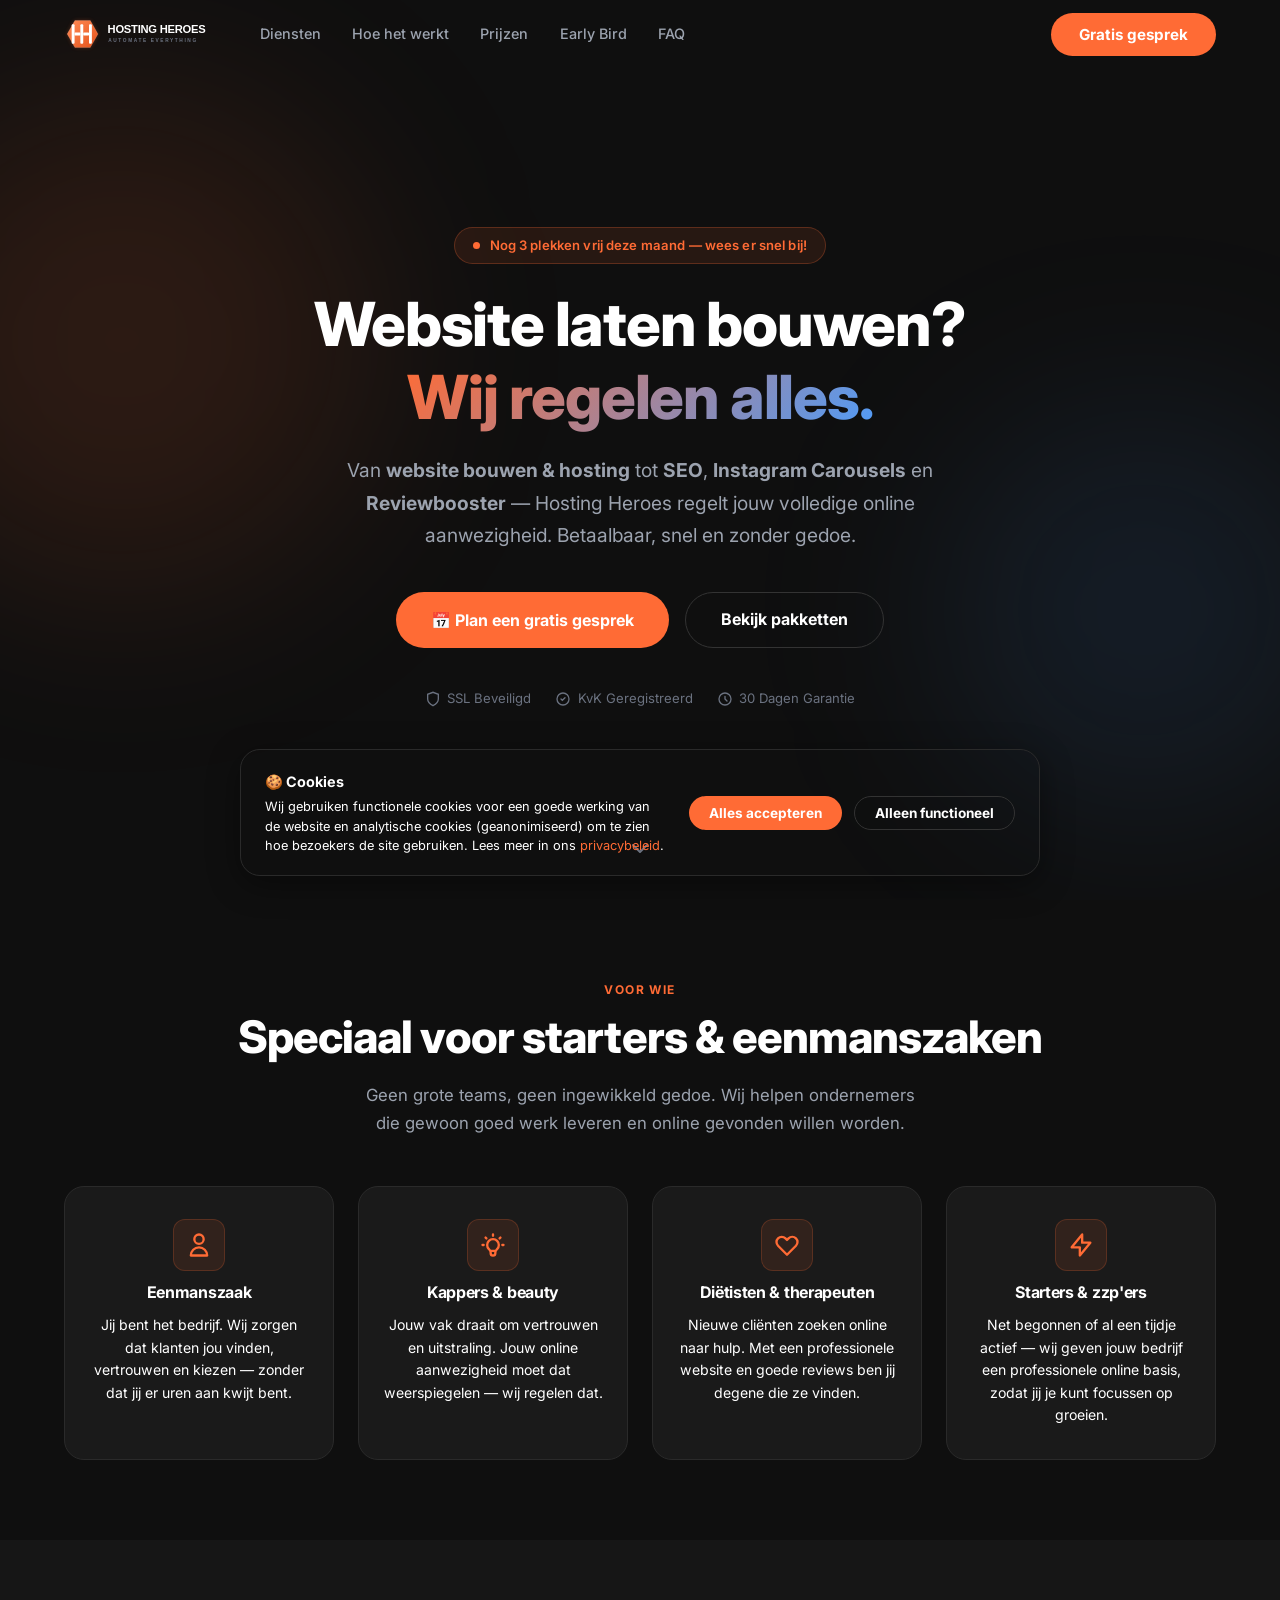
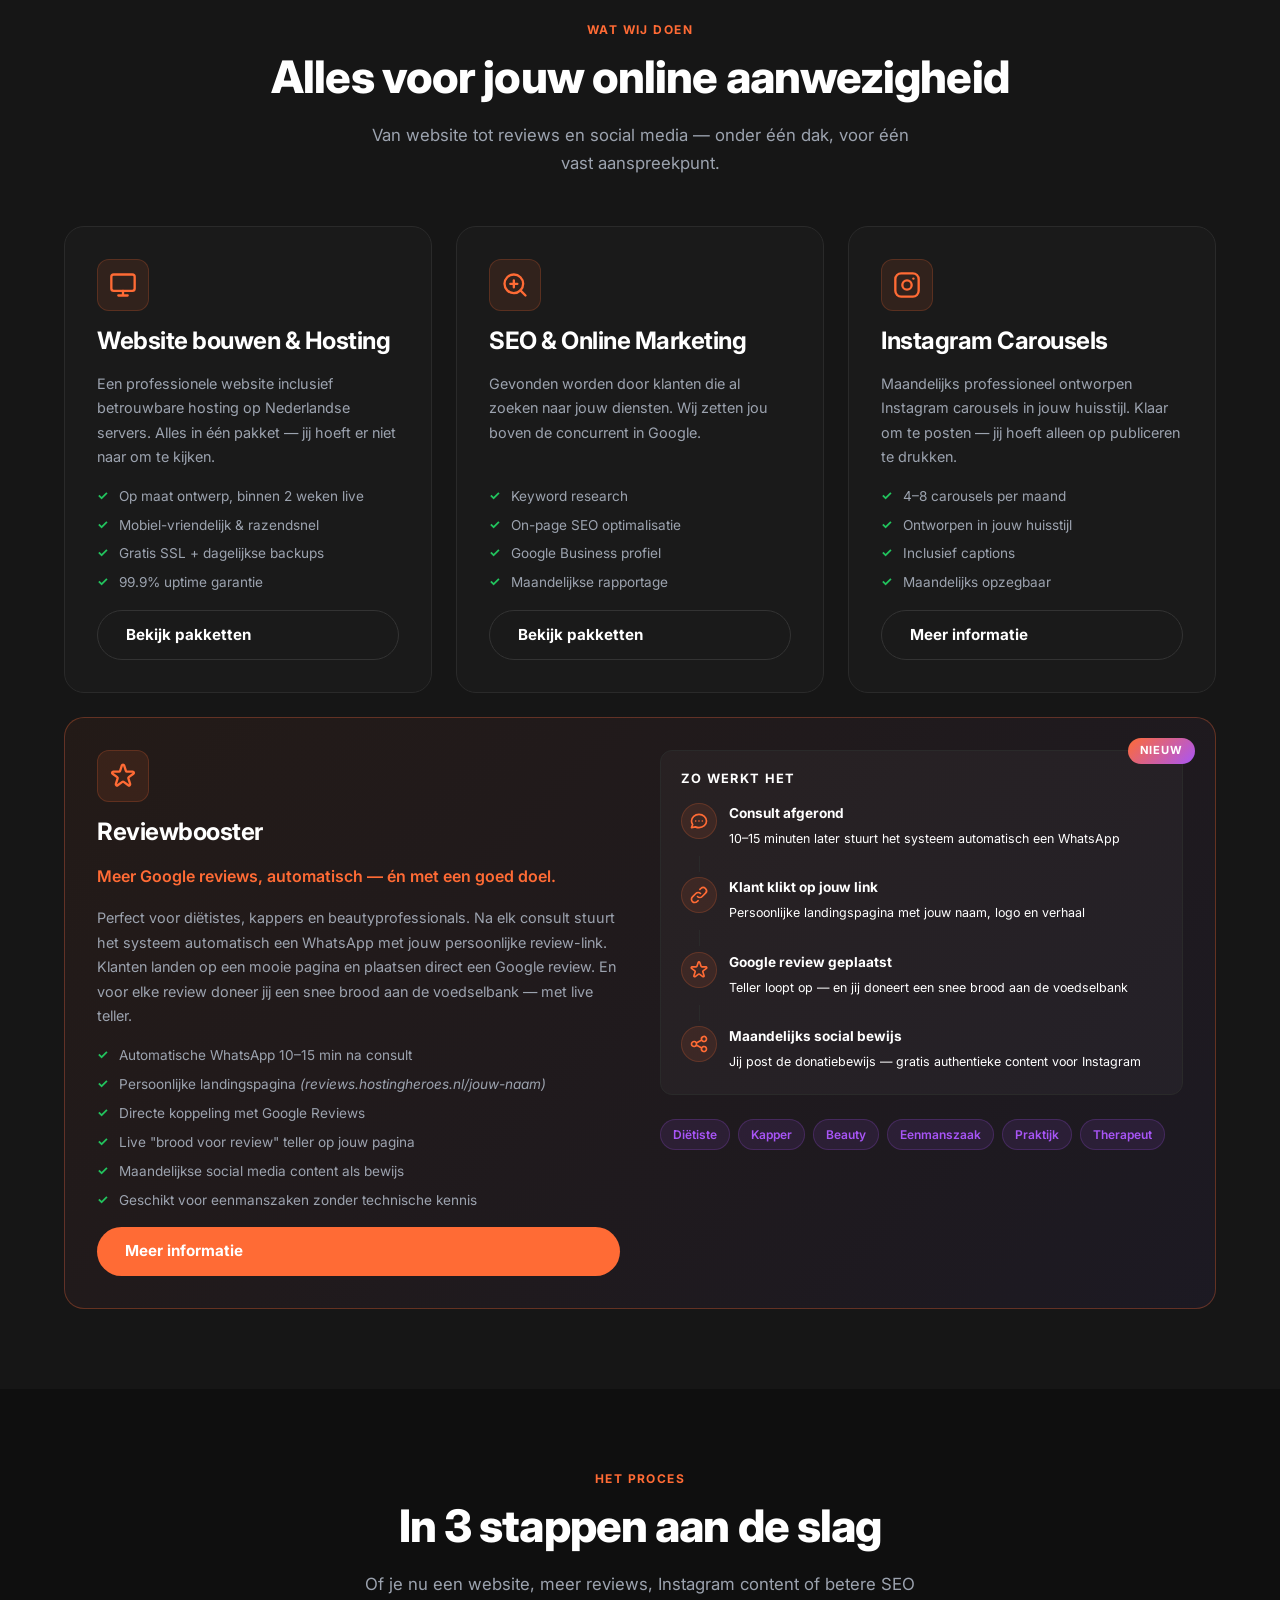
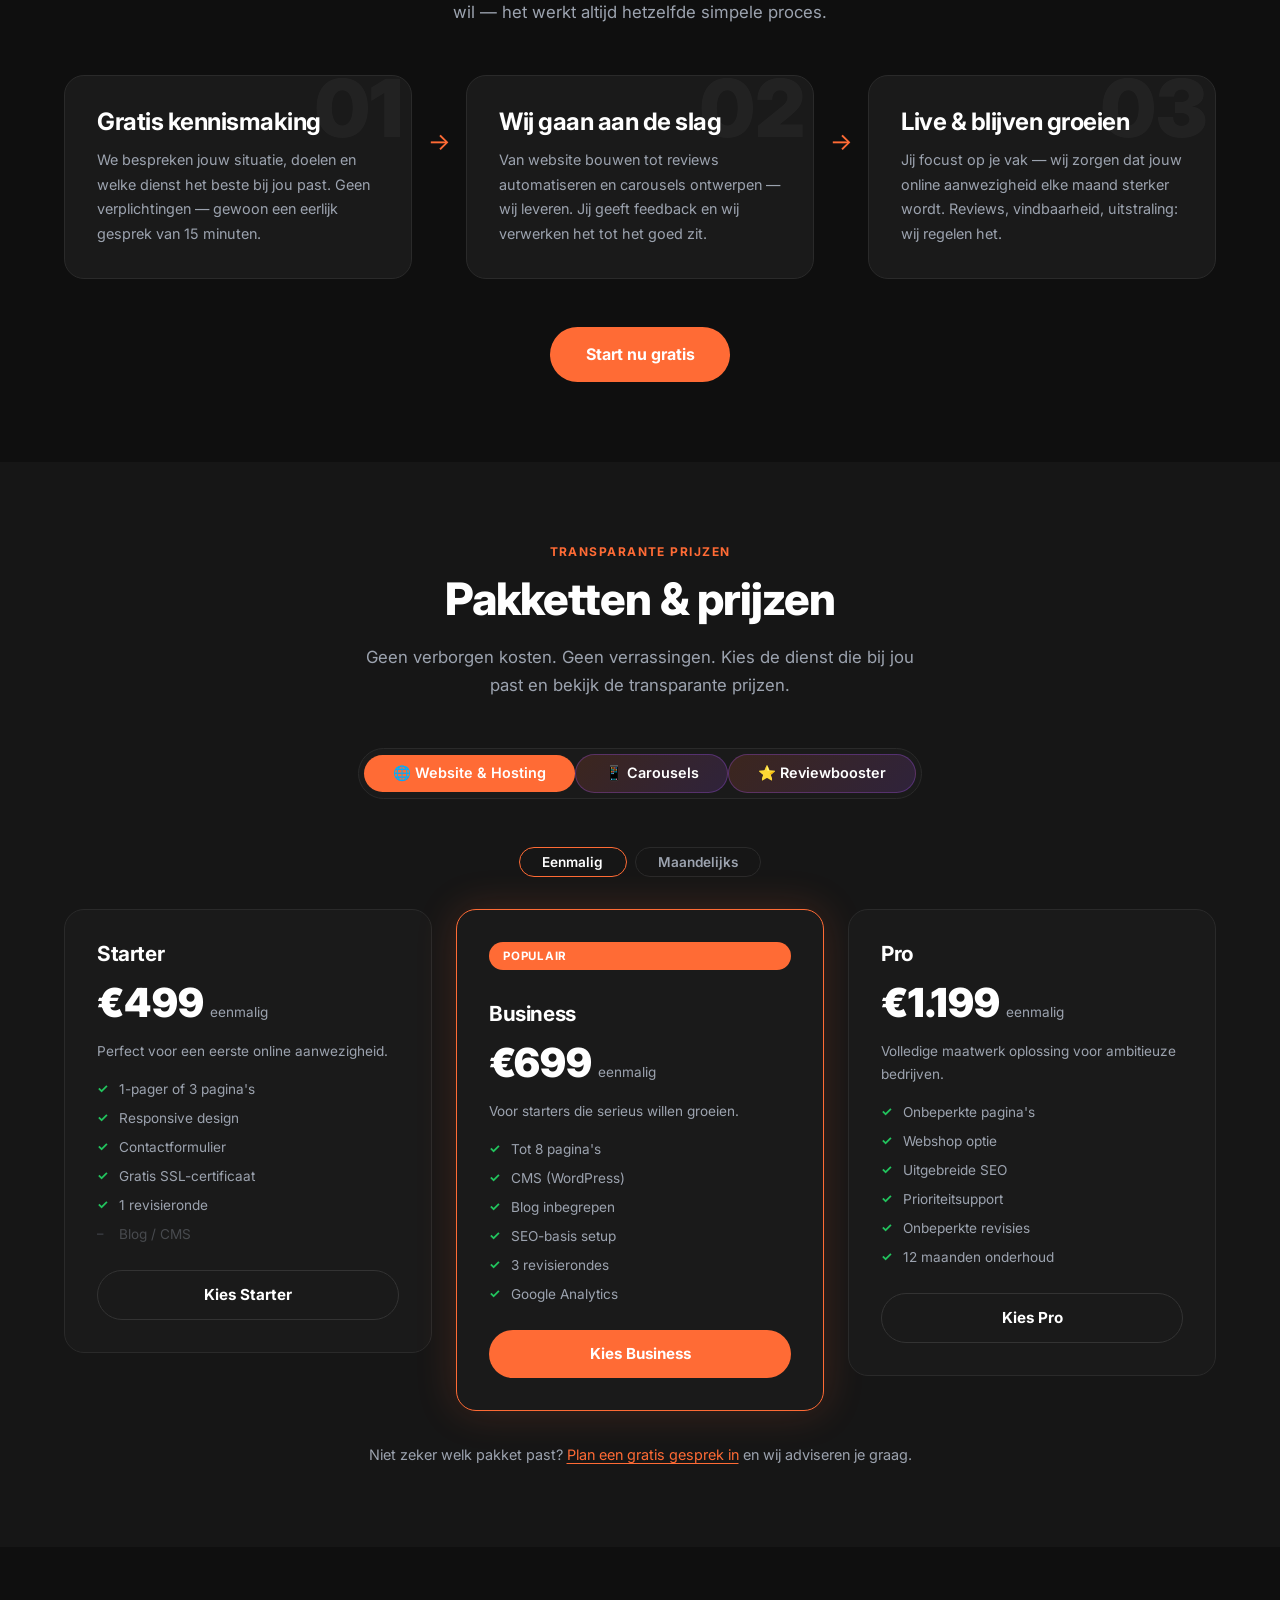
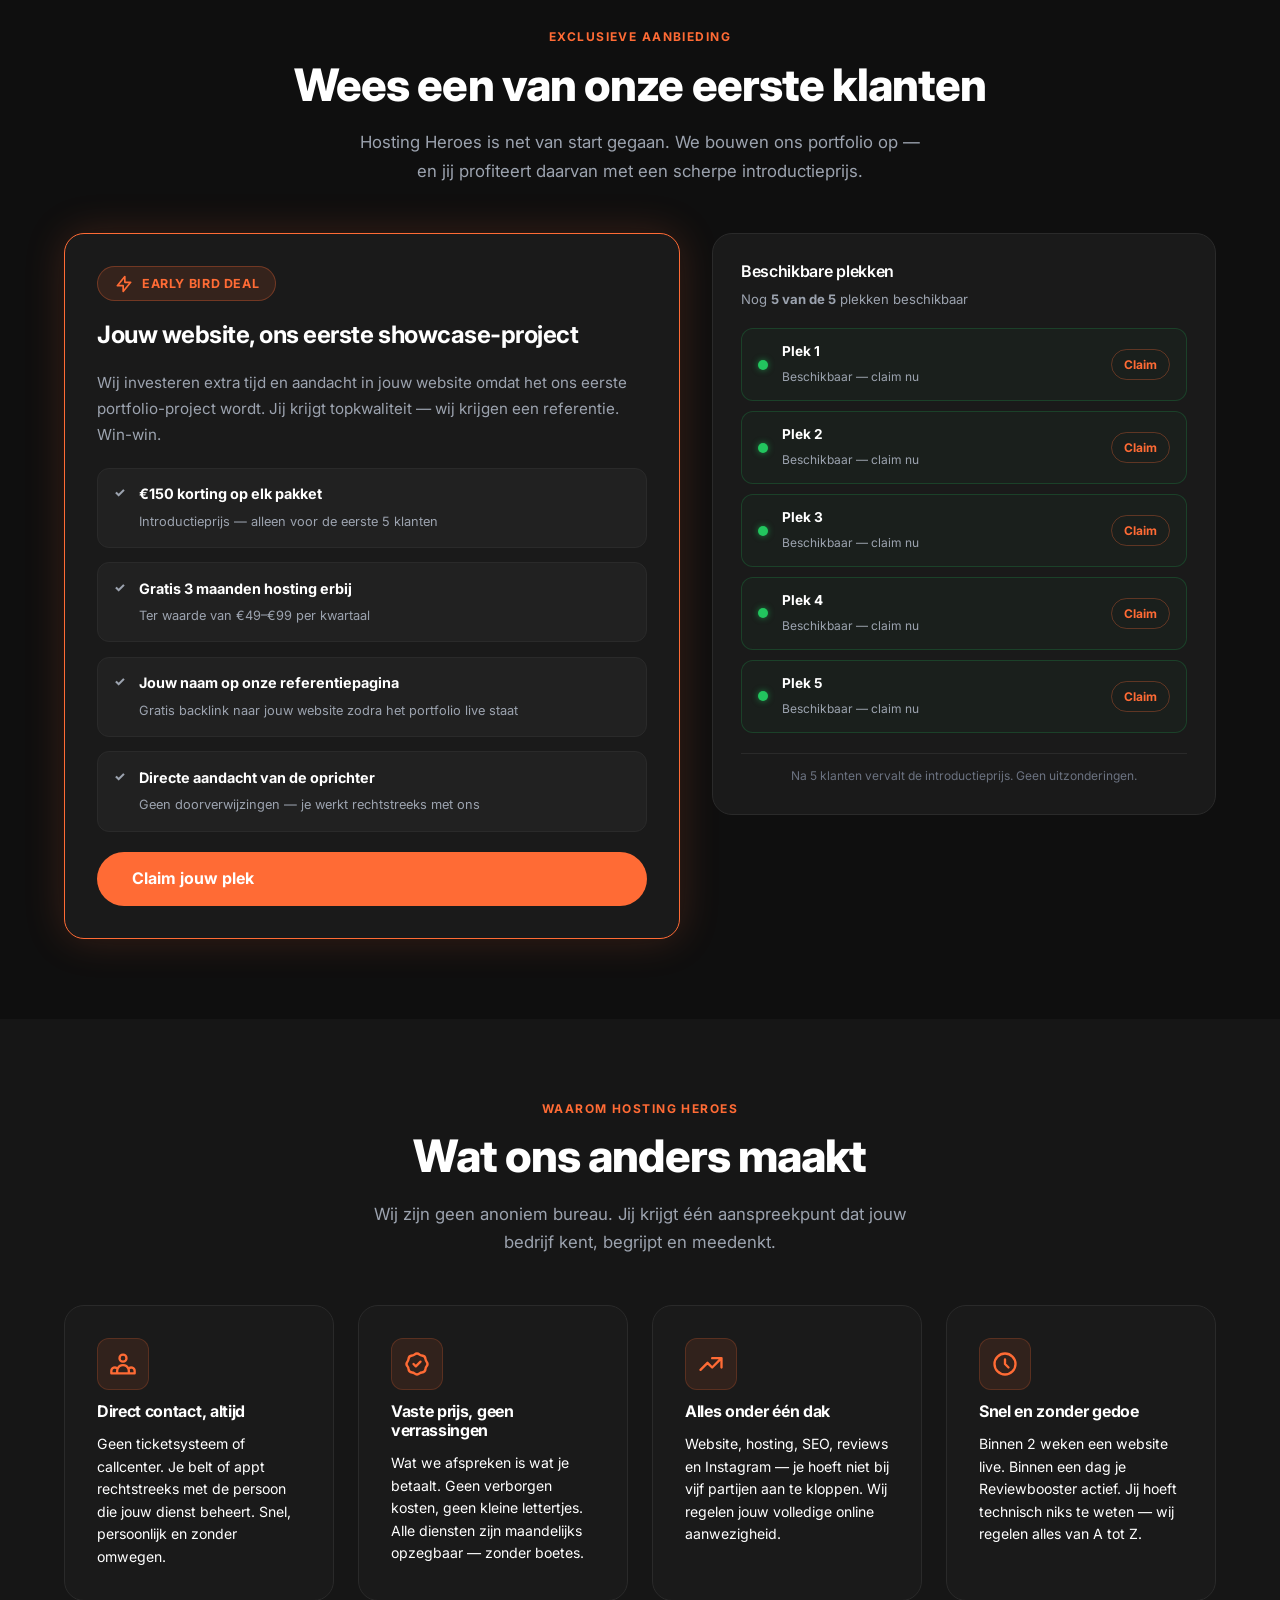
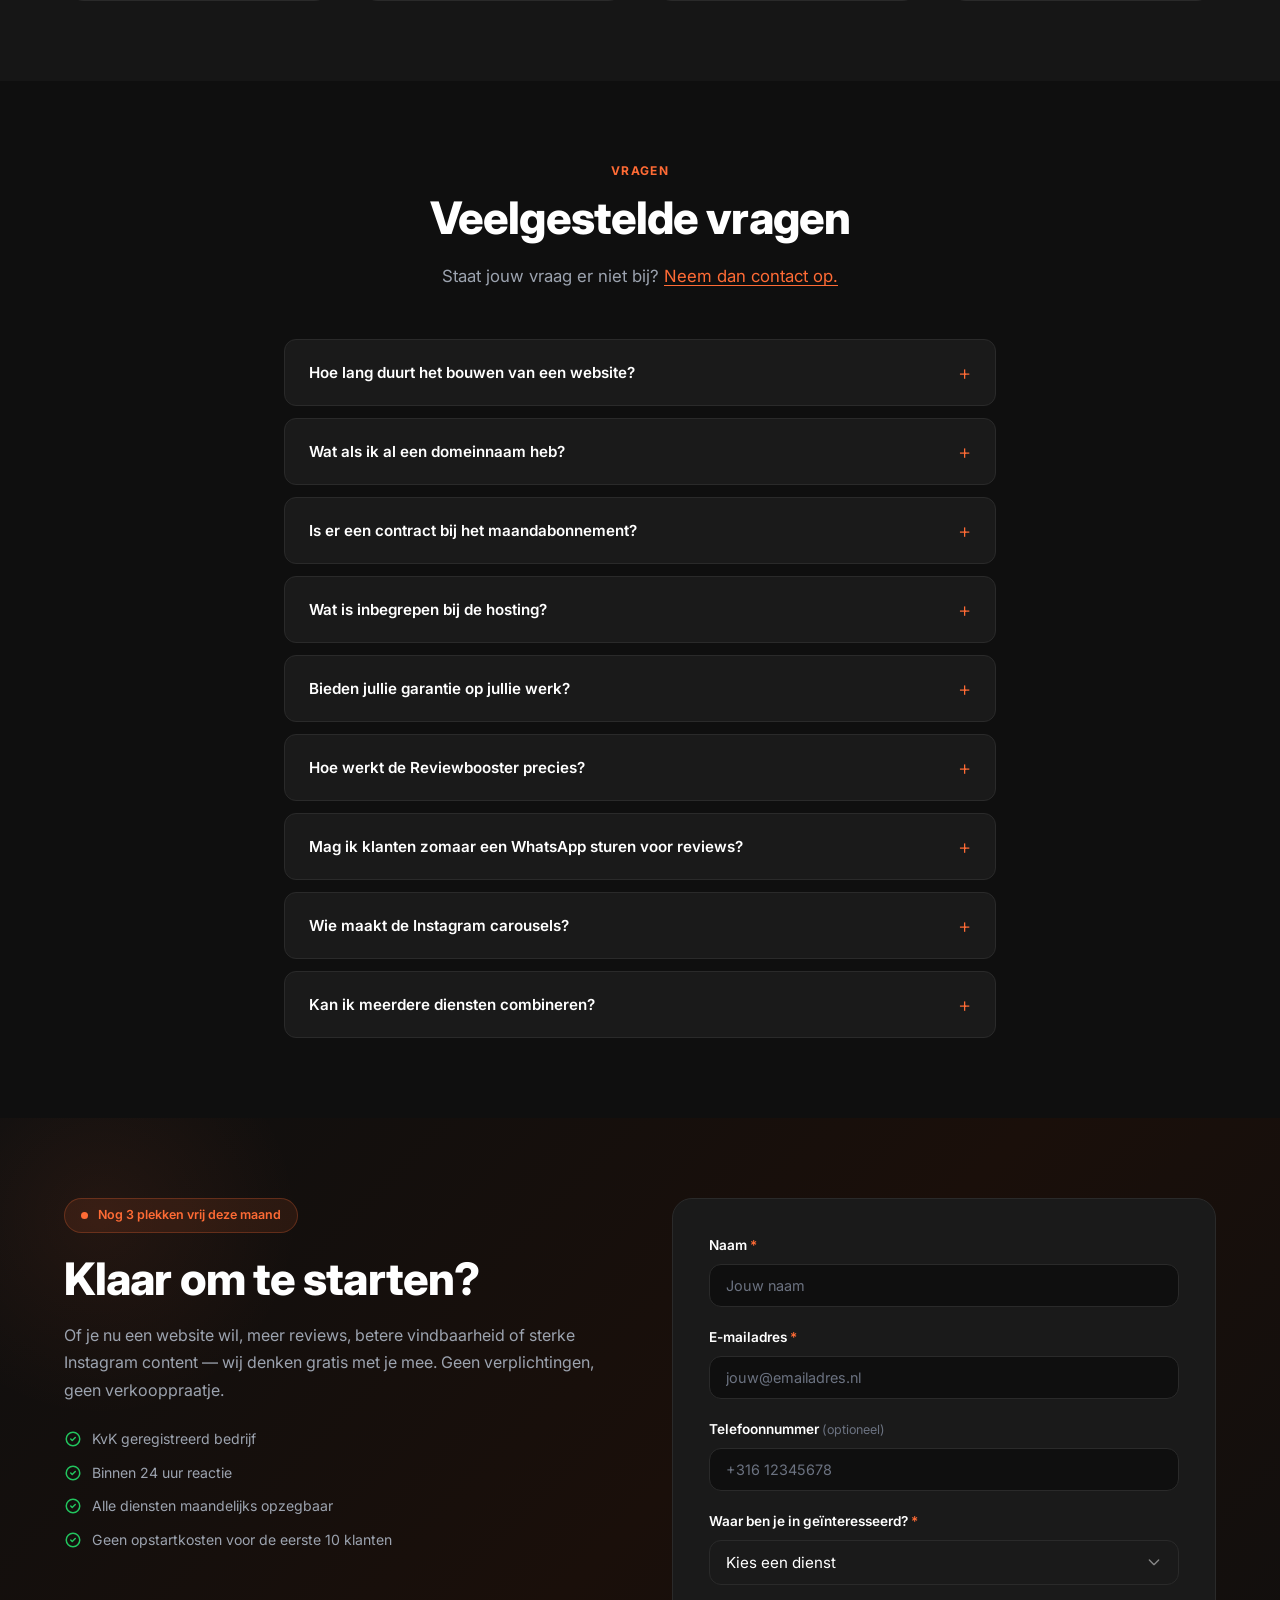
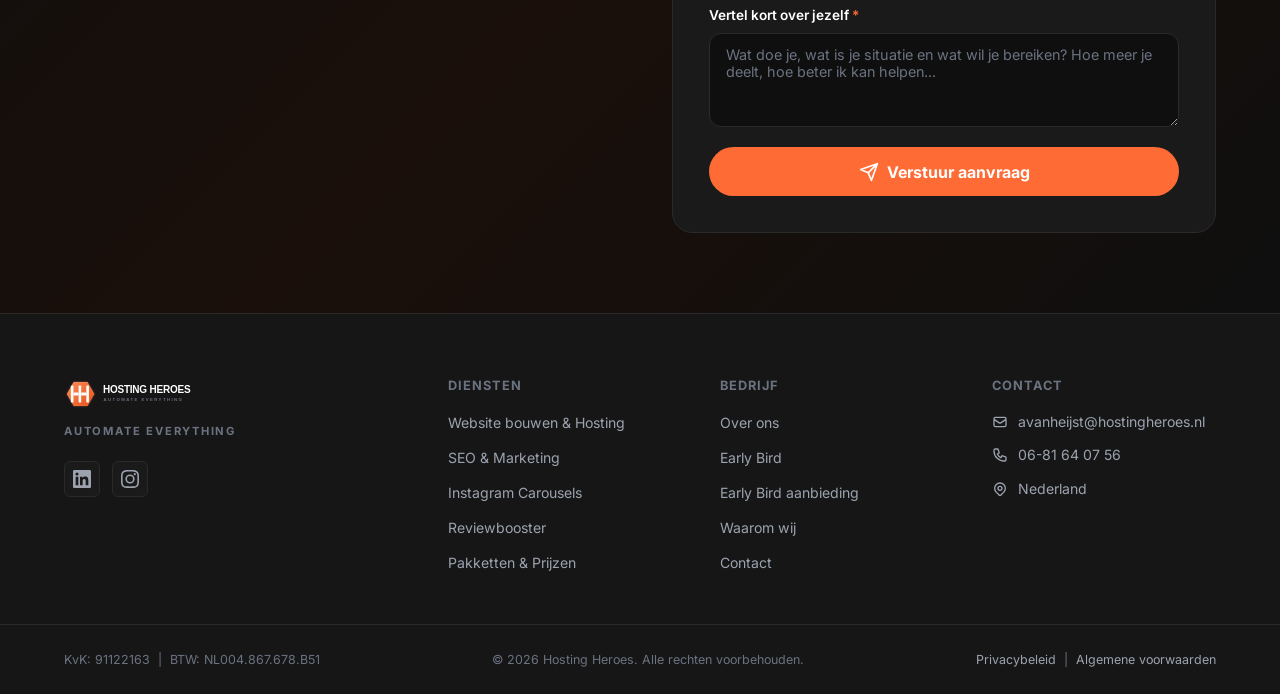
<file: index.html>
<!DOCTYPE html>
<html lang="nl">
<head>
  <meta charset="UTF-8">
  <meta name="viewport" content="width=device-width, initial-scale=1.0">
  <meta name="description" content="Website laten bouwen voor jouw bedrijf? Hosting Heroes levert professionele websites, snelle webhosting en SEO-optimalisatie voor starters en MKB in Nederland. Betaalbaar, binnen 2 weken online.">
  <meta name="robots" content="index, follow">
  <link rel="canonical" href="https://www.hostingheroes.nl/">
  <meta property="og:type" content="website">
  <meta property="og:url" content="https://www.hostingheroes.nl/">
  <meta property="og:locale" content="nl_NL">
  <meta property="og:site_name" content="Hosting Heroes">
  <meta property="og:title" content="Website Laten Bouwen | Webhosting & SEO Nederland | Hosting Heroes">
  <meta property="og:description" content="Professionele website laten bouwen voor jouw bedrijf? Hosting Heroes regelt website, webhosting en SEO — betaalbaar en zonder gedoe.">
  <meta property="og:image" content="https://www.hostingheroes.nl/assets/logo.png">
  <meta name="twitter:card" content="summary_large_image">
  <meta name="twitter:title" content="Website Laten Bouwen | Webhosting & SEO | Hosting Heroes">
  <meta name="twitter:description" content="Professionele websites, webhosting en SEO voor starters in Nederland. Betaalbaar, snel en zonder gedoe.">
  <meta name="twitter:image" content="https://www.hostingheroes.nl/assets/logo.png">
  <title>Website Laten Bouwen | Webhosting & SEO Nederland | Hosting Heroes</title>
  <link rel="preconnect" href="https://fonts.googleapis.com">
  <link rel="preconnect" href="https://fonts.gstatic.com" crossorigin>
  <link href="https://fonts.googleapis.com/css2?family=Inter:wght@400;500;600;700;800;900&display=swap" rel="stylesheet">
  <link rel="stylesheet" href="style.css">
  <link rel="icon" href="assets/favicon.svg" type="image/svg+xml">
  <link rel="icon" href="assets/favicon.svg" sizes="any">

  <script type="application/ld+json">
  {
    "@context": "https://schema.org",
    "@type": "ProfessionalService",
    "name": "Hosting Heroes",
    "url": "https://www.hostingheroes.nl",
    "logo": "https://www.hostingheroes.nl/assets/logo.png",
    "image": "https://www.hostingheroes.nl/assets/logo.png",
    "description": "Professionele websites laten bouwen, webhosting en SEO-optimalisatie voor starters en MKB in Nederland. Betaalbaar, snel en zonder gedoe.",
    "areaServed": {
      "@type": "Country",
      "name": "Nederland"
    },
    "address": {
      "@type": "PostalAddress",
      "addressCountry": "NL"
    },
    "contactPoint": {
      "@type": "ContactPoint",
      "vatID": "NL004.867.678.B51",
    "telephone": "+31681640756",
      "email": "avanheijst@hostingheroes.nl",
      "contactType": "customer service",
      "availableLanguage": "Dutch"
    },
    "hasOfferCatalog": {
      "@type": "OfferCatalog",
      "name": "Diensten",
      "itemListElement": [
        {
          "@type": "Offer",
          "itemOffered": {
            "@type": "Service",
            "name": "Website bouwen",
            "description": "Professionele website laten bouwen op maat. Responsive, razendsnel en volledig afgestemd op jouw bedrijf en doelgroep."
          }
        },
        {
          "@type": "Offer",
          "itemOffered": {
            "@type": "Service",
            "name": "Webhosting",
            "description": "Betrouwbare webhosting met dagelijkse backups, gratis SSL-certificaat en Nederlandse servers. 99.9% uptime garantie."
          }
        },
        {
          "@type": "Offer",
          "itemOffered": {
            "@type": "Service",
            "name": "SEO & Marketing",
            "description": "SEO-optimalisatie zodat jouw website gevonden wordt op Google. Keyword research, on-page SEO en maandelijkse rapportage."
          }
        },
        {
          "@type": "Offer",
          "itemOffered": {
            "@type": "Service",
            "name": "Reviewbooster",
            "description": "Automatisch meer Google reviews voor eenmanszaken. Automatische WhatsApp na consult, persoonlijke landingspagina en directe Google Reviews koppeling. Voor diëtistes, kappers en beautyprofessionals."
          }
        }
      ]
    },
    "aggregateRating": {
      "@type": "AggregateRating",
      "ratingValue": "4.9",
      "bestRating": "5",
      "ratingCount": "50"
    }
  }
  </script>

  <script type="application/ld+json">
  {
    "@context": "https://schema.org",
    "@type": "WebSite",
    "name": "Hosting Heroes",
    "url": "https://www.hostingheroes.nl"
  }
  </script>

  <script type="application/ld+json">
  {
    "@context": "https://schema.org",
    "@type": "FAQPage",
    "mainEntity": [
      {
        "@type": "Question",
        "name": "Hoe lang duurt het bouwen van een website?",
        "acceptedAnswer": {
          "@type": "Answer",
          "text": "Gemiddeld duurt een standaard website 1 à 2 weken. Bij grotere of complexere projecten (webshop, maatwerk) kan dit 3 à 4 weken zijn. We bespreken altijd van tevoren een realistische planning."
        }
      },
      {
        "@type": "Question",
        "name": "Wat als ik al een domeinnaam heb?",
        "acceptedAnswer": {
          "@type": "Answer",
          "text": "Geen probleem! Wij koppelen jouw bestaande domeinnaam eenvoudig aan onze hosting. Je hoeft niks te veranderen, wij regelen de technische kant volledig."
        }
      },
      {
        "@type": "Question",
        "name": "Is er een contract bij het maandabonnement?",
        "acceptedAnswer": {
          "@type": "Answer",
          "text": "Nee, onze maandabonnementen zijn maandelijks opzegbaar — geen gedoe, geen boetes. Wij verdienen jouw vertrouwen elke maand opnieuw."
        }
      },
      {
        "@type": "Question",
        "name": "Wat is inbegrepen bij de hosting?",
        "acceptedAnswer": {
          "@type": "Answer",
          "text": "Bij alle hostingpakketten zijn inbegrepen: een gratis SSL-certificaat, dagelijkse backups, technische updates, monitoring en e-mailondersteuning. Je website staat veilig en snel online."
        }
      },
      {
        "@type": "Question",
        "name": "Bieden jullie garantie op jullie werk?",
        "acceptedAnswer": {
          "@type": "Answer",
          "text": "Ja, wij bieden 30 dagen tevredenheidsgarantie. Ben je binnen 30 dagen na oplevering niet tevreden? Dan lossen wij het kosteloos op of storten wij je geld terug."
        }
      }
    ]
  }
  </script>
</head>
<body>

  <!-- ========== NAVBAR ========== -->
  <nav id="navbar">
    <div class="container navbar__inner">
      <a href="#" class="navbar__logo">
        <img src="assets/logo.svg" alt="Hosting Heroes" height="36">
      </a>
      <ul class="navbar__links" id="nav-links">
        <li><a href="#diensten">Diensten</a></li>
        <li><a href="#hoe-het-werkt">Hoe het werkt</a></li>
        <li><a href="#pricing">Prijzen</a></li>
        <li><a href="#portfolio">Early Bird</a></li>
        <li><a href="#faq">FAQ</a></li>
      </ul>
      <button onclick="Calendly.initPopupWidget({url:'https://calendly.com/avanheijst-hostingheroes/meeting'});return false;" class="btn-primary navbar__cta">Gratis gesprek</button>
      <button class="navbar__hamburger" id="hamburger" aria-label="Menu openen" aria-expanded="false">
        <span></span><span></span><span></span>
      </button>
    </div>
  </nav>

  <!-- ========== HERO ========== -->
  <section id="hero">
    <div class="hero__blob hero__blob--1"></div>
    <div class="hero__blob hero__blob--2"></div>
    <div class="container hero__content">
      <span class="hero__eyebrow">
        <span class="eyebrow__dot"></span>
        Nog 3 plekken vrij deze maand — wees er snel bij!
      </span>
      <h1 class="hero__title">
        Website laten bouwen?<br>
        <span class="gradient-text">Wij regelen alles.</span>
      </h1>
      <p class="hero__subtitle">
        Van <strong>website bouwen & hosting</strong> tot <strong>SEO</strong>, <strong>Instagram Carousels</strong> en <strong>Reviewbooster</strong> — Hosting Heroes regelt jouw volledige online aanwezigheid. Betaalbaar, snel en zonder gedoe.
      </p>
      <div class="hero__ctas">
        <button onclick="Calendly.initPopupWidget({url:'https://calendly.com/avanheijst-hostingheroes/meeting'});return false;" class="btn-primary btn-lg">
          📅 Plan een gratis gesprek
        </button>
        <a href="#pricing" class="btn-secondary btn-lg">Bekijk pakketten</a>
      </div>
      <div class="hero__trust-mini">
        <span>
          <svg width="16" height="16" fill="none" viewBox="0 0 24 24"><path stroke="currentColor" stroke-width="2" stroke-linecap="round" d="M12 22s8-4 8-10V5l-8-3-8 3v7c0 6 8 10 8 10z"/></svg>
          SSL Beveiligd
        </span>
        <span>
          <svg width="16" height="16" fill="none" viewBox="0 0 24 24"><path stroke="currentColor" stroke-width="2" stroke-linecap="round" d="M9 12l2 2 4-4m6 2a9 9 0 11-18 0 9 9 0 0118 0z"/></svg>
          KvK Geregistreerd
        </span>
        <span>
          <svg width="16" height="16" fill="none" viewBox="0 0 24 24"><path stroke="currentColor" stroke-width="2" stroke-linecap="round" d="M12 8v4l3 3m6-3a9 9 0 11-18 0 9 9 0 0118 0z"/></svg>
          30 Dagen Garantie
        </span>
      </div>
    </div>
    <div class="hero__scroll-indicator">
      <svg width="24" height="24" fill="none" viewBox="0 0 24 24"><path stroke="currentColor" stroke-width="2" stroke-linecap="round" stroke-linejoin="round" d="M19 9l-7 7-7-7"/></svg>
    </div>
  </section>

  <!-- ========== VOOR WIE ========== -->
  <section class="section" id="voor-wie">
    <div class="container">
      <div class="section-label animate-on-scroll">Voor wie</div>
      <h2 class="section-title animate-on-scroll">Speciaal voor starters & eenmanszaken</h2>
      <p class="section-sub animate-on-scroll">Geen grote teams, geen ingewikkeld gedoe. Wij helpen ondernemers die gewoon goed werk leveren en online gevonden willen worden.</p>
      <div class="voor-wie-grid">
        <div class="voor-wie-card card animate-on-scroll" data-delay="0">
          <div class="icon-box">
            <svg width="28" height="28" fill="none" viewBox="0 0 24 24"><path stroke="currentColor" stroke-width="2" stroke-linecap="round" stroke-linejoin="round" d="M16 7a4 4 0 11-8 0 4 4 0 018 0zM12 14a7 7 0 00-7 7h14a7 7 0 00-7-7z"/></svg>
          </div>
          <h3>Eenmanszaak</h3>
          <p>Jij bent het bedrijf. Wij zorgen dat klanten jou vinden, vertrouwen en kiezen — zonder dat jij er uren aan kwijt bent.</p>
        </div>
        <div class="voor-wie-card card animate-on-scroll" data-delay="100">
          <div class="icon-box">
            <svg width="28" height="28" fill="none" viewBox="0 0 24 24"><path stroke="currentColor" stroke-width="2" stroke-linecap="round" stroke-linejoin="round" d="M9.663 17h4.673M12 3v1m6.364 1.636l-.707.707M21 12h-1M4 12H3m3.343-5.657l-.707-.707m2.828 9.9a5 5 0 117.072 0l-.548.547A3.374 3.374 0 0014 18.469V19a2 2 0 11-4 0v-.531c0-.895-.356-1.754-.988-2.386l-.548-.547z"/></svg>
          </div>
          <h3>Kappers & beauty</h3>
          <p>Jouw vak draait om vertrouwen en uitstraling. Jouw online aanwezigheid moet dat weerspiegelen — wij regelen dat.</p>
        </div>
        <div class="voor-wie-card card animate-on-scroll" data-delay="200">
          <div class="icon-box">
            <svg width="28" height="28" fill="none" viewBox="0 0 24 24"><path stroke="currentColor" stroke-width="2" stroke-linecap="round" stroke-linejoin="round" d="M4.318 6.318a4.5 4.5 0 000 6.364L12 20.364l7.682-7.682a4.5 4.5 0 00-6.364-6.364L12 7.636l-1.318-1.318a4.5 4.5 0 00-6.364 0z"/></svg>
          </div>
          <h3>Diëtisten & therapeuten</h3>
          <p>Nieuwe cliënten zoeken online naar hulp. Met een professionele website en goede reviews ben jij degene die ze vinden.</p>
        </div>
        <div class="voor-wie-card card animate-on-scroll" data-delay="300">
          <div class="icon-box">
            <svg width="28" height="28" fill="none" viewBox="0 0 24 24"><path stroke="currentColor" stroke-width="2" stroke-linecap="round" stroke-linejoin="round" d="M13 10V3L4 14h7v7l9-11h-7z"/></svg>
          </div>
          <h3>Starters & zzp'ers</h3>
          <p>Net begonnen of al een tijdje actief — wij geven jouw bedrijf een professionele online basis, zodat jij je kunt focussen op groeien.</p>
        </div>
      </div>
    </div>
  </section>

  <!-- ========== DIENSTEN ========== -->
  <section class="section section--alt" id="diensten">
    <div class="container">
      <div class="section-label animate-on-scroll">Wat wij doen</div>
      <h2 class="section-title animate-on-scroll">Alles voor jouw online aanwezigheid</h2>
      <p class="section-sub animate-on-scroll">Van website tot reviews en social media — onder één dak, voor één vast aanspreekpunt.</p>
      <div class="services-grid">
        <div class="service-card card animate-on-scroll" data-delay="0">
          <div class="icon-box">
            <svg width="28" height="28" fill="none" viewBox="0 0 24 24"><rect x="2" y="3" width="20" height="14" rx="2" stroke="currentColor" stroke-width="2"/><path stroke="currentColor" stroke-width="2" stroke-linecap="round" d="M8 21h8M12 17v4"/></svg>
          </div>
          <h3>Website bouwen & Hosting</h3>
          <p>Een professionele website inclusief betrouwbare hosting op Nederlandse servers. Alles in één pakket — jij hoeft er niet naar om te kijken.</p>
          <ul class="feature-list">
            <li>Op maat ontwerp, binnen 2 weken live</li>
            <li>Mobiel-vriendelijk & razendsnel</li>
            <li>Gratis SSL + dagelijkse backups</li>
            <li>99.9% uptime garantie</li>
          </ul>
          <a href="#pricing" class="btn-secondary">Bekijk pakketten</a>
        </div>
        <div class="service-card card animate-on-scroll" data-delay="100">
          <div class="icon-box">
            <svg width="28" height="28" fill="none" viewBox="0 0 24 24"><circle cx="11" cy="11" r="8" stroke="currentColor" stroke-width="2"/><path stroke="currentColor" stroke-width="2" stroke-linecap="round" d="M21 21l-4.35-4.35"/><path stroke="currentColor" stroke-width="2" stroke-linecap="round" d="M8 11h6M11 8v6"/></svg>
          </div>
          <h3>SEO & Online Marketing</h3>
          <p>Gevonden worden door klanten die al zoeken naar jouw diensten. Wij zetten jou boven de concurrent in Google.</p>
          <ul class="feature-list">
            <li>Keyword research</li>
            <li>On-page SEO optimalisatie</li>
            <li>Google Business profiel</li>
            <li>Maandelijkse rapportage</li>
          </ul>
          <a href="#pricing" class="btn-secondary">Bekijk pakketten</a>
        </div>
        <div class="service-card card animate-on-scroll" data-delay="200">
          <div class="icon-box">
            <svg width="28" height="28" fill="none" viewBox="0 0 24 24"><rect x="2" y="2" width="20" height="20" rx="5" stroke="currentColor" stroke-width="2"/><circle cx="12" cy="12" r="4" stroke="currentColor" stroke-width="2"/><circle cx="17.5" cy="6.5" r="1" fill="currentColor"/></svg>
          </div>
          <h3>Instagram Carousels</h3>
          <p>Maandelijks professioneel ontworpen Instagram carousels in jouw huisstijl. Klaar om te posten — jij hoeft alleen op publiceren te drukken.</p>
          <ul class="feature-list">
            <li>4–8 carousels per maand</li>
            <li>Ontworpen in jouw huisstijl</li>
            <li>Inclusief captions</li>
            <li>Maandelijks opzegbaar</li>
          </ul>
          <a href="#contact" class="btn-secondary">Meer informatie</a>
        </div>

        <!-- Reviewbooster — full-width featured card -->
        <div class="service-card service-card--reviewbooster card animate-on-scroll" data-delay="0">
          <span class="badge badge--new">Nieuw</span>
          <div class="reviewbooster-inner">
            <div class="reviewbooster-left">
              <div class="icon-box">
                <svg width="28" height="28" fill="none" viewBox="0 0 24 24"><path stroke="currentColor" stroke-width="2" stroke-linecap="round" stroke-linejoin="round" d="M11.049 2.927c.3-.921 1.603-.921 1.902 0l1.519 4.674a1 1 0 00.95.69h4.915c.969 0 1.371 1.24.588 1.81l-3.976 2.888a1 1 0 00-.363 1.118l1.518 4.674c.3.922-.755 1.688-1.538 1.118l-3.976-2.888a1 1 0 00-1.176 0l-3.976 2.888c-.783.57-1.838-.197-1.538-1.118l1.518-4.674a1 1 0 00-.363-1.118l-3.976-2.888c-.784-.57-.38-1.81.588-1.81h4.914a1 1 0 00.951-.69l1.519-4.674z"/></svg>
              </div>
              <h3>Reviewbooster</h3>
              <p class="reviewbooster-tagline">Meer Google reviews, automatisch — én met een goed doel.</p>
              <p>Perfect voor diëtistes, kappers en beautyprofessionals. Na elk consult stuurt het systeem automatisch een WhatsApp met jouw persoonlijke review-link. Klanten landen op een mooie pagina en plaatsen direct een Google review. En voor elke review doneer jij een snee brood aan de voedselbank — met live teller.</p>
              <ul class="feature-list">
                <li>Automatische WhatsApp 10–15 min na consult</li>
                <li>Persoonlijke landingspagina <em>(reviews.hostingheroes.nl/jouw-naam)</em></li>
                <li>Directe koppeling met Google Reviews</li>
                <li>Live "brood voor review" teller op jouw pagina</li>
                <li>Maandelijkse social media content als bewijs</li>
                <li>Geschikt voor eenmanszaken zonder technische kennis</li>
              </ul>
              <a href="#contact" class="btn-primary">Meer informatie</a>
            </div>
            <div class="reviewbooster-right">
              <div class="rb-how-it-works">
                <h4>Zo werkt het</h4>
                <div class="rb-step">
                  <div class="rb-step__icon">
                    <svg width="20" height="20" fill="none" viewBox="0 0 24 24"><path stroke="currentColor" stroke-width="2" stroke-linecap="round" stroke-linejoin="round" d="M8 12h.01M12 12h.01M16 12h.01M21 12c0 4.418-4.03 8-9 8a9.863 9.863 0 01-4.255-.949L3 20l1.395-3.72C3.512 15.042 3 13.574 3 12c0-4.418 4.03-8 9-8s9 3.582 9 8z"/></svg>
                  </div>
                  <div>
                    <strong>Consult afgerond</strong>
                    <span>10–15 minuten later stuurt het systeem automatisch een WhatsApp</span>
                  </div>
                </div>
                <div class="rb-connector"></div>
                <div class="rb-step">
                  <div class="rb-step__icon">
                    <svg width="20" height="20" fill="none" viewBox="0 0 24 24"><path stroke="currentColor" stroke-width="2" stroke-linecap="round" stroke-linejoin="round" d="M13.828 10.172a4 4 0 00-5.656 0l-4 4a4 4 0 105.656 5.656l1.102-1.101m-.758-4.899a4 4 0 005.656 0l4-4a4 4 0 00-5.656-5.656l-1.1 1.1"/></svg>
                  </div>
                  <div>
                    <strong>Klant klikt op jouw link</strong>
                    <span>Persoonlijke landingspagina met jouw naam, logo en verhaal</span>
                  </div>
                </div>
                <div class="rb-connector"></div>
                <div class="rb-step">
                  <div class="rb-step__icon">
                    <svg width="20" height="20" fill="none" viewBox="0 0 24 24"><path stroke="currentColor" stroke-width="2" stroke-linecap="round" stroke-linejoin="round" d="M11.049 2.927c.3-.921 1.603-.921 1.902 0l1.519 4.674a1 1 0 00.95.69h4.915c.969 0 1.371 1.24.588 1.81l-3.976 2.888a1 1 0 00-.363 1.118l1.518 4.674c.3.922-.755 1.688-1.538 1.118l-3.976-2.888a1 1 0 00-1.176 0l-3.976 2.888c-.783.57-1.838-.197-1.538-1.118l1.518-4.674a1 1 0 00-.363-1.118l-3.976-2.888c-.784-.57-.38-1.81.588-1.81h4.914a1 1 0 00.951-.69l1.519-4.674z"/></svg>
                  </div>
                  <div>
                    <strong>Google review geplaatst</strong>
                    <span>Teller loopt op — en jij doneert een snee brood aan de voedselbank</span>
                  </div>
                </div>
                <div class="rb-connector"></div>
                <div class="rb-step">
                  <div class="rb-step__icon">
                    <svg width="20" height="20" fill="none" viewBox="0 0 24 24"><path stroke="currentColor" stroke-width="2" stroke-linecap="round" stroke-linejoin="round" d="M8.684 13.342C8.886 12.938 9 12.482 9 12c0-.482-.114-.938-.316-1.342m0 2.684a3 3 0 110-2.684m0 2.684l6.632 3.316m-6.632-6l6.632-3.316m0 0a3 3 0 105.367-2.684 3 3 0 00-5.367 2.684zm0 9.316a3 3 0 105.368 2.684 3 3 0 00-5.368-2.684z"/></svg>
                  </div>
                  <div>
                    <strong>Maandelijks social bewijs</strong>
                    <span>Jij post de donatiebewijs — gratis authentieke content voor Instagram</span>
                  </div>
                </div>
              </div>
              <div class="rb-niches">
                <span class="rb-niche">Diëtiste</span>
                <span class="rb-niche">Kapper</span>
                <span class="rb-niche">Beauty</span>
                <span class="rb-niche">Eenmanszaak</span>
                <span class="rb-niche">Praktijk</span>
                <span class="rb-niche">Therapeut</span>
              </div>
            </div>
          </div>
        </div>
      </div>
    </div>
  </section>

  <!-- ========== HOE HET WERKT ========== -->
  <section class="section" id="hoe-het-werkt">
    <div class="container">
      <div class="section-label animate-on-scroll">Het proces</div>
      <h2 class="section-title animate-on-scroll">In 3 stappen aan de slag</h2>
      <p class="section-sub animate-on-scroll">Of je nu een website, meer reviews, Instagram content of betere SEO wil — het werkt altijd hetzelfde simpele proces.</p>
      <div class="steps-grid">
        <div class="step animate-on-scroll" data-delay="0">
          <div class="step__number">01</div>
          <div class="step__content">
            <h3>Gratis kennismaking</h3>
            <p>We bespreken jouw situatie, doelen en welke dienst het beste bij jou past. Geen verplichtingen — gewoon een eerlijk gesprek van 15 minuten.</p>
          </div>
        </div>
        <div class="step-connector animate-on-scroll"></div>
        <div class="step animate-on-scroll" data-delay="100">
          <div class="step__number">02</div>
          <div class="step__content">
            <h3>Wij gaan aan de slag</h3>
            <p>Van website bouwen tot reviews automatiseren en carousels ontwerpen — wij leveren. Jij geeft feedback en wij verwerken het tot het goed zit.</p>
          </div>
        </div>
        <div class="step-connector animate-on-scroll"></div>
        <div class="step animate-on-scroll" data-delay="200">
          <div class="step__number">03</div>
          <div class="step__content">
            <h3>Live &amp; blijven groeien</h3>
            <p>Jij focust op je vak — wij zorgen dat jouw online aanwezigheid elke maand sterker wordt. Reviews, vindbaarheid, uitstraling: wij regelen het.</p>
          </div>
        </div>
      </div>
      <div class="steps-cta animate-on-scroll">
        <a href="#contact" class="btn-primary btn-lg">Start nu gratis</a>
      </div>
    </div>
  </section>

  <!-- ========== PRICING ========== -->
  <section class="section section--alt" id="pricing">
    <div class="container">
      <div class="section-label animate-on-scroll">Transparante prijzen</div>
      <h2 class="section-title animate-on-scroll">Pakketten & prijzen</h2>
      <p class="section-sub animate-on-scroll">Geen verborgen kosten. Geen verrassingen. Kies de dienst die bij jou past en bekijk de transparante prijzen.</p>
      <div class="pricing-tabs animate-on-scroll">
        <button class="tab-btn active" data-tab="website">🌐 Website & Hosting</button>
        <button class="tab-btn tab-btn--highlight" data-tab="carousel">📱 Carousels</button>
        <button class="tab-btn tab-btn--highlight" data-tab="reviewbooster">⭐ Reviewbooster</button>
      </div>

      <!-- Website & Hosting (eenmalig + maandelijks) -->
      <div id="tab-website" class="tab-website-wrapper">
        <div class="pricing-subtabs animate-on-scroll">
          <button class="subtab-btn active" data-subtab="eenmalig">Eenmalig</button>
          <button class="subtab-btn" data-subtab="maandelijks">Maandelijks</button>
        </div>

      <!-- Eenmalig -->
      <div class="pricing-grid" id="tab-eenmalig">
        <div class="pricing-card card animate-on-scroll" data-delay="0">
          <h3>Starter</h3>
          <div class="price">
            <span class="price__amount">€499</span>
            <span class="price__period">eenmalig</span>
          </div>
          <p class="price__desc">Perfect voor een eerste online aanwezigheid.</p>
          <ul class="feature-list feature-list--pricing">
            <li>1-pager of 3 pagina's</li>
            <li>Responsive design</li>
            <li>Contactformulier</li>
            <li>Gratis SSL-certificaat</li>
            <li>1 revisieronde</li>
            <li class="disabled">Blog / CMS</li>
          </ul>
          <a href="#contact" class="btn-secondary btn-full">Kies Starter</a>
        </div>
        <div class="pricing-card card pricing-card--featured animate-on-scroll" data-delay="100">
          <span class="badge">Populair</span>
          <h3>Business</h3>
          <div class="price">
            <span class="price__amount">€699</span>
            <span class="price__period">eenmalig</span>
          </div>
          <p class="price__desc">Voor starters die serieus willen groeien.</p>
          <ul class="feature-list feature-list--pricing">
            <li>Tot 8 pagina's</li>
            <li>CMS (WordPress)</li>
            <li>Blog inbegrepen</li>
            <li>SEO-basis setup</li>
            <li>3 revisierondes</li>
            <li>Google Analytics</li>
          </ul>
          <a href="#contact" class="btn-primary btn-full">Kies Business</a>
        </div>
        <div class="pricing-card card animate-on-scroll" data-delay="200">
          <h3>Pro</h3>
          <div class="price">
            <span class="price__amount">€1.199</span>
            <span class="price__period">eenmalig</span>
          </div>
          <p class="price__desc">Volledige maatwerk oplossing voor ambitieuze bedrijven.</p>
          <ul class="feature-list feature-list--pricing">
            <li>Onbeperkte pagina's</li>
            <li>Webshop optie</li>
            <li>Uitgebreide SEO</li>
            <li>Prioriteitsupport</li>
            <li>Onbeperkte revisies</li>
            <li>12 maanden onderhoud</li>
          </ul>
          <a href="#contact" class="btn-secondary btn-full">Kies Pro</a>
        </div>
      </div>

      <!-- Maandelijks -->
      <div class="pricing-grid hidden" id="tab-maandelijks" style="margin-top:0">
        <div class="pricing-card card animate-on-scroll" data-delay="0">
          <h3>Basic</h3>
          <div class="price">
            <span class="price__amount">€49</span>
            <span class="price__period">/maand</span>
          </div>
          <p class="price__desc">Hosting en onderhoud zonder zorgen.</p>
          <ul class="feature-list feature-list--pricing">
            <li>Webhosting inbegrepen</li>
            <li>SSL-certificaat</li>
            <li>Dagelijkse backups</li>
            <li>1 uur support/maand</li>
            <li>Maandelijks opzegbaar</li>
            <li class="disabled">SEO monitoring</li>
          </ul>
          <a href="#contact" class="btn-secondary btn-full">Kies Basic</a>
        </div>
        <div class="pricing-card card pricing-card--featured animate-on-scroll" data-delay="100">
          <span class="badge">Populair</span>
          <h3>Groei</h3>
          <div class="price">
            <span class="price__amount">€69</span>
            <span class="price__period">/maand</span>
          </div>
          <p class="price__desc">Alles voor structurele online groei.</p>
          <ul class="feature-list feature-list--pricing">
            <li>Alles van Basic</li>
            <li>SEO monitoring</li>
            <li>Maandelijkse rapportage</li>
            <li>3 uur support/maand</li>
            <li>Google ranking updates</li>
            <li>Maandelijks opzegbaar</li>
          </ul>
          <a href="#contact" class="btn-primary btn-full">Kies Groei</a>
        </div>
        <div class="pricing-card card animate-on-scroll" data-delay="200">
          <h3>Premium</h3>
          <div class="price">
            <span class="price__amount">€99</span>
            <span class="price__period">/maand</span>
          </div>
          <p class="price__desc">Complete ontzorging voor jouw online succes.</p>
          <ul class="feature-list feature-list--pricing">
            <li>Alles van Groei</li>
            <li>Content updates</li>
            <li>Advertentiebeheer</li>
            <li>Onbeperkt support</li>
            <li>Prioriteitsbehandeling</li>
            <li>Maandelijks opzegbaar</li>
          </ul>
          <a href="#contact" class="btn-secondary btn-full">Kies Premium</a>
        </div>
      </div>
      </div><!-- /tab-website -->

      <!-- Instagram Carousels -->
      <div id="tab-carousel" class="hidden">
        <div class="new-service-banner animate-on-scroll">
          <span class="new-service-badge">📱 Nieuwe dienst</span>
          <p>Instagram Carousels is een gloednieuwe dienst. Normaal rekenen wij <strong>€149 opstartkosten</strong> — voor de eerste <strong>10 klanten</strong> laten we die volledig vallen. Stap nu in en profiteer.</p>
        </div>
        <div class="pricing-grid">
          <div class="pricing-card card animate-on-scroll" data-delay="0">
            <h3>Carousel Starter</h3>
            <div class="price">
              <span class="price__amount">€69</span>
              <span class="price__period">/maand</span>
            </div>
            <p class="price__strike">Normaal + €149 opstartkosten — nu gratis</p>
            <p class="price__desc">Consistent aanwezig op Instagram zonder werk.</p>
            <ul class="feature-list feature-list--pricing">
              <li>4 carousels per maand</li>
              <li>Ontworpen in jouw huisstijl</li>
              <li>Inclusief captions</li>
              <li>Klaar om te posten</li>
              <li>Maandelijks opzegbaar</li>
              <li class="disabled">Strategie & planning</li>
            </ul>
            <a href="#contact" class="btn-secondary btn-full">Kies Starter</a>
          </div>
          <div class="pricing-card card pricing-card--featured animate-on-scroll" data-delay="100">
            <span class="badge">Populair</span>
            <h3>Carousel Groei</h3>
            <div class="price">
              <span class="price__amount">€119</span>
              <span class="price__period">/maand</span>
            </div>
            <p class="price__strike">Normaal + €149 opstartkosten — nu gratis</p>
            <p class="price__desc">Meer zichtbaarheid, meer bereik, meer klanten.</p>
            <ul class="feature-list feature-list--pricing">
              <li>8 carousels per maand</li>
              <li>Ontworpen in jouw huisstijl</li>
              <li>Inclusief captions & hashtags</li>
              <li>Content kalender</li>
              <li>Strategie op maat</li>
              <li>Maandelijks opzegbaar</li>
            </ul>
            <a href="#contact" class="btn-primary btn-full">Kies Groei</a>
          </div>
          <div class="pricing-card card animate-on-scroll" data-delay="200">
            <h3>Carousel Pro</h3>
            <div class="price">
              <span class="price__amount">€179</span>
              <span class="price__period">/maand</span>
            </div>
            <p class="price__strike">Normaal + €149 opstartkosten — nu gratis</p>
            <p class="price__desc">Volledig ontzorgd — wij runnen jouw Instagram.</p>
            <ul class="feature-list feature-list--pricing">
              <li>12 carousels per maand</li>
              <li>+ 8 losse posts of stories</li>
              <li>Captions, hashtags & planning</li>
              <li>Maandelijkse strategie-call</li>
              <li>Prioriteitsondersteuning</li>
              <li>Maandelijks opzegbaar</li>
            </ul>
            <a href="#contact" class="btn-secondary btn-full">Kies Pro</a>
          </div>
        </div>
      </div>

      <!-- Reviewbooster -->
      <div id="tab-reviewbooster" class="hidden">
        <div class="new-service-banner animate-on-scroll">
          <span class="new-service-badge">⭐ Nieuwe dienst</span>
          <p>Reviewbooster is een gloednieuwe dienst. Normaal rekenen wij <strong>€99 opstartkosten</strong> — voor de eerste <strong>10 klanten</strong> laten we die volledig vallen. Stap nu in en profiteer.</p>
        </div>
        <div class="pricing-grid">
          <div class="pricing-card card animate-on-scroll" data-delay="0">
            <h3>Reviewbooster Starter</h3>
            <div class="price">
              <span class="price__amount">€39</span>
              <span class="price__period">/maand</span>
            </div>
            <p class="price__strike">Normaal + €99 opstartkosten — nu gratis</p>
            <p class="price__desc">Begin met meer reviews — klein, maar krachtig.</p>
            <ul class="feature-list feature-list--pricing">
              <li>Automatische WhatsApp na consult</li>
              <li>Persoonlijke landingspagina</li>
              <li>Google Reviews koppeling</li>
              <li>Live review-teller</li>
              <li>Maandelijks opzegbaar</li>
              <li class="disabled">Brood-donatie teller</li>
            </ul>
            <a href="#contact" class="btn-secondary btn-full">Kies Starter</a>
          </div>
          <div class="pricing-card card pricing-card--featured animate-on-scroll" data-delay="100">
            <span class="badge">Populair</span>
            <h3>Reviewbooster Plus</h3>
            <div class="price">
              <span class="price__amount">€69</span>
              <span class="price__period">/maand</span>
            </div>
            <p class="price__strike">Normaal + €99 opstartkosten — nu gratis</p>
            <p class="price__desc">Meer reviews én een verhaal dat klanten raakt.</p>
            <ul class="feature-list feature-list--pricing">
              <li>Alles van Starter</li>
              <li>Brood-donatie teller (goed doel)</li>
              <li>Maandelijkse social media content</li>
              <li>Persoonlijk verhaal op landingspagina</li>
              <li>Statistieken dashboard</li>
              <li>Maandelijks opzegbaar</li>
            </ul>
            <a href="#contact" class="btn-primary btn-full">Kies Plus</a>
          </div>
          <div class="pricing-card card animate-on-scroll" data-delay="200">
            <h3>Reviewbooster Pro</h3>
            <div class="price">
              <span class="price__amount">€99</span>
              <span class="price__period">/maand</span>
            </div>
            <p class="price__strike">Normaal + €99 opstartkosten — nu gratis</p>
            <p class="price__desc">Volledig ontzorgd — wij regelen alles.</p>
            <ul class="feature-list feature-list--pricing">
              <li>Alles van Plus</li>
              <li>Meerdere locaties/behandelaars</li>
              <li>Wij posten de social content voor je</li>
              <li>Prioriteitsondersteuning</li>
              <li>Kwartaal groeigesprek</li>
              <li>Maandelijks opzegbaar</li>
            </ul>
            <a href="#contact" class="btn-secondary btn-full">Kies Pro</a>
          </div>
        </div>
      </div>

      <p class="pricing-note animate-on-scroll">
        Niet zeker welk pakket past? <a href="#contact">Plan een gratis gesprek in</a> en wij adviseren je graag.
      </p>
    </div>
  </section>

  <!-- ========== EARLY BIRD ========== -->
  <section class="section" id="portfolio">
    <div class="container">
      <div class="section-label animate-on-scroll">Exclusieve aanbieding</div>
      <h2 class="section-title animate-on-scroll">Wees een van onze eerste klanten</h2>
      <p class="section-sub animate-on-scroll">Hosting Heroes is net van start gegaan. We bouwen ons portfolio op — en jij profiteert daarvan met een scherpe introductieprijs.</p>

      <div class="earlybird-grid">

        <div class="earlybird-offer card animate-on-scroll" data-delay="0">
          <div class="earlybird-badge">
            <svg width="20" height="20" fill="none" viewBox="0 0 24 24"><path stroke="currentColor" stroke-width="2" stroke-linecap="round" stroke-linejoin="round" d="M13 10V3L4 14h7v7l9-11h-7z"/></svg>
            Early Bird Deal
          </div>
          <h3>Jouw website, ons eerste showcase-project</h3>
          <p>Wij investeren extra tijd en aandacht in jouw website omdat het ons eerste portfolio-project wordt. Jij krijgt topkwaliteit — wij krijgen een referentie. Win-win.</p>
          <ul class="earlybird-perks">
            <li>
              <span class="perk-icon">✓</span>
              <div>
                <strong>€150 korting op elk pakket</strong>
                <span>Introductieprijs — alleen voor de eerste 5 klanten</span>
              </div>
            </li>
            <li>
              <span class="perk-icon">✓</span>
              <div>
                <strong>Gratis 3 maanden hosting erbij</strong>
                <span>Ter waarde van €49–€99 per kwartaal</span>
              </div>
            </li>
            <li>
              <span class="perk-icon">✓</span>
              <div>
                <strong>Jouw naam op onze referentiepagina</strong>
                <span>Gratis backlink naar jouw website zodra het portfolio live staat</span>
              </div>
            </li>
            <li>
              <span class="perk-icon">✓</span>
              <div>
                <strong>Directe aandacht van de oprichter</strong>
                <span>Geen doorverwijzingen — je werkt rechtstreeks met ons</span>
              </div>
            </li>
          </ul>
          <a href="#contact" class="btn-primary btn-lg">Claim jouw plek</a>
        </div>

        <div class="earlybird-slots animate-on-scroll" data-delay="100">
          <div class="slots-header">
            <h4>Beschikbare plekken</h4>
            <span class="slots-subtitle">Nog <strong>5 van de 5</strong> plekken beschikbaar</span>
          </div>
          <div class="slots-list">
            <div class="slot slot--open">
              <div class="slot-dot slot-dot--open"></div>
              <div class="slot-info">
                <strong>Plek 1</strong>
                <span>Beschikbaar — claim nu</span>
              </div>
              <a href="#contact" class="slot-cta">Claim</a>
            </div>
            <div class="slot slot--open">
              <div class="slot-dot slot-dot--open"></div>
              <div class="slot-info">
                <strong>Plek 2</strong>
                <span>Beschikbaar — claim nu</span>
              </div>
              <a href="#contact" class="slot-cta">Claim</a>
            </div>
            <div class="slot slot--open">
              <div class="slot-dot slot-dot--open"></div>
              <div class="slot-info">
                <strong>Plek 3</strong>
                <span>Beschikbaar — claim nu</span>
              </div>
              <a href="#contact" class="slot-cta">Claim</a>
            </div>
            <div class="slot slot--open">
              <div class="slot-dot slot-dot--open"></div>
              <div class="slot-info">
                <strong>Plek 4</strong>
                <span>Beschikbaar — claim nu</span>
              </div>
              <a href="#contact" class="slot-cta">Claim</a>
            </div>
            <div class="slot slot--open">
              <div class="slot-dot slot-dot--open"></div>
              <div class="slot-info">
                <strong>Plek 5</strong>
                <span>Beschikbaar — claim nu</span>
              </div>
              <a href="#contact" class="slot-cta">Claim</a>
            </div>
          </div>
          <p class="slots-note">Na 5 klanten vervalt de introductieprijs. Geen uitzonderingen.</p>
        </div>

      </div>
    </div>
  </section>

  <!-- ========== WHY US ========== -->
  <section class="section section--alt" id="testimonials">
    <div class="container">
      <div class="section-label animate-on-scroll">Waarom Hosting Heroes</div>
      <h2 class="section-title animate-on-scroll">Wat ons anders maakt</h2>
      <p class="section-sub animate-on-scroll">Wij zijn geen anoniem bureau. Jij krijgt één aanspreekpunt dat jouw bedrijf kent, begrijpt en meedenkt.</p>
      <div class="usp-grid">
        <div class="usp-card card animate-on-scroll" data-delay="0">
          <div class="icon-box">
            <svg width="28" height="28" fill="none" viewBox="0 0 24 24"><path stroke="currentColor" stroke-width="2" stroke-linecap="round" stroke-linejoin="round" d="M17 20h5v-2a3 3 0 00-5.356-1.857M17 20H7m10 0v-2c0-.656-.126-1.283-.356-1.857M7 20H2v-2a3 3 0 015.356-1.857M7 20v-2c0-.656.126-1.283.356-1.857m0 0a5.002 5.002 0 019.288 0M15 7a3 3 0 11-6 0 3 3 0 016 0z"/></svg>
          </div>
          <h3>Direct contact, altijd</h3>
          <p>Geen ticketsysteem of callcenter. Je belt of appt rechtstreeks met de persoon die jouw dienst beheert. Snel, persoonlijk en zonder omwegen.</p>
        </div>
        <div class="usp-card card animate-on-scroll" data-delay="100">
          <div class="icon-box">
            <svg width="28" height="28" fill="none" viewBox="0 0 24 24"><path stroke="currentColor" stroke-width="2" stroke-linecap="round" stroke-linejoin="round" d="M9 12l2 2 4-4M7.835 4.697a3.42 3.42 0 001.946-.806 3.42 3.42 0 014.438 0 3.42 3.42 0 001.946.806 3.42 3.42 0 013.138 3.138 3.42 3.42 0 00.806 1.946 3.42 3.42 0 010 4.438 3.42 3.42 0 00-.806 1.946 3.42 3.42 0 01-3.138 3.138 3.42 3.42 0 00-1.946.806 3.42 3.42 0 01-4.438 0 3.42 3.42 0 00-1.946-.806 3.42 3.42 0 01-3.138-3.138 3.42 3.42 0 00-.806-1.946 3.42 3.42 0 010-4.438 3.42 3.42 0 00.806-1.946 3.42 3.42 0 013.138-3.138z"/></svg>
          </div>
          <h3>Vaste prijs, geen verrassingen</h3>
          <p>Wat we afspreken is wat je betaalt. Geen verborgen kosten, geen kleine lettertjes. Alle diensten zijn maandelijks opzegbaar — zonder boetes.</p>
        </div>
        <div class="usp-card card animate-on-scroll" data-delay="200">
          <div class="icon-box">
            <svg width="28" height="28" fill="none" viewBox="0 0 24 24"><path stroke="currentColor" stroke-width="2" stroke-linecap="round" stroke-linejoin="round" d="M13 7h8m0 0v8m0-8l-8 8-4-4-6 6"/></svg>
          </div>
          <h3>Alles onder één dak</h3>
          <p>Website, hosting, SEO, reviews en Instagram — je hoeft niet bij vijf partijen aan te kloppen. Wij regelen jouw volledige online aanwezigheid.</p>
        </div>
        <div class="usp-card card animate-on-scroll" data-delay="300">
          <div class="icon-box">
            <svg width="28" height="28" fill="none" viewBox="0 0 24 24"><path stroke="currentColor" stroke-width="2" stroke-linecap="round" stroke-linejoin="round" d="M12 8v4l3 3m6-3a9 9 0 11-18 0 9 9 0 0118 0z"/></svg>
          </div>
          <h3>Snel en zonder gedoe</h3>
          <p>Binnen 2 weken een website live. Binnen een dag je Reviewbooster actief. Jij hoeft technisch niks te weten — wij regelen alles van A tot Z.</p>
        </div>
      </div>
    </div>
  </section>

  <!-- ========== FAQ ========== -->
  <section class="section" id="faq">
    <div class="container faq-container">
      <div class="section-label animate-on-scroll">Vragen</div>
      <h2 class="section-title animate-on-scroll">Veelgestelde vragen</h2>
      <p class="section-sub animate-on-scroll">Staat jouw vraag er niet bij? <a href="#contact">Neem dan contact op.</a></p>
      <ul class="faq-list animate-on-scroll">
        <li class="faq-item">
          <button class="faq-question" aria-expanded="false">
            <span>Hoe lang duurt het bouwen van een website?</span>
            <span class="faq-icon">+</span>
          </button>
          <div class="faq-answer" aria-hidden="true">
            <p>Gemiddeld duurt een standaard website 1 à 2 weken. Bij grotere of complexere projecten (webshop, maatwerk) kan dit 3 à 4 weken zijn. We bespreken altijd van tevoren een realistische planning.</p>
          </div>
        </li>
        <li class="faq-item">
          <button class="faq-question" aria-expanded="false">
            <span>Wat als ik al een domeinnaam heb?</span>
            <span class="faq-icon">+</span>
          </button>
          <div class="faq-answer" aria-hidden="true">
            <p>Geen probleem! Wij koppelen jouw bestaande domeinnaam eenvoudig aan onze hosting. Je hoeft niks te veranderen, wij regelen de technische kant volledig.</p>
          </div>
        </li>
        <li class="faq-item">
          <button class="faq-question" aria-expanded="false">
            <span>Is er een contract bij het maandabonnement?</span>
            <span class="faq-icon">+</span>
          </button>
          <div class="faq-answer" aria-hidden="true">
            <p>Nee, onze maandabonnementen zijn maandelijks opzegbaar — geen gedoe, geen boetes. Wij verdienen jouw vertrouwen elke maand opnieuw.</p>
          </div>
        </li>
        <li class="faq-item">
          <button class="faq-question" aria-expanded="false">
            <span>Wat is inbegrepen bij de hosting?</span>
            <span class="faq-icon">+</span>
          </button>
          <div class="faq-answer" aria-hidden="true">
            <p>Bij alle hostingpakketten zijn inbegrepen: een gratis SSL-certificaat, dagelijkse backups, technische updates, monitoring en e-mailondersteuning. Je website staat veilig en snel online.</p>
          </div>
        </li>
        <li class="faq-item">
          <button class="faq-question" aria-expanded="false">
            <span>Bieden jullie garantie op jullie werk?</span>
            <span class="faq-icon">+</span>
          </button>
          <div class="faq-answer" aria-hidden="true">
            <p>Ja, wij bieden 30 dagen tevredenheidsgarantie. Ben je binnen 30 dagen na oplevering niet tevreden? Dan lossen wij het kosteloos op of storten wij je geld terug. Punt.</p>
          </div>
        </li>
        <li class="faq-item">
          <button class="faq-question" aria-expanded="false">
            <span>Hoe werkt de Reviewbooster precies?</span>
            <span class="faq-icon">+</span>
          </button>
          <div class="faq-answer" aria-hidden="true">
            <p>Na elk consult of afspraak stuurt het systeem automatisch een WhatsApp-bericht naar je klant — ongeveer 10 à 15 minuten later. De klant klikt op jouw persoonlijke link en landt op een mooie pagina die direct doorlinkt naar Google Reviews. Jij hoeft er zelf niks voor te doen. Voor elke nieuwe review doneer jij een snee brood aan de voedselbank, met een live teller op jouw pagina.</p>
          </div>
        </li>
        <li class="faq-item">
          <button class="faq-question" aria-expanded="false">
            <span>Mag ik klanten zomaar een WhatsApp sturen voor reviews?</span>
            <span class="faq-icon">+</span>
          </button>
          <div class="faq-answer" aria-hidden="true">
            <p>Je mag klanten benaderen via WhatsApp als er sprake is van een bestaande klantrelatie en het bericht relevant is voor de geleverde dienst. Een vriendelijk reviewverzoek na een afspraak valt hier doorgaans onder. Wij adviseren altijd transparant te zijn en klanten de mogelijkheid te geven zich af te melden. Bij twijfel overleggen we dit samen.</p>
          </div>
        </li>
        <li class="faq-item">
          <button class="faq-question" aria-expanded="false">
            <span>Wie maakt de Instagram carousels?</span>
            <span class="faq-icon">+</span>
          </button>
          <div class="faq-answer" aria-hidden="true">
            <p>Wij maken alle carousels volledig voor jou — in jouw huisstijl, met bijpassende captions en hashtags. Jij hoeft alleen op "publiceren" te drukken, of dat doen wij ook als je kiest voor het Pro-pakket. Aan het begin vragen we om je logo, kleuren en eventuele voorkeursstijl zodat alles perfect past bij jouw merk.</p>
          </div>
        </li>
        <li class="faq-item">
          <button class="faq-question" aria-expanded="false">
            <span>Kan ik meerdere diensten combineren?</span>
            <span class="faq-icon">+</span>
          </button>
          <div class="faq-answer" aria-hidden="true">
            <p>Absoluut — en dat is juist de kracht van Hosting Heroes. Je kunt starten met alleen een website en later de Reviewbooster of Instagram Carousels toevoegen. Alles is maandelijks opzegbaar en je behoudt één aanspreekpunt voor al je online diensten.</p>
          </div>
        </li>
      </ul>
    </div>
  </section>

  <!-- ========== FINAL CTA + CONTACT ========== -->
  <section class="section section--cta" id="contact">
    <div class="container">
      <div class="cta-inner">
        <div class="cta-text animate-on-scroll">
          <span class="cta-eyebrow">
            <span class="eyebrow__dot"></span>
            Nog 3 plekken vrij deze maand
          </span>
          <h2>Klaar om te starten?</h2>
          <p>Of je nu een website wil, meer reviews, betere vindbaarheid of sterke Instagram content — wij denken gratis met je mee. Geen verplichtingen, geen verkooppraatje.</p>
          <ul class="trust-list">
            <li>
              <svg width="18" height="18" fill="none" viewBox="0 0 24 24"><path stroke="var(--color-success)" stroke-width="2" stroke-linecap="round" stroke-linejoin="round" d="M9 12l2 2 4-4m6 2a9 9 0 11-18 0 9 9 0 0118 0z"/></svg>
              KvK geregistreerd bedrijf
            </li>
            <li>
              <svg width="18" height="18" fill="none" viewBox="0 0 24 24"><path stroke="var(--color-success)" stroke-width="2" stroke-linecap="round" stroke-linejoin="round" d="M9 12l2 2 4-4m6 2a9 9 0 11-18 0 9 9 0 0118 0z"/></svg>
              Binnen 24 uur reactie
            </li>
            <li>
              <svg width="18" height="18" fill="none" viewBox="0 0 24 24"><path stroke="var(--color-success)" stroke-width="2" stroke-linecap="round" stroke-linejoin="round" d="M9 12l2 2 4-4m6 2a9 9 0 11-18 0 9 9 0 0118 0z"/></svg>
              Alle diensten maandelijks opzegbaar
            </li>
            <li>
              <svg width="18" height="18" fill="none" viewBox="0 0 24 24"><path stroke="var(--color-success)" stroke-width="2" stroke-linecap="round" stroke-linejoin="round" d="M9 12l2 2 4-4m6 2a9 9 0 11-18 0 9 9 0 0118 0z"/></svg>
              Geen opstartkosten voor de eerste 10 klanten
            </li>
          </ul>
        </div>
        <div class="cta-form animate-on-scroll" data-delay="100">
          <form id="contact-form" novalidate>
            <div class="form-group">
              <label for="naam">Naam <span class="required">*</span></label>
              <input type="text" id="naam" name="naam" required placeholder="Jouw naam" autocomplete="name">
            </div>
            <div class="form-group">
              <label for="email">E-mailadres <span class="required">*</span></label>
              <input type="email" id="email" name="email" required placeholder="jouw@emailadres.nl" autocomplete="email">
            </div>
            <div class="form-group">
              <label for="telefoon">Telefoonnummer <span class="optional">(optioneel)</span></label>
              <input type="tel" id="telefoon" name="telefoon" placeholder="+316 12345678" autocomplete="tel">
            </div>
            <div class="form-group">
              <label for="dienst">Waar ben je in geïnteresseerd? <span class="required">*</span></label>
              <select id="dienst" name="dienst" required>
                <option value="" disabled selected>Kies een dienst</option>
                <option value="Website bouwen & Hosting">🌐 Website bouwen & Hosting</option>
                <option value="SEO & Online Marketing">🔍 SEO & Online Marketing</option>
                <option value="Instagram Carousels">📱 Instagram Carousels</option>
                <option value="Reviewbooster">⭐ Reviewbooster</option>
                <option value="Meerdere diensten">✨ Meerdere diensten</option>
                <option value="Weet ik nog niet">💬 Weet ik nog niet — advies gevraagd</option>
              </select>
            </div>
            <div class="form-group">
              <label for="bericht">Vertel kort over jezelf <span class="required">*</span></label>
              <textarea id="bericht" name="bericht" rows="4" required placeholder="Wat doe je, wat is je situatie en wat wil je bereiken? Hoe meer je deelt, hoe beter ik kan helpen..."></textarea>
            </div>
            <button type="submit" class="btn-primary btn-lg btn-full">
              <svg width="20" height="20" fill="none" viewBox="0 0 24 24"><path stroke="currentColor" stroke-width="2" stroke-linecap="round" stroke-linejoin="round" d="M22 2L11 13M22 2l-7 20-4-9-9-4 20-7z"/></svg>
              Verstuur aanvraag
            </button>
          </form>
          <div id="form-feedback" aria-live="polite"></div>
        </div>
      </div>
    </div>
  </section>

  <!-- ========== FOOTER ========== -->
  <footer id="footer">
    <div class="container footer__grid">
      <div class="footer__brand">
        <img src="assets/logo.svg" alt="Hosting Heroes" height="32">
        <p class="footer__tagline">AUTOMATE EVERYTHING</p>
        <div class="footer__social">
          <a href="#" aria-label="LinkedIn" class="social-link">
            <svg width="18" height="18" fill="currentColor" viewBox="0 0 24 24"><path d="M20.447 20.452h-3.554v-5.569c0-1.328-.027-3.037-1.852-3.037-1.853 0-2.136 1.445-2.136 2.939v5.667H9.351V9h3.414v1.561h.046c.477-.9 1.637-1.85 3.37-1.85 3.601 0 4.267 2.37 4.267 5.455v6.286zM5.337 7.433a2.062 2.062 0 01-2.063-2.065 2.064 2.064 0 112.063 2.065zm1.782 13.019H3.555V9h3.564v11.452zM22.225 0H1.771C.792 0 0 .774 0 1.729v20.542C0 23.227.792 24 1.771 24h20.451C23.2 24 24 23.227 24 22.271V1.729C24 .774 23.2 0 22.222 0h.003z"/></svg>
          </a>
          <a href="#" aria-label="Instagram" class="social-link">
            <svg width="18" height="18" fill="currentColor" viewBox="0 0 24 24"><path d="M12 2.163c3.204 0 3.584.012 4.85.07 3.252.148 4.771 1.691 4.919 4.919.058 1.265.069 1.645.069 4.849 0 3.205-.012 3.584-.069 4.849-.149 3.225-1.664 4.771-4.919 4.919-1.266.058-1.644.07-4.85.07-3.204 0-3.584-.012-4.849-.07-3.26-.149-4.771-1.699-4.919-4.92-.058-1.265-.07-1.644-.07-4.849 0-3.204.013-3.583.07-4.849.149-3.227 1.664-4.771 4.919-4.919 1.266-.057 1.645-.069 4.849-.069zM12 0C8.741 0 8.333.014 7.053.072 2.695.272.273 2.69.073 7.052.014 8.333 0 8.741 0 12c0 3.259.014 3.668.072 4.948.2 4.358 2.618 6.78 6.98 6.98C8.333 23.986 8.741 24 12 24c3.259 0 3.668-.014 4.948-.072 4.354-.2 6.782-2.618 6.979-6.98.059-1.28.073-1.689.073-4.948 0-3.259-.014-3.667-.072-4.947-.196-4.354-2.617-6.78-6.979-6.98C15.668.014 15.259 0 12 0zm0 5.838a6.162 6.162 0 100 12.324 6.162 6.162 0 000-12.324zM12 16a4 4 0 110-8 4 4 0 010 8zm6.406-11.845a1.44 1.44 0 100 2.881 1.44 1.44 0 000-2.881z"/></svg>
          </a>
        </div>
      </div>
      <div class="footer__links">
        <h4>Diensten</h4>
        <ul>
          <li><a href="#diensten">Website bouwen &amp; Hosting</a></li>
          <li><a href="#diensten">SEO &amp; Marketing</a></li>
          <li><a href="#diensten">Instagram Carousels</a></li>
          <li><a href="#diensten">Reviewbooster</a></li>
          <li><a href="#pricing">Pakketten &amp; Prijzen</a></li>
        </ul>
      </div>
      <div class="footer__links">
        <h4>Bedrijf</h4>
        <ul>
          <li><a href="#hoe-het-werkt">Over ons</a></li>
          <li><a href="#portfolio">Early Bird</a></li>
          <li><a href="#portfolio">Early Bird aanbieding</a></li>
          <li><a href="#testimonials">Waarom wij</a></li>
          <li><a href="#contact">Contact</a></li>
        </ul>
      </div>
      <div class="footer__contact">
        <h4>Contact</h4>
        <p>
          <svg width="16" height="16" fill="none" viewBox="0 0 24 24"><path stroke="currentColor" stroke-width="2" stroke-linecap="round" stroke-linejoin="round" d="M3 8l7.89 5.26a2 2 0 002.22 0L21 8M5 19h14a2 2 0 002-2V7a2 2 0 00-2-2H5a2 2 0 00-2 2v10a2 2 0 002 2z"/></svg>
          avanheijst@hostingheroes.nl
        </p>
        <p>
          <svg width="16" height="16" fill="none" viewBox="0 0 24 24"><path stroke="currentColor" stroke-width="2" stroke-linecap="round" stroke-linejoin="round" d="M3 5a2 2 0 012-2h3.28a1 1 0 01.948.684l1.498 4.493a1 1 0 01-.502 1.21l-2.257 1.13a11.042 11.042 0 005.516 5.516l1.13-2.257a1 1 0 011.21-.502l4.493 1.498a1 1 0 01.684.949V19a2 2 0 01-2 2h-1C9.716 21 3 14.284 3 6V5z"/></svg>
          <a href="tel:+31681640756">06-81 64 07 56</a>
        </p>
        <p>
          <svg width="16" height="16" fill="none" viewBox="0 0 24 24"><path stroke="currentColor" stroke-width="2" stroke-linecap="round" stroke-linejoin="round" d="M17.657 16.657L13.414 20.9a1.998 1.998 0 01-2.827 0l-4.244-4.243a8 8 0 1111.314 0z"/><path stroke="currentColor" stroke-width="2" stroke-linecap="round" stroke-linejoin="round" d="M15 11a3 3 0 11-6 0 3 3 0 016 0z"/></svg>
          Nederland
        </p>
      </div>
    </div>
    <div class="footer__bottom">
      <div class="container footer__bottom-inner">
        <p>KvK: 91122163 &nbsp;|&nbsp; BTW: NL004.867.678.B51</p>
        <p>© 2026 Hosting Heroes. Alle rechten voorbehouden.</p>
        <p><a href="privacy.html">Privacybeleid</a> &nbsp;|&nbsp; <a href="voorwaarden.html">Algemene voorwaarden</a></p>
      </div>
    </div>
  </footer>

  <!-- ========== FLOATING MOBILE CTA ========== -->
  <a href="#contact" class="mobile-fab" id="mobile-fab">Gratis gesprek</a>

  <!-- COOKIE BANNER -->
  <div id="cookie-banner" class="cookie-banner" role="dialog" aria-label="Cookiemelding">
    <div class="cookie-banner__inner">
      <div class="cookie-banner__text">
        <strong>🍪 Cookies</strong>
        <p>Wij gebruiken functionele cookies voor een goede werking van de website en analytische cookies (geanonimiseerd) om te zien hoe bezoekers de site gebruiken. Lees meer in ons <a href="privacy.html">privacybeleid</a>.</p>
      </div>
      <div class="cookie-banner__btns">
        <button id="cookie-accept" class="btn-primary">Alles accepteren</button>
        <button id="cookie-functional" class="btn-secondary">Alleen functioneel</button>
      </div>
    </div>
  </div>

  <script src="script.js"></script>

  <!-- Calendly popup -->
  <link href="https://assets.calendly.com/assets/external/widget.css" rel="stylesheet">
  <script src="https://assets.calendly.com/assets/external/widget.js" async></script>
</body>
</html>
</file>
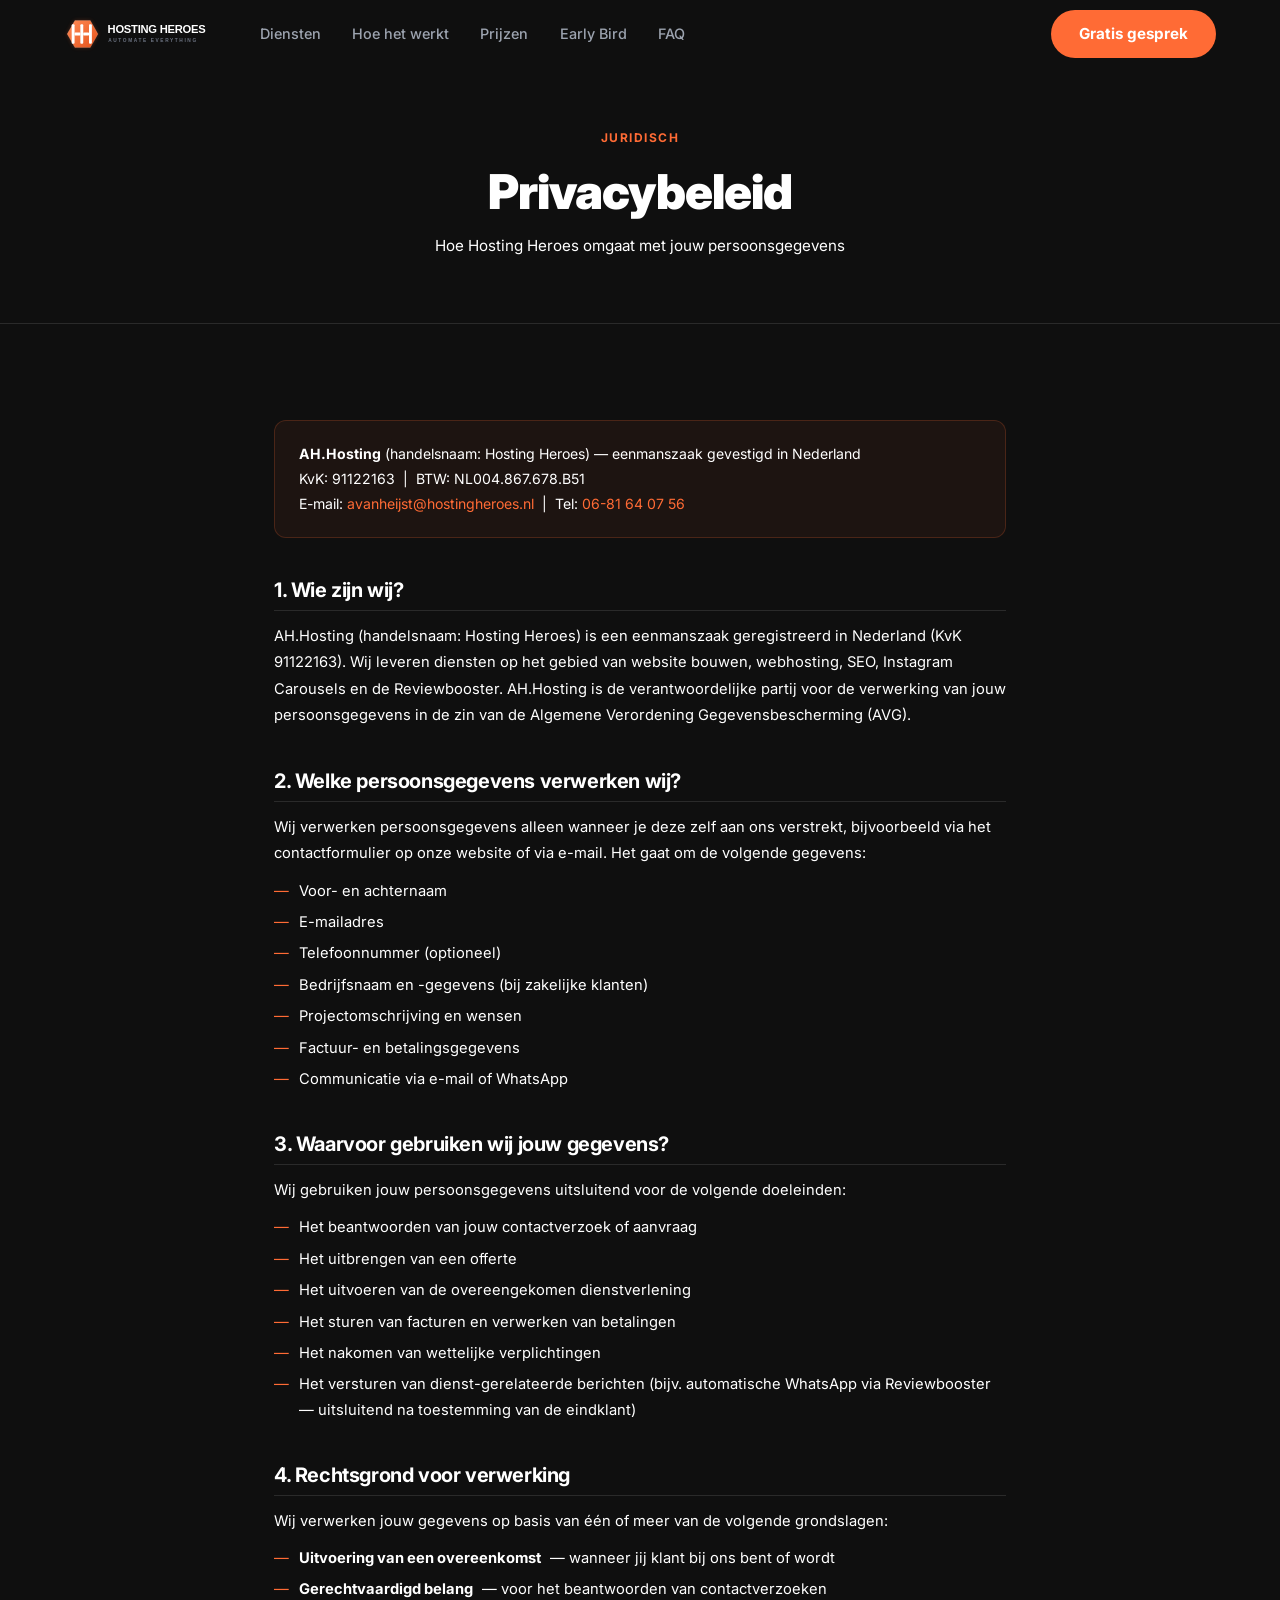
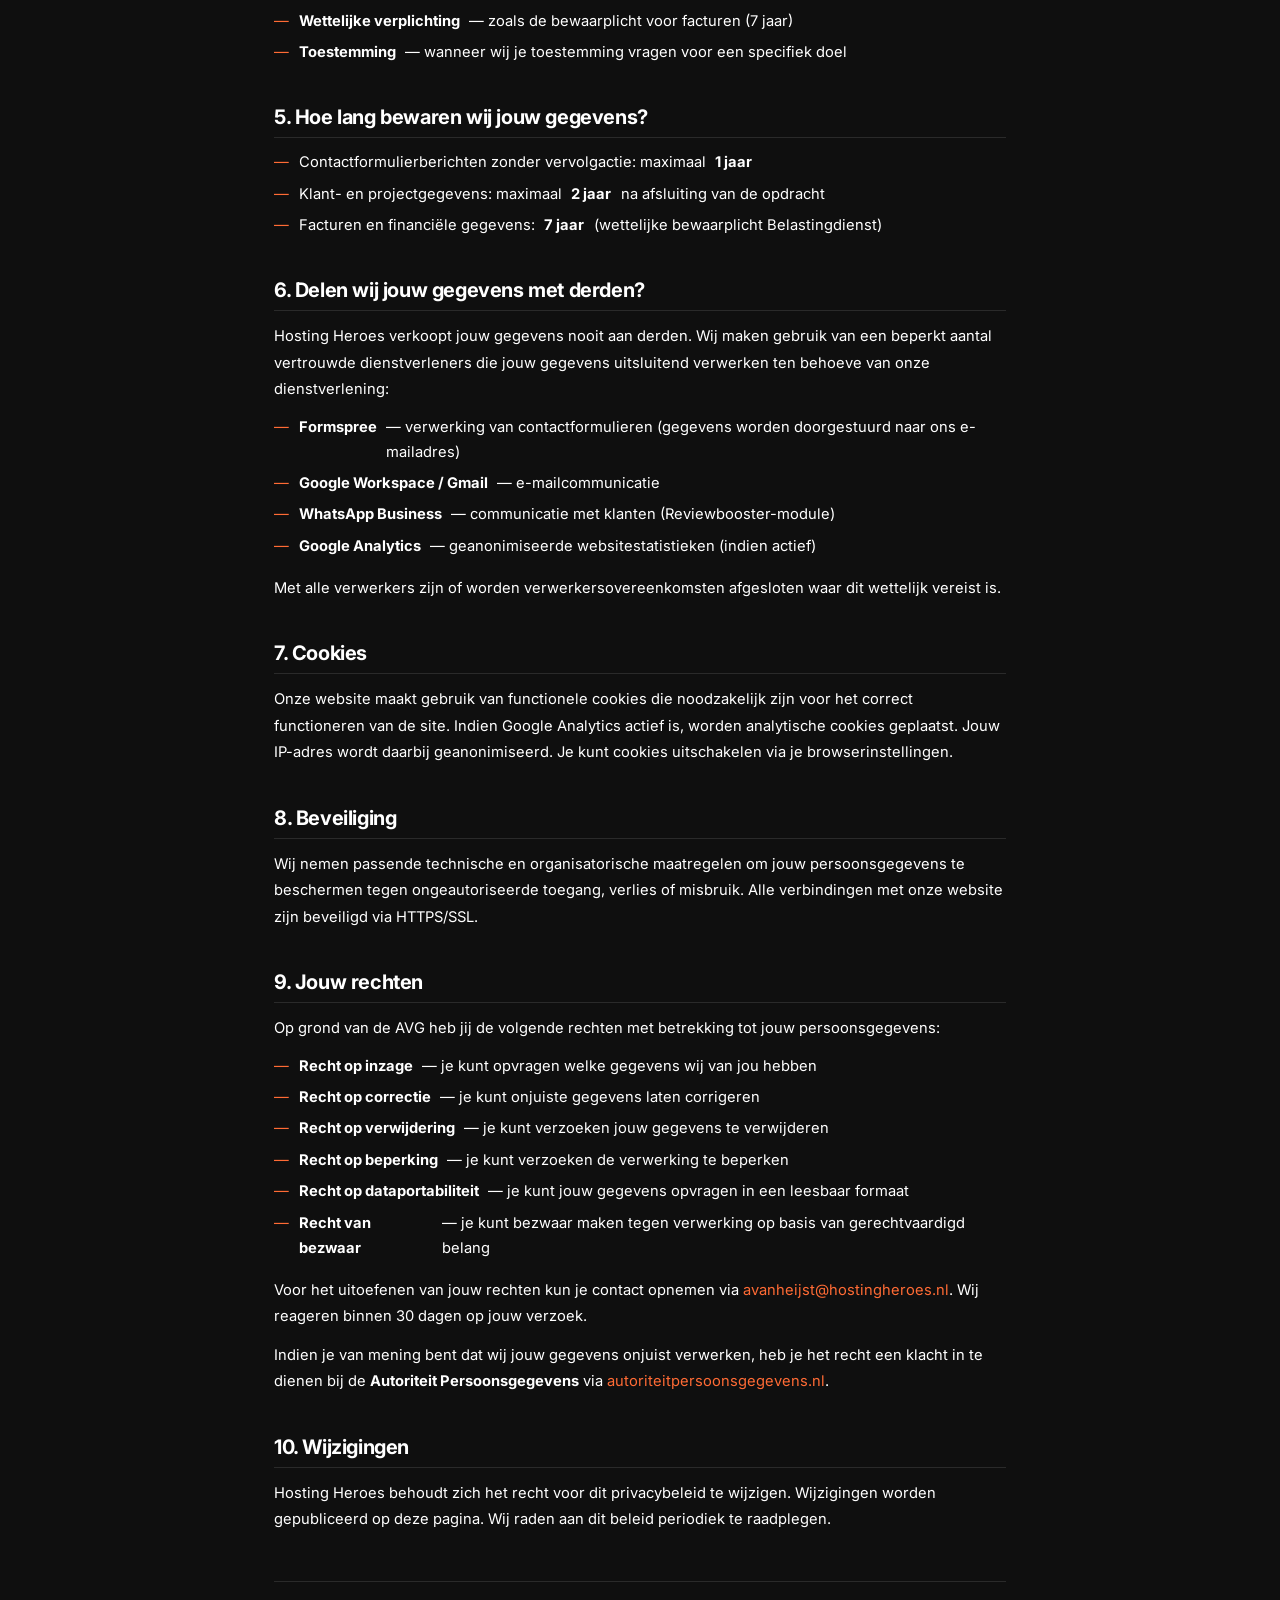
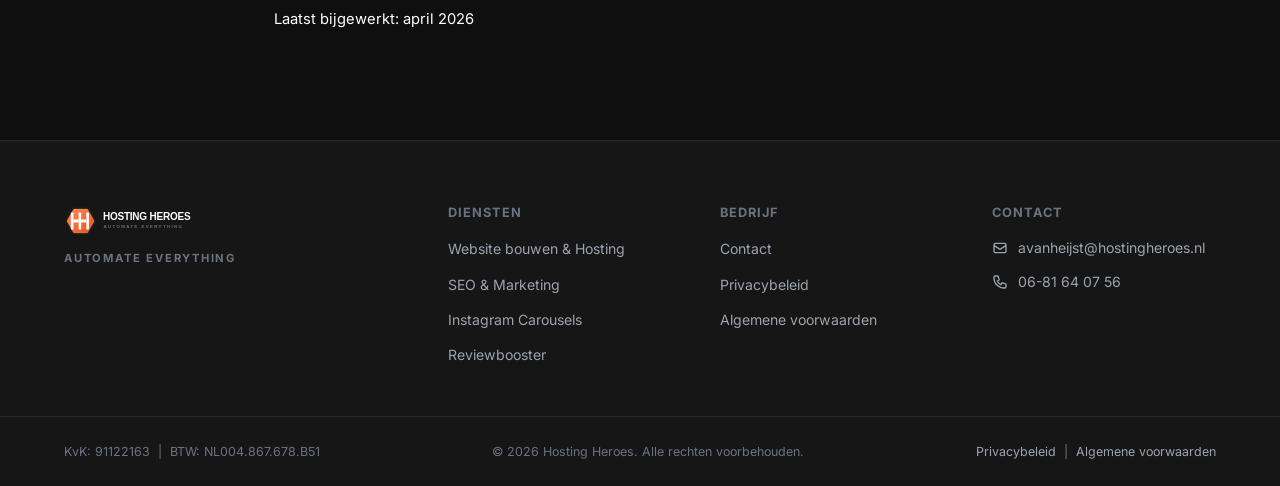
<file: privacy.html>
<!DOCTYPE html>
<html lang="nl">
<head>
  <meta charset="UTF-8">
  <meta name="viewport" content="width=device-width, initial-scale=1.0">
  <meta name="robots" content="noindex, follow">
  <title>Privacybeleid | Hosting Heroes</title>
  <link rel="preconnect" href="https://fonts.googleapis.com">
  <link rel="preconnect" href="https://fonts.gstatic.com" crossorigin>
  <link href="https://fonts.googleapis.com/css2?family=Inter:wght@400;500;600;700;800;900&display=swap" rel="stylesheet">
  <link rel="stylesheet" href="style.css">
  <link rel="icon" href="assets/favicon.svg" type="image/svg+xml">
  <style>
    .legal-hero {
      padding: 8rem 0 4rem;
      text-align: center;
      border-bottom: 1px solid var(--color-border);
    }
    .legal-hero .section-label { margin: 0 auto 1rem; }
    .legal-hero h1 {
      font-size: clamp(2rem, 5vw, 3rem);
      font-weight: 900;
      color: var(--color-text);
      margin-bottom: 0.75rem;
    }
    .legal-hero p {
      color: var(--color-muted);
      font-size: 0.95rem;
    }
    .legal-body {
      max-width: 780px;
      margin: 0 auto;
      padding: 4rem 1.5rem 6rem;
    }
    .legal-body h2 {
      font-size: 1.25rem;
      font-weight: 700;
      color: var(--color-text);
      margin: 2.5rem 0 0.75rem;
      padding-bottom: 0.5rem;
      border-bottom: 1px solid var(--color-border);
    }
    .legal-body h2:first-child { margin-top: 0; }
    .legal-body p {
      color: var(--color-muted);
      font-size: 0.92rem;
      line-height: 1.8;
      margin-bottom: 0.75rem;
    }
    .legal-body ul {
      list-style: none;
      padding: 0;
      margin: 0.5rem 0 1rem;
    }
    .legal-body ul li {
      display: flex;
      gap: 0.6rem;
      align-items: flex-start;
      color: var(--color-muted);
      font-size: 0.92rem;
      line-height: 1.7;
      margin-bottom: 0.4rem;
    }
    .legal-body ul li::before {
      content: "—";
      color: var(--color-accent);
      flex-shrink: 0;
    }
    .legal-body strong { color: var(--color-text); }
    .legal-body a { color: var(--color-accent); }
    .legal-info-box {
      background: rgba(255,107,53,0.06);
      border: 1px solid rgba(255,107,53,0.2);
      border-radius: var(--radius-md);
      padding: 1.25rem 1.5rem;
      margin: 2rem 0;
    }
    .legal-info-box p { margin: 0; font-size: 0.88rem; }
    .legal-updated {
      font-size: 0.8rem;
      color: var(--color-muted);
      margin-top: 3rem;
      padding-top: 1.5rem;
      border-top: 1px solid var(--color-border);
    }
  </style>
</head>
<body>

  <!-- NAVBAR -->
  <nav id="navbar">
    <div class="container navbar__inner">
      <a href="index.html" class="navbar__logo">
        <img src="assets/logo.svg" alt="Hosting Heroes" height="36">

      </a>
      <ul class="navbar__links" id="nav-links">
        <li><a href="index.html#diensten">Diensten</a></li>
        <li><a href="index.html#hoe-het-werkt">Hoe het werkt</a></li>
        <li><a href="index.html#pricing">Prijzen</a></li>
        <li><a href="index.html#portfolio">Early Bird</a></li>
        <li><a href="index.html#faq">FAQ</a></li>
      </ul>
      <a href="index.html#contact" class="btn-primary navbar__cta">Gratis gesprek</a>
      <button class="navbar__hamburger" id="hamburger" aria-label="Menu openen" aria-expanded="false">
        <span></span><span></span><span></span>
      </button>
    </div>
  </nav>

  <!-- HERO -->
  <div class="legal-hero">
    <div class="container">
      <div class="section-label">Juridisch</div>
      <h1>Privacybeleid</h1>
      <p>Hoe Hosting Heroes omgaat met jouw persoonsgegevens</p>
    </div>
  </div>

  <!-- CONTENT -->
  <div class="legal-body">

    <div class="legal-info-box">
      <p><strong>AH.Hosting</strong> (handelsnaam: Hosting Heroes) — eenmanszaak gevestigd in Nederland<br>
      KvK: 91122163 &nbsp;|&nbsp; BTW: NL004.867.678.B51<br>
      E-mail: <a href="mailto:avanheijst@hostingheroes.nl">avanheijst@hostingheroes.nl</a> &nbsp;|&nbsp; Tel: <a href="tel:+31681640756">06-81 64 07 56</a></p>
    </div>

    <h2>1. Wie zijn wij?</h2>
    <p>AH.Hosting (handelsnaam: Hosting Heroes) is een eenmanszaak geregistreerd in Nederland (KvK 91122163). Wij leveren diensten op het gebied van website bouwen, webhosting, SEO, Instagram Carousels en de Reviewbooster. AH.Hosting is de verantwoordelijke partij voor de verwerking van jouw persoonsgegevens in de zin van de Algemene Verordening Gegevensbescherming (AVG).</p>

    <h2>2. Welke persoonsgegevens verwerken wij?</h2>
    <p>Wij verwerken persoonsgegevens alleen wanneer je deze zelf aan ons verstrekt, bijvoorbeeld via het contactformulier op onze website of via e-mail. Het gaat om de volgende gegevens:</p>
    <ul>
      <li>Voor- en achternaam</li>
      <li>E-mailadres</li>
      <li>Telefoonnummer (optioneel)</li>
      <li>Bedrijfsnaam en -gegevens (bij zakelijke klanten)</li>
      <li>Projectomschrijving en wensen</li>
      <li>Factuur- en betalingsgegevens</li>
      <li>Communicatie via e-mail of WhatsApp</li>
    </ul>

    <h2>3. Waarvoor gebruiken wij jouw gegevens?</h2>
    <p>Wij gebruiken jouw persoonsgegevens uitsluitend voor de volgende doeleinden:</p>
    <ul>
      <li>Het beantwoorden van jouw contactverzoek of aanvraag</li>
      <li>Het uitbrengen van een offerte</li>
      <li>Het uitvoeren van de overeengekomen dienstverlening</li>
      <li>Het sturen van facturen en verwerken van betalingen</li>
      <li>Het nakomen van wettelijke verplichtingen</li>
      <li>Het versturen van dienst-gerelateerde berichten (bijv. automatische WhatsApp via Reviewbooster — uitsluitend na toestemming van de eindklant)</li>
    </ul>

    <h2>4. Rechtsgrond voor verwerking</h2>
    <p>Wij verwerken jouw gegevens op basis van één of meer van de volgende grondslagen:</p>
    <ul>
      <li><strong>Uitvoering van een overeenkomst</strong> — wanneer jij klant bij ons bent of wordt</li>
      <li><strong>Gerechtvaardigd belang</strong> — voor het beantwoorden van contactverzoeken</li>
      <li><strong>Wettelijke verplichting</strong> — zoals de bewaarplicht voor facturen (7 jaar)</li>
      <li><strong>Toestemming</strong> — wanneer wij je toestemming vragen voor een specifiek doel</li>
    </ul>

    <h2>5. Hoe lang bewaren wij jouw gegevens?</h2>
    <ul>
      <li>Contactformulierberichten zonder vervolgactie: maximaal <strong>1 jaar</strong></li>
      <li>Klant- en projectgegevens: maximaal <strong>2 jaar</strong> na afsluiting van de opdracht</li>
      <li>Facturen en financiële gegevens: <strong>7 jaar</strong> (wettelijke bewaarplicht Belastingdienst)</li>
    </ul>

    <h2>6. Delen wij jouw gegevens met derden?</h2>
    <p>Hosting Heroes verkoopt jouw gegevens nooit aan derden. Wij maken gebruik van een beperkt aantal vertrouwde dienstverleners die jouw gegevens uitsluitend verwerken ten behoeve van onze dienstverlening:</p>
    <ul>
      <li><strong>Formspree</strong> — verwerking van contactformulieren (gegevens worden doorgestuurd naar ons e-mailadres)</li>
      <li><strong>Google Workspace / Gmail</strong> — e-mailcommunicatie</li>
      <li><strong>WhatsApp Business</strong> — communicatie met klanten (Reviewbooster-module)</li>
      <li><strong>Google Analytics</strong> — geanonimiseerde websitestatistieken (indien actief)</li>
    </ul>
    <p>Met alle verwerkers zijn of worden verwerkersovereenkomsten afgesloten waar dit wettelijk vereist is.</p>

    <h2>7. Cookies</h2>
    <p>Onze website maakt gebruik van functionele cookies die noodzakelijk zijn voor het correct functioneren van de site. Indien Google Analytics actief is, worden analytische cookies geplaatst. Jouw IP-adres wordt daarbij geanonimiseerd. Je kunt cookies uitschakelen via je browserinstellingen.</p>

    <h2>8. Beveiliging</h2>
    <p>Wij nemen passende technische en organisatorische maatregelen om jouw persoonsgegevens te beschermen tegen ongeautoriseerde toegang, verlies of misbruik. Alle verbindingen met onze website zijn beveiligd via HTTPS/SSL.</p>

    <h2>9. Jouw rechten</h2>
    <p>Op grond van de AVG heb jij de volgende rechten met betrekking tot jouw persoonsgegevens:</p>
    <ul>
      <li><strong>Recht op inzage</strong> — je kunt opvragen welke gegevens wij van jou hebben</li>
      <li><strong>Recht op correctie</strong> — je kunt onjuiste gegevens laten corrigeren</li>
      <li><strong>Recht op verwijdering</strong> — je kunt verzoeken jouw gegevens te verwijderen</li>
      <li><strong>Recht op beperking</strong> — je kunt verzoeken de verwerking te beperken</li>
      <li><strong>Recht op dataportabiliteit</strong> — je kunt jouw gegevens opvragen in een leesbaar formaat</li>
      <li><strong>Recht van bezwaar</strong> — je kunt bezwaar maken tegen verwerking op basis van gerechtvaardigd belang</li>
    </ul>
    <p>Voor het uitoefenen van jouw rechten kun je contact opnemen via <a href="mailto:avanheijst@hostingheroes.nl">avanheijst@hostingheroes.nl</a>. Wij reageren binnen 30 dagen op jouw verzoek.</p>
    <p>Indien je van mening bent dat wij jouw gegevens onjuist verwerken, heb je het recht een klacht in te dienen bij de <strong>Autoriteit Persoonsgegevens</strong> via <a href="https://www.autoriteitpersoonsgegevens.nl" target="_blank" rel="noopener">autoriteitpersoonsgegevens.nl</a>.</p>

    <h2>10. Wijzigingen</h2>
    <p>Hosting Heroes behoudt zich het recht voor dit privacybeleid te wijzigen. Wijzigingen worden gepubliceerd op deze pagina. Wij raden aan dit beleid periodiek te raadplegen.</p>

    <p class="legal-updated">Laatst bijgewerkt: april 2026</p>
  </div>

  <!-- FOOTER -->
  <footer id="footer">
    <div class="container footer__grid">
      <div class="footer__brand">
        <img src="assets/logo.svg" alt="Hosting Heroes" height="32">
        <p class="footer__tagline">AUTOMATE EVERYTHING</p>
      </div>
      <div class="footer__links">
        <h4>Diensten</h4>
        <ul>
          <li><a href="index.html#diensten">Website bouwen &amp; Hosting</a></li>
          <li><a href="index.html#diensten">SEO &amp; Marketing</a></li>
          <li><a href="index.html#diensten">Instagram Carousels</a></li>
          <li><a href="index.html#diensten">Reviewbooster</a></li>
        </ul>
      </div>
      <div class="footer__links">
        <h4>Bedrijf</h4>
        <ul>
          <li><a href="index.html#contact">Contact</a></li>
          <li><a href="privacy.html">Privacybeleid</a></li>
          <li><a href="voorwaarden.html">Algemene voorwaarden</a></li>
        </ul>
      </div>
      <div class="footer__contact">
        <h4>Contact</h4>
        <p>
          <svg width="16" height="16" fill="none" viewBox="0 0 24 24"><path stroke="currentColor" stroke-width="2" stroke-linecap="round" stroke-linejoin="round" d="M3 8l7.89 5.26a2 2 0 002.22 0L21 8M5 19h14a2 2 0 002-2V7a2 2 0 00-2-2H5a2 2 0 00-2 2v10a2 2 0 002 2z"/></svg>
          avanheijst@hostingheroes.nl
        </p>
        <p>
          <svg width="16" height="16" fill="none" viewBox="0 0 24 24"><path stroke="currentColor" stroke-width="2" stroke-linecap="round" stroke-linejoin="round" d="M3 5a2 2 0 012-2h3.28a1 1 0 01.948.684l1.498 4.493a1 1 0 01-.502 1.21l-2.257 1.13a11.042 11.042 0 005.516 5.516l1.13-2.257a1 1 0 011.21-.502l4.493 1.498a1 1 0 01.684.949V19a2 2 0 01-2 2h-1C9.716 21 3 14.284 3 6V5z"/></svg>
          <a href="tel:+31681640756">06-81 64 07 56</a>
        </p>
      </div>
    </div>
    <div class="footer__bottom">
      <div class="container footer__bottom-inner">
        <p>KvK: 91122163 &nbsp;|&nbsp; BTW: NL004.867.678.B51</p>
        <p>© 2026 Hosting Heroes. Alle rechten voorbehouden.</p>
        <p><a href="privacy.html">Privacybeleid</a> &nbsp;|&nbsp; <a href="voorwaarden.html">Algemene voorwaarden</a></p>
      </div>
    </div>
  </footer>

  <script src="script.js"></script>
</body>
</html>
</file>
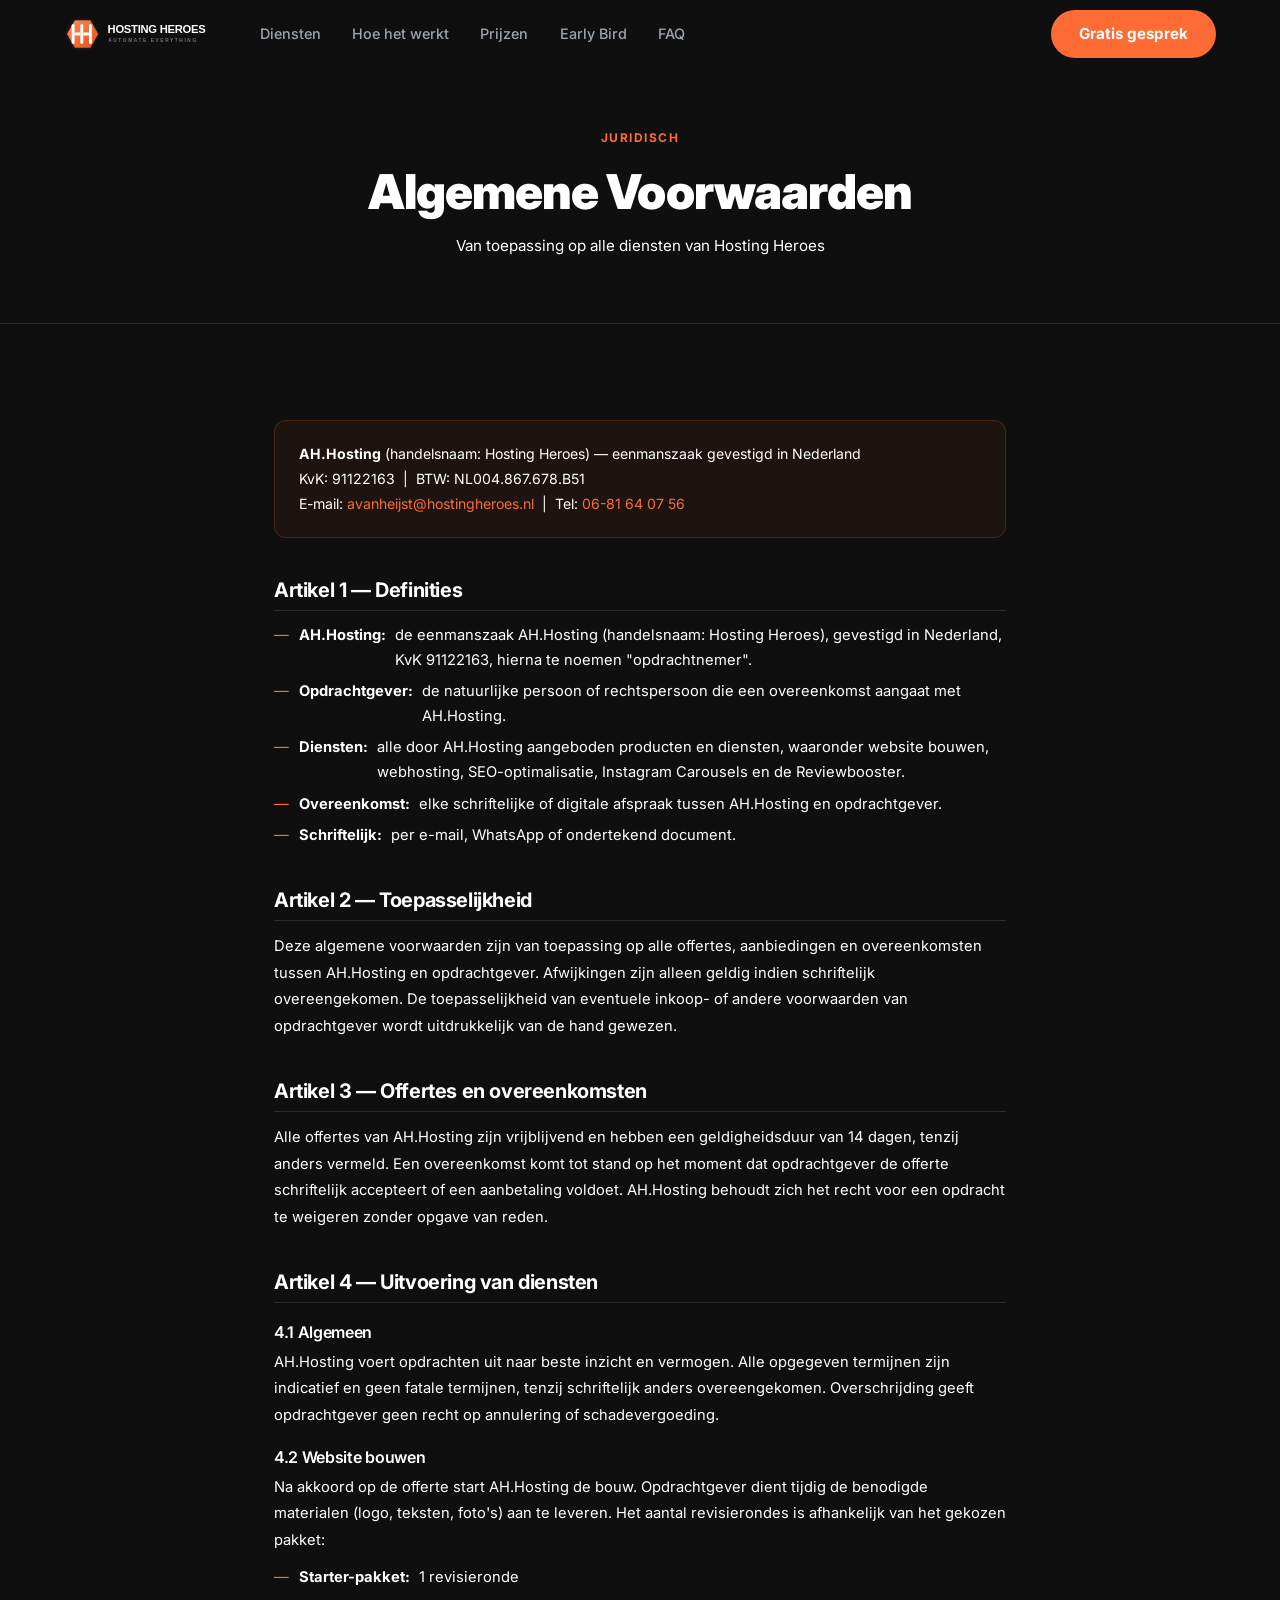
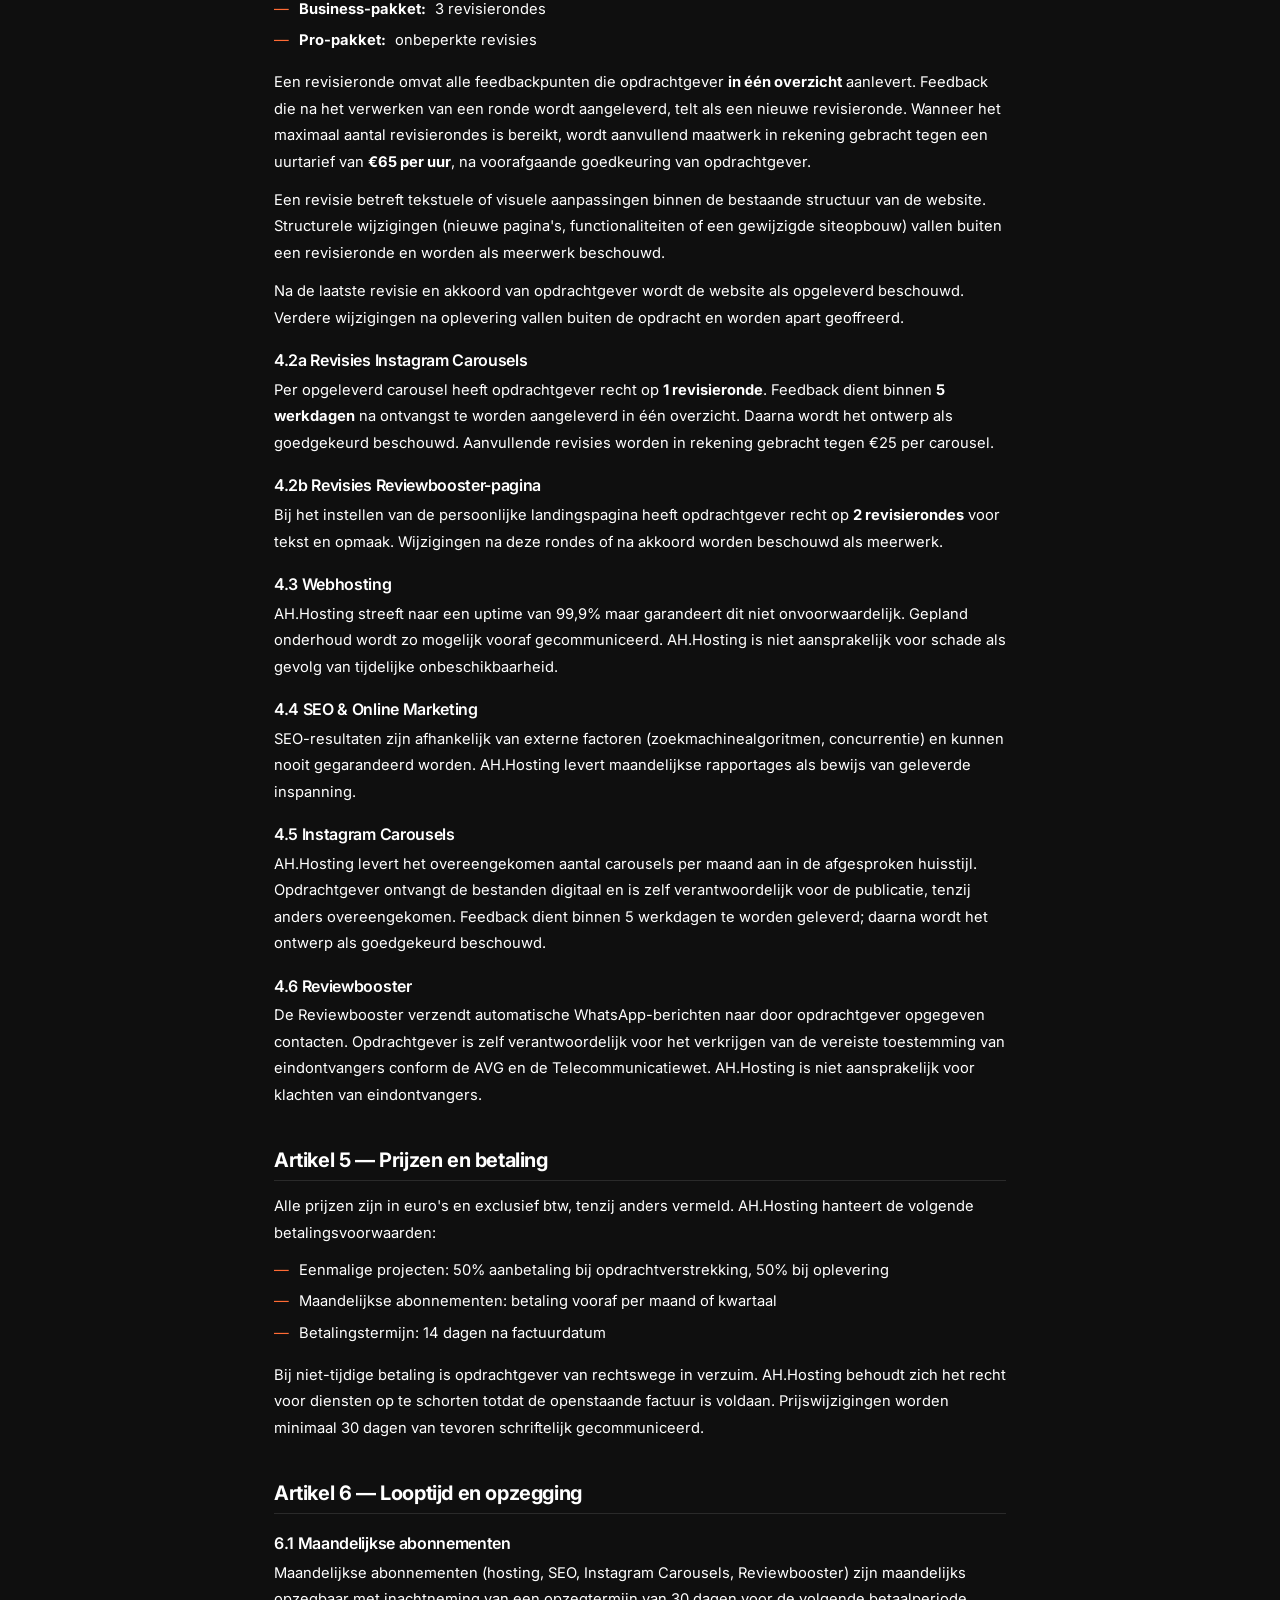
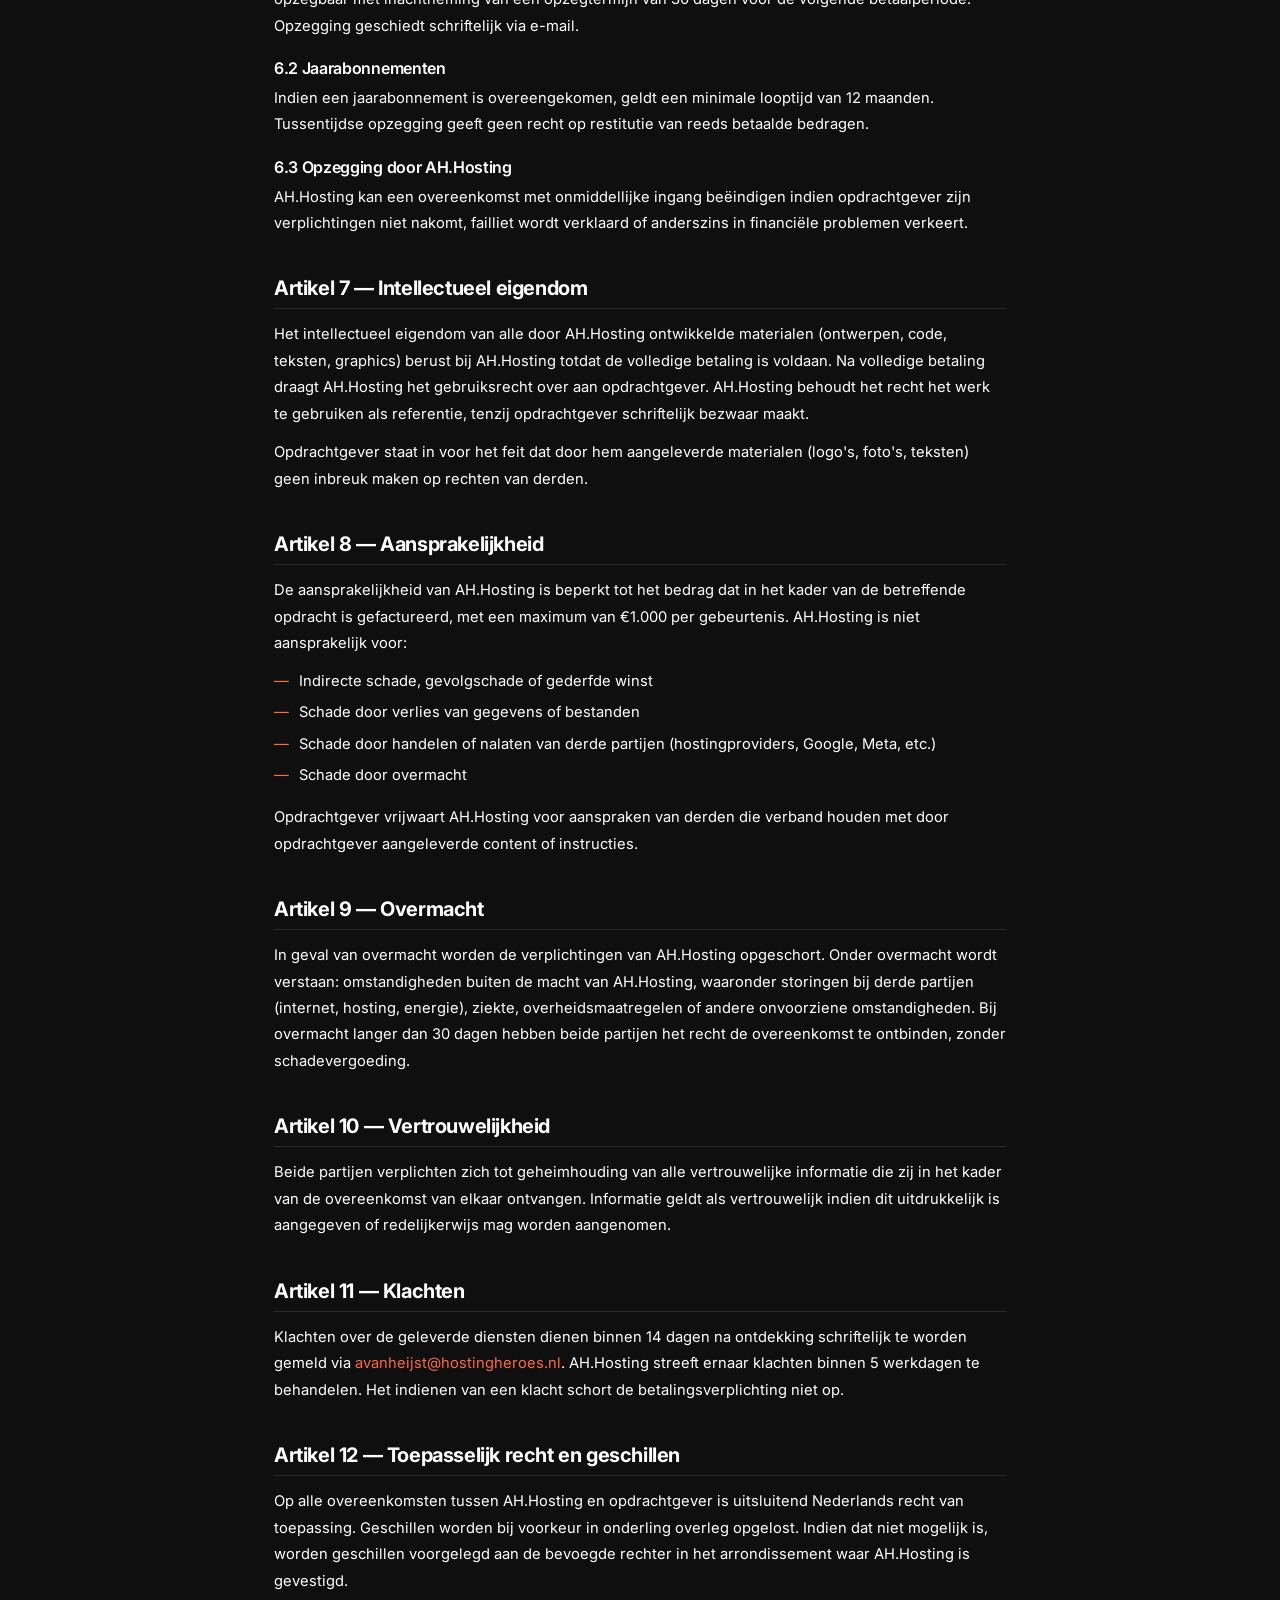
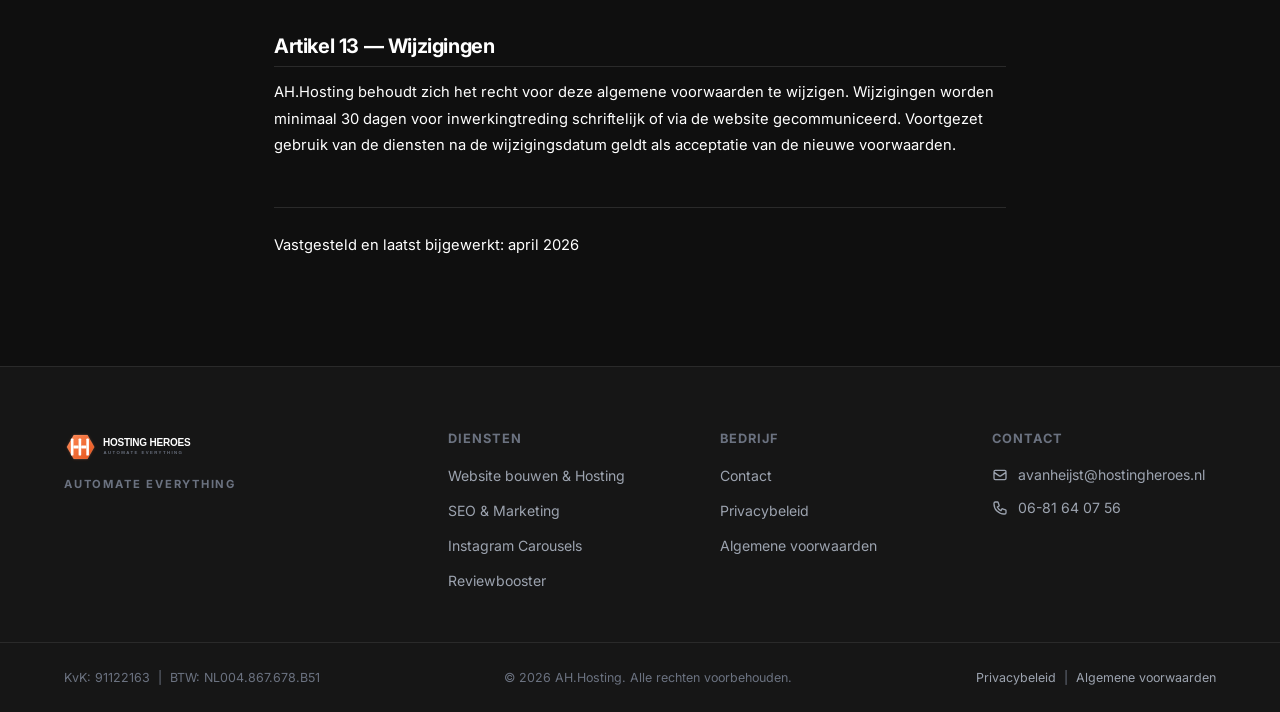
<file: voorwaarden.html>
<!DOCTYPE html>
<html lang="nl">
<head>
  <meta charset="UTF-8">
  <meta name="viewport" content="width=device-width, initial-scale=1.0">
  <meta name="robots" content="noindex, follow">
  <title>Algemene Voorwaarden | Hosting Heroes</title>
  <link rel="preconnect" href="https://fonts.googleapis.com">
  <link rel="preconnect" href="https://fonts.gstatic.com" crossorigin>
  <link href="https://fonts.googleapis.com/css2?family=Inter:wght@400;500;600;700;800;900&display=swap" rel="stylesheet">
  <link rel="stylesheet" href="style.css">
  <link rel="icon" href="assets/favicon.svg" type="image/svg+xml">
  <style>
    .legal-hero {
      padding: 8rem 0 4rem;
      text-align: center;
      border-bottom: 1px solid var(--color-border);
    }
    .legal-hero .section-label { margin: 0 auto 1rem; }
    .legal-hero h1 {
      font-size: clamp(2rem, 5vw, 3rem);
      font-weight: 900;
      color: var(--color-text);
      margin-bottom: 0.75rem;
    }
    .legal-hero p {
      color: var(--color-muted);
      font-size: 0.95rem;
    }
    .legal-body {
      max-width: 780px;
      margin: 0 auto;
      padding: 4rem 1.5rem 6rem;
    }
    .legal-body h2 {
      font-size: 1.25rem;
      font-weight: 700;
      color: var(--color-text);
      margin: 2.5rem 0 0.75rem;
      padding-bottom: 0.5rem;
      border-bottom: 1px solid var(--color-border);
    }
    .legal-body h2:first-child { margin-top: 0; }
    .legal-body h3 {
      font-size: 1rem;
      font-weight: 600;
      color: var(--color-text);
      margin: 1.25rem 0 0.4rem;
    }
    .legal-body p {
      color: var(--color-muted);
      font-size: 0.92rem;
      line-height: 1.8;
      margin-bottom: 0.75rem;
    }
    .legal-body ul {
      list-style: none;
      padding: 0;
      margin: 0.5rem 0 1rem;
    }
    .legal-body ul li {
      display: flex;
      gap: 0.6rem;
      align-items: flex-start;
      color: var(--color-muted);
      font-size: 0.92rem;
      line-height: 1.7;
      margin-bottom: 0.4rem;
    }
    .legal-body ul li::before {
      content: "—";
      color: var(--color-accent);
      flex-shrink: 0;
    }
    .legal-body strong { color: var(--color-text); }
    .legal-body a { color: var(--color-accent); }
    .legal-info-box {
      background: rgba(255,107,53,0.06);
      border: 1px solid rgba(255,107,53,0.2);
      border-radius: var(--radius-md);
      padding: 1.25rem 1.5rem;
      margin: 2rem 0;
    }
    .legal-info-box p { margin: 0; font-size: 0.88rem; }
    .legal-updated {
      font-size: 0.8rem;
      color: var(--color-muted);
      margin-top: 3rem;
      padding-top: 1.5rem;
      border-top: 1px solid var(--color-border);
    }
  </style>
</head>
<body>

  <!-- NAVBAR -->
  <nav id="navbar">
    <div class="container navbar__inner">
      <a href="index.html" class="navbar__logo">
        <img src="assets/logo.svg" alt="Hosting Heroes" height="36">
      </a>
      <ul class="navbar__links" id="nav-links">
        <li><a href="index.html#diensten">Diensten</a></li>
        <li><a href="index.html#hoe-het-werkt">Hoe het werkt</a></li>
        <li><a href="index.html#pricing">Prijzen</a></li>
        <li><a href="index.html#portfolio">Early Bird</a></li>
        <li><a href="index.html#faq">FAQ</a></li>
      </ul>
      <a href="index.html#contact" class="btn-primary navbar__cta">Gratis gesprek</a>
      <button class="navbar__hamburger" id="hamburger" aria-label="Menu openen" aria-expanded="false">
        <span></span><span></span><span></span>
      </button>
    </div>
  </nav>

  <!-- HERO -->
  <div class="legal-hero">
    <div class="container">
      <div class="section-label">Juridisch</div>
      <h1>Algemene Voorwaarden</h1>
      <p>Van toepassing op alle diensten van Hosting Heroes</p>
    </div>
  </div>

  <!-- CONTENT -->
  <div class="legal-body">

    <div class="legal-info-box">
      <p><strong>AH.Hosting</strong> (handelsnaam: Hosting Heroes) — eenmanszaak gevestigd in Nederland<br>
      KvK: 91122163 &nbsp;|&nbsp; BTW: NL004.867.678.B51<br>
      E-mail: <a href="mailto:avanheijst@hostingheroes.nl">avanheijst@hostingheroes.nl</a> &nbsp;|&nbsp; Tel: <a href="tel:+31681640756">06-81 64 07 56</a></p>
    </div>

    <h2>Artikel 1 — Definities</h2>
    <ul>
      <li><strong>AH.Hosting:</strong> de eenmanszaak AH.Hosting (handelsnaam: Hosting Heroes), gevestigd in Nederland, KvK 91122163, hierna te noemen "opdrachtnemer".</li>
      <li><strong>Opdrachtgever:</strong> de natuurlijke persoon of rechtspersoon die een overeenkomst aangaat met AH.Hosting.</li>
      <li><strong>Diensten:</strong> alle door AH.Hosting aangeboden producten en diensten, waaronder website bouwen, webhosting, SEO-optimalisatie, Instagram Carousels en de Reviewbooster.</li>
      <li><strong>Overeenkomst:</strong> elke schriftelijke of digitale afspraak tussen AH.Hosting en opdrachtgever.</li>
      <li><strong>Schriftelijk:</strong> per e-mail, WhatsApp of ondertekend document.</li>
    </ul>

    <h2>Artikel 2 — Toepasselijkheid</h2>
    <p>Deze algemene voorwaarden zijn van toepassing op alle offertes, aanbiedingen en overeenkomsten tussen AH.Hosting en opdrachtgever. Afwijkingen zijn alleen geldig indien schriftelijk overeengekomen. De toepasselijkheid van eventuele inkoop- of andere voorwaarden van opdrachtgever wordt uitdrukkelijk van de hand gewezen.</p>

    <h2>Artikel 3 — Offertes en overeenkomsten</h2>
    <p>Alle offertes van AH.Hosting zijn vrijblijvend en hebben een geldigheidsduur van 14 dagen, tenzij anders vermeld. Een overeenkomst komt tot stand op het moment dat opdrachtgever de offerte schriftelijk accepteert of een aanbetaling voldoet. AH.Hosting behoudt zich het recht voor een opdracht te weigeren zonder opgave van reden.</p>

    <h2>Artikel 4 — Uitvoering van diensten</h2>

    <h3>4.1 Algemeen</h3>
    <p>AH.Hosting voert opdrachten uit naar beste inzicht en vermogen. Alle opgegeven termijnen zijn indicatief en geen fatale termijnen, tenzij schriftelijk anders overeengekomen. Overschrijding geeft opdrachtgever geen recht op annulering of schadevergoeding.</p>

    <h3>4.2 Website bouwen</h3>
    <p>Na akkoord op de offerte start AH.Hosting de bouw. Opdrachtgever dient tijdig de benodigde materialen (logo, teksten, foto's) aan te leveren. Het aantal revisierondes is afhankelijk van het gekozen pakket:</p>
    <ul>
      <li><strong>Starter-pakket:</strong> 1 revisieronde</li>
      <li><strong>Business-pakket:</strong> 3 revisierondes</li>
      <li><strong>Pro-pakket:</strong> onbeperkte revisies</li>
    </ul>
    <p>Een revisieronde omvat alle feedbackpunten die opdrachtgever <strong>in één overzicht</strong> aanlevert. Feedback die na het verwerken van een ronde wordt aangeleverd, telt als een nieuwe revisieronde. Wanneer het maximaal aantal revisierondes is bereikt, wordt aanvullend maatwerk in rekening gebracht tegen een uurtarief van <strong>€65 per uur</strong>, na voorafgaande goedkeuring van opdrachtgever.</p>
    <p>Een revisie betreft tekstuele of visuele aanpassingen binnen de bestaande structuur van de website. Structurele wijzigingen (nieuwe pagina's, functionaliteiten of een gewijzigde siteopbouw) vallen buiten een revisieronde en worden als meerwerk beschouwd.</p>
    <p>Na de laatste revisie en akkoord van opdrachtgever wordt de website als opgeleverd beschouwd. Verdere wijzigingen na oplevering vallen buiten de opdracht en worden apart geoffreerd.</p>

    <h3>4.2a Revisies Instagram Carousels</h3>
    <p>Per opgeleverd carousel heeft opdrachtgever recht op <strong>1 revisieronde</strong>. Feedback dient binnen <strong>5 werkdagen</strong> na ontvangst te worden aangeleverd in één overzicht. Daarna wordt het ontwerp als goedgekeurd beschouwd. Aanvullende revisies worden in rekening gebracht tegen €25 per carousel.</p>

    <h3>4.2b Revisies Reviewbooster-pagina</h3>
    <p>Bij het instellen van de persoonlijke landingspagina heeft opdrachtgever recht op <strong>2 revisierondes</strong> voor tekst en opmaak. Wijzigingen na deze rondes of na akkoord worden beschouwd als meerwerk.</p>

    <h3>4.3 Webhosting</h3>
    <p>AH.Hosting streeft naar een uptime van 99,9% maar garandeert dit niet onvoorwaardelijk. Gepland onderhoud wordt zo mogelijk vooraf gecommuniceerd. AH.Hosting is niet aansprakelijk voor schade als gevolg van tijdelijke onbeschikbaarheid.</p>

    <h3>4.4 SEO & Online Marketing</h3>
    <p>SEO-resultaten zijn afhankelijk van externe factoren (zoekmachinealgoritmen, concurrentie) en kunnen nooit gegarandeerd worden. AH.Hosting levert maandelijkse rapportages als bewijs van geleverde inspanning.</p>

    <h3>4.5 Instagram Carousels</h3>
    <p>AH.Hosting levert het overeengekomen aantal carousels per maand aan in de afgesproken huisstijl. Opdrachtgever ontvangt de bestanden digitaal en is zelf verantwoordelijk voor de publicatie, tenzij anders overeengekomen. Feedback dient binnen 5 werkdagen te worden geleverd; daarna wordt het ontwerp als goedgekeurd beschouwd.</p>

    <h3>4.6 Reviewbooster</h3>
    <p>De Reviewbooster verzendt automatische WhatsApp-berichten naar door opdrachtgever opgegeven contacten. Opdrachtgever is zelf verantwoordelijk voor het verkrijgen van de vereiste toestemming van eindontvangers conform de AVG en de Telecommunicatiewet. AH.Hosting is niet aansprakelijk voor klachten van eindontvangers.</p>

    <h2>Artikel 5 — Prijzen en betaling</h2>
    <p>Alle prijzen zijn in euro's en exclusief btw, tenzij anders vermeld. AH.Hosting hanteert de volgende betalingsvoorwaarden:</p>
    <ul>
      <li>Eenmalige projecten: 50% aanbetaling bij opdrachtverstrekking, 50% bij oplevering</li>
      <li>Maandelijkse abonnementen: betaling vooraf per maand of kwartaal</li>
      <li>Betalingstermijn: 14 dagen na factuurdatum</li>
    </ul>
    <p>Bij niet-tijdige betaling is opdrachtgever van rechtswege in verzuim. AH.Hosting behoudt zich het recht voor diensten op te schorten totdat de openstaande factuur is voldaan. Prijswijzigingen worden minimaal 30 dagen van tevoren schriftelijk gecommuniceerd.</p>

    <h2>Artikel 6 — Looptijd en opzegging</h2>

    <h3>6.1 Maandelijkse abonnementen</h3>
    <p>Maandelijkse abonnementen (hosting, SEO, Instagram Carousels, Reviewbooster) zijn maandelijks opzegbaar met inachtneming van een opzegtermijn van 30 dagen voor de volgende betaalperiode. Opzegging geschiedt schriftelijk via e-mail.</p>

    <h3>6.2 Jaarabonnementen</h3>
    <p>Indien een jaarabonnement is overeengekomen, geldt een minimale looptijd van 12 maanden. Tussentijdse opzegging geeft geen recht op restitutie van reeds betaalde bedragen.</p>

    <h3>6.3 Opzegging door AH.Hosting</h3>
    <p>AH.Hosting kan een overeenkomst met onmiddellijke ingang beëindigen indien opdrachtgever zijn verplichtingen niet nakomt, failliet wordt verklaard of anderszins in financiële problemen verkeert.</p>

    <h2>Artikel 7 — Intellectueel eigendom</h2>
    <p>Het intellectueel eigendom van alle door AH.Hosting ontwikkelde materialen (ontwerpen, code, teksten, graphics) berust bij AH.Hosting totdat de volledige betaling is voldaan. Na volledige betaling draagt AH.Hosting het gebruiksrecht over aan opdrachtgever. AH.Hosting behoudt het recht het werk te gebruiken als referentie, tenzij opdrachtgever schriftelijk bezwaar maakt.</p>
    <p>Opdrachtgever staat in voor het feit dat door hem aangeleverde materialen (logo's, foto's, teksten) geen inbreuk maken op rechten van derden.</p>

    <h2>Artikel 8 — Aansprakelijkheid</h2>
    <p>De aansprakelijkheid van AH.Hosting is beperkt tot het bedrag dat in het kader van de betreffende opdracht is gefactureerd, met een maximum van €1.000 per gebeurtenis. AH.Hosting is niet aansprakelijk voor:</p>
    <ul>
      <li>Indirecte schade, gevolgschade of gederfde winst</li>
      <li>Schade door verlies van gegevens of bestanden</li>
      <li>Schade door handelen of nalaten van derde partijen (hostingproviders, Google, Meta, etc.)</li>
      <li>Schade door overmacht</li>
    </ul>
    <p>Opdrachtgever vrijwaart AH.Hosting voor aanspraken van derden die verband houden met door opdrachtgever aangeleverde content of instructies.</p>

    <h2>Artikel 9 — Overmacht</h2>
    <p>In geval van overmacht worden de verplichtingen van AH.Hosting opgeschort. Onder overmacht wordt verstaan: omstandigheden buiten de macht van AH.Hosting, waaronder storingen bij derde partijen (internet, hosting, energie), ziekte, overheidsmaatregelen of andere onvoorziene omstandigheden. Bij overmacht langer dan 30 dagen hebben beide partijen het recht de overeenkomst te ontbinden, zonder schadevergoeding.</p>

    <h2>Artikel 10 — Vertrouwelijkheid</h2>
    <p>Beide partijen verplichten zich tot geheimhouding van alle vertrouwelijke informatie die zij in het kader van de overeenkomst van elkaar ontvangen. Informatie geldt als vertrouwelijk indien dit uitdrukkelijk is aangegeven of redelijkerwijs mag worden aangenomen.</p>

    <h2>Artikel 11 — Klachten</h2>
    <p>Klachten over de geleverde diensten dienen binnen 14 dagen na ontdekking schriftelijk te worden gemeld via <a href="mailto:avanheijst@hostingheroes.nl">avanheijst@hostingheroes.nl</a>. AH.Hosting streeft ernaar klachten binnen 5 werkdagen te behandelen. Het indienen van een klacht schort de betalingsverplichting niet op.</p>

    <h2>Artikel 12 — Toepasselijk recht en geschillen</h2>
    <p>Op alle overeenkomsten tussen AH.Hosting en opdrachtgever is uitsluitend Nederlands recht van toepassing. Geschillen worden bij voorkeur in onderling overleg opgelost. Indien dat niet mogelijk is, worden geschillen voorgelegd aan de bevoegde rechter in het arrondissement waar AH.Hosting is gevestigd.</p>

    <h2>Artikel 13 — Wijzigingen</h2>
    <p>AH.Hosting behoudt zich het recht voor deze algemene voorwaarden te wijzigen. Wijzigingen worden minimaal 30 dagen voor inwerkingtreding schriftelijk of via de website gecommuniceerd. Voortgezet gebruik van de diensten na de wijzigingsdatum geldt als acceptatie van de nieuwe voorwaarden.</p>

    <p class="legal-updated">Vastgesteld en laatst bijgewerkt: april 2026</p>
  </div>

  <!-- FOOTER -->
  <footer id="footer">
    <div class="container footer__grid">
      <div class="footer__brand">
        <img src="assets/logo.svg" alt="AH.Hosting" height="32">
        <p class="footer__tagline">AUTOMATE EVERYTHING</p>
      </div>
      <div class="footer__links">
        <h4>Diensten</h4>
        <ul>
          <li><a href="index.html#diensten">Website bouwen &amp; Hosting</a></li>
          <li><a href="index.html#diensten">SEO &amp; Marketing</a></li>
          <li><a href="index.html#diensten">Instagram Carousels</a></li>
          <li><a href="index.html#diensten">Reviewbooster</a></li>
        </ul>
      </div>
      <div class="footer__links">
        <h4>Bedrijf</h4>
        <ul>
          <li><a href="index.html#contact">Contact</a></li>
          <li><a href="privacy.html">Privacybeleid</a></li>
          <li><a href="voorwaarden.html">Algemene voorwaarden</a></li>
        </ul>
      </div>
      <div class="footer__contact">
        <h4>Contact</h4>
        <p>
          <svg width="16" height="16" fill="none" viewBox="0 0 24 24"><path stroke="currentColor" stroke-width="2" stroke-linecap="round" stroke-linejoin="round" d="M3 8l7.89 5.26a2 2 0 002.22 0L21 8M5 19h14a2 2 0 002-2V7a2 2 0 00-2-2H5a2 2 0 00-2 2v10a2 2 0 002 2z"/></svg>
          avanheijst@hostingheroes.nl
        </p>
        <p>
          <svg width="16" height="16" fill="none" viewBox="0 0 24 24"><path stroke="currentColor" stroke-width="2" stroke-linecap="round" stroke-linejoin="round" d="M3 5a2 2 0 012-2h3.28a1 1 0 01.948.684l1.498 4.493a1 1 0 01-.502 1.21l-2.257 1.13a11.042 11.042 0 005.516 5.516l1.13-2.257a1 1 0 011.21-.502l4.493 1.498a1 1 0 01.684.949V19a2 2 0 01-2 2h-1C9.716 21 3 14.284 3 6V5z"/></svg>
          <a href="tel:+31681640756">06-81 64 07 56</a>
        </p>
      </div>
    </div>
    <div class="footer__bottom">
      <div class="container footer__bottom-inner">
        <p>KvK: 91122163 &nbsp;|&nbsp; BTW: NL004.867.678.B51</p>
        <p>© 2026 AH.Hosting. Alle rechten voorbehouden.</p>
        <p><a href="privacy.html">Privacybeleid</a> &nbsp;|&nbsp; <a href="voorwaarden.html">Algemene voorwaarden</a></p>
      </div>
    </div>
  </footer>

  <script src="script.js"></script>
</body>
</html>
</file>
<file: style.css>
/* ============================================================
   HOSTING HEROES — style.css
   ============================================================ */

/* 1. RESET & BASE
   ============================================================ */
*, *::before, *::after {
  box-sizing: border-box;
  margin: 0;
  padding: 0;
}

html {
  scroll-behavior: smooth;
  font-size: 16px;
}

body {
  font-family: var(--font-primary);
  background-color: var(--color-bg);
  color: var(--color-text);
  line-height: 1.6;
  overflow-x: hidden;
  -webkit-font-smoothing: antialiased;
}

img { max-width: 100%; display: block; }
a { color: inherit; text-decoration: none; }
ul { list-style: none; }
button { cursor: pointer; font-family: inherit; border: none; background: none; }

/* 2. CUSTOM PROPERTIES
   ============================================================ */
:root {
  --color-bg:           #0f0f0f;
  --color-bg-2:         #161616;
  --color-bg-card:      #1a1a1a;
  --color-bg-card-hover:#222222;
  --color-border:       #2a2a2a;
  --color-border-light: #333333;
  --color-accent:       #FF6B35;
  --color-accent-dark:  #e55a24;
  --color-accent-2:     #4F9CF9;
  --color-text:         #ffffff;
  --color-text-muted:   #9ca3af;
  --color-text-dim:     #6b7280;
  --color-success:      #22c55e;
  --color-error:        #ef4444;

  --font-primary: 'Inter', -apple-system, BlinkMacSystemFont, 'Segoe UI', sans-serif;

  --container-max: 1200px;
  --radius-sm:  6px;
  --radius-md:  12px;
  --radius-lg:  20px;
  --radius-full: 9999px;

  --shadow-card: 0 4px 24px rgba(0,0,0,0.4);
  --shadow-glow: 0 0 40px rgba(255,107,53,0.18);
  --shadow-glow-blue: 0 0 40px rgba(79,156,249,0.15);

  --transition-fast: 150ms ease;
  --transition-base: 250ms ease;
  --transition-slow: 400ms ease;
}

/* 3. TYPOGRAPHY
   ============================================================ */
h1, h2, h3, h4 {
  line-height: 1.2;
  font-weight: 800;
  letter-spacing: -0.02em;
}

h1 { font-size: clamp(2.2rem, 5vw, 3.8rem); }
h2 { font-size: clamp(1.8rem, 3.5vw, 2.8rem); }
h3 { font-size: clamp(1.2rem, 2vw, 1.5rem); font-weight: 700; }
h4 { font-size: 1rem; font-weight: 600; }

p { color: var(--color-text-muted); line-height: 1.7; }

.gradient-text {
  background: linear-gradient(135deg, var(--color-accent), var(--color-accent-2));
  -webkit-background-clip: text;
  -webkit-text-fill-color: transparent;
  background-clip: text;
}

/* 4. UTILITIES
   ============================================================ */
.container {
  max-width: var(--container-max);
  margin: 0 auto;
  padding: 0 1.5rem;
}

.section {
  padding: 5rem 0;
}

.section--alt {
  background-color: var(--color-bg-2);
}

.section--cta {
  background: linear-gradient(135deg, #0f0f0f 0%, #1a0f0a 50%, #0f0f0f 100%);
  position: relative;
  overflow: hidden;
}

.section--cta::before {
  content: '';
  position: absolute;
  top: -100px;
  left: -100px;
  width: 400px;
  height: 400px;
  background: radial-gradient(circle, rgba(255,107,53,0.08) 0%, transparent 70%);
  pointer-events: none;
}

.section-label {
  font-size: 0.75rem;
  font-weight: 700;
  letter-spacing: 0.12em;
  text-transform: uppercase;
  color: var(--color-accent);
  text-align: center;
  margin-bottom: 0.75rem;
}

.section-title {
  text-align: center;
  margin-bottom: 1rem;
}

.section-sub {
  text-align: center;
  max-width: 560px;
  margin: 0 auto 3rem;
  font-size: 1.05rem;
}

.section-sub a {
  color: var(--color-accent);
  text-decoration: underline;
  text-underline-offset: 3px;
}

.hidden { display: none !important; }

/* 5. BUTTONS
   ============================================================ */
.btn-primary {
  display: inline-flex;
  align-items: center;
  gap: 0.5rem;
  padding: 0.75rem 1.75rem;
  background: var(--color-accent);
  color: #fff;
  font-weight: 700;
  font-size: 0.95rem;
  border-radius: var(--radius-full);
  transition: background var(--transition-fast), transform var(--transition-fast), box-shadow var(--transition-fast);
  white-space: nowrap;
}

.btn-primary:hover {
  background: var(--color-accent-dark);
  transform: translateY(-2px);
  box-shadow: 0 8px 24px rgba(255,107,53,0.35);
}

.btn-secondary {
  display: inline-flex;
  align-items: center;
  gap: 0.5rem;
  padding: 0.75rem 1.75rem;
  background: transparent;
  color: var(--color-text);
  font-weight: 700;
  font-size: 0.95rem;
  border: 1.5px solid var(--color-border-light);
  border-radius: var(--radius-full);
  transition: border-color var(--transition-fast), background var(--transition-fast), transform var(--transition-fast);
  white-space: nowrap;
}

.btn-secondary:hover {
  border-color: var(--color-accent);
  background: rgba(255,107,53,0.08);
  transform: translateY(-2px);
}

.btn-lg {
  padding: 0.9rem 2.2rem;
  font-size: 1rem;
}

.btn-full {
  width: 100%;
  justify-content: center;
}

/* 6. CARDS
   ============================================================ */
.card {
  background: var(--color-bg-card);
  border: 1px solid var(--color-border);
  border-radius: var(--radius-lg);
  padding: 2rem;
  transition: border-color var(--transition-base), box-shadow var(--transition-base), transform var(--transition-base);
}

.card:hover {
  border-color: var(--color-border-light);
  box-shadow: var(--shadow-card);
}

/* 7. BADGE
   ============================================================ */
.badge {
  display: inline-block;
  padding: 0.3rem 0.9rem;
  background: var(--color-accent);
  color: #fff;
  font-size: 0.72rem;
  font-weight: 700;
  letter-spacing: 0.06em;
  text-transform: uppercase;
  border-radius: var(--radius-full);
  margin-bottom: 1rem;
}

/* 8. ANIMATIONS
   ============================================================ */
.animate-on-scroll {
  opacity: 0;
  transform: translateY(28px);
  transition: opacity 0.55s ease, transform 0.55s ease;
}

.animate-on-scroll.is-visible {
  opacity: 1;
  transform: translateY(0);
}

@keyframes blob-move-1 {
  0%, 100% { transform: translate(0, 0) scale(1); }
  33%  { transform: translate(60px, -40px) scale(1.05); }
  66%  { transform: translate(-30px, 30px) scale(0.97); }
}

@keyframes blob-move-2 {
  0%, 100% { transform: translate(0, 0) scale(1); }
  33%  { transform: translate(-50px, 30px) scale(1.04); }
  66%  { transform: translate(40px, -50px) scale(0.98); }
}

@keyframes scroll-bounce {
  0%, 100% { transform: translateY(0); }
  50%       { transform: translateY(8px); }
}

@keyframes pulse-dot {
  0%, 100% { opacity: 1; }
  50%       { opacity: 0.4; }
}

/* 9. NAVBAR
   ============================================================ */
#navbar {
  position: fixed;
  top: 0;
  left: 0;
  right: 0;
  z-index: 100;
  transition: background var(--transition-base), border-color var(--transition-base), box-shadow var(--transition-base);
  border-bottom: 1px solid transparent;
}

#navbar.scrolled {
  background: rgba(15,15,15,0.92);
  backdrop-filter: blur(14px);
  -webkit-backdrop-filter: blur(14px);
  border-bottom-color: var(--color-border);
  box-shadow: 0 4px 20px rgba(0,0,0,0.3);
}

.navbar__inner {
  display: flex;
  align-items: center;
  gap: 2rem;
  height: 68px;
}

.navbar__logo { flex-shrink: 0; }
.navbar__logo img { height: 36px; width: auto; }

.navbar__links {
  display: flex;
  align-items: center;
  gap: 0.25rem;
  flex: 1;
}

.navbar__links a {
  font-size: 0.9rem;
  font-weight: 500;
  color: var(--color-text-muted);
  padding: 0.5rem 0.85rem;
  border-radius: var(--radius-sm);
  transition: color var(--transition-fast), background var(--transition-fast);
}

.navbar__links a:hover {
  color: var(--color-text);
  background: rgba(255,255,255,0.06);
}

.navbar__cta { margin-left: auto; flex-shrink: 0; }

.navbar__hamburger {
  display: none;
  flex-direction: column;
  gap: 5px;
  padding: 6px;
  margin-left: auto;
  border-radius: var(--radius-sm);
}

.navbar__hamburger span {
  display: block;
  width: 22px;
  height: 2px;
  background: var(--color-text);
  border-radius: 2px;
  transition: transform var(--transition-base), opacity var(--transition-base);
}

/* Hamburger open state */
body.nav-open .navbar__hamburger span:nth-child(1) { transform: translateY(7px) rotate(45deg); }
body.nav-open .navbar__hamburger span:nth-child(2) { opacity: 0; }
body.nav-open .navbar__hamburger span:nth-child(3) { transform: translateY(-7px) rotate(-45deg); }

/* Mobile nav overlay */
body.nav-open .navbar__links {
  display: flex !important;
  flex-direction: column;
  position: fixed;
  inset: 68px 0 0 0;
  background: rgba(15,15,15,0.98);
  backdrop-filter: blur(14px);
  padding: 2rem 1.5rem;
  gap: 0.5rem;
  z-index: 99;
  align-items: flex-start;
  animation: slide-in 0.3s ease;
}

@keyframes slide-in {
  from { opacity: 0; transform: translateY(-10px); }
  to   { opacity: 1; transform: translateY(0); }
}

body.nav-open .navbar__links a {
  font-size: 1.2rem;
  padding: 0.75rem 1rem;
  width: 100%;
}

/* 10. HERO
   ============================================================ */
#hero {
  position: relative;
  min-height: 100vh;
  display: flex;
  align-items: center;
  justify-content: center;
  overflow: hidden;
  padding-top: 68px;
}

.hero__blob {
  position: absolute;
  border-radius: 50%;
  filter: blur(100px);
  pointer-events: none;
  z-index: 0;
}

.hero__blob--1 {
  width: 500px;
  height: 500px;
  background: rgba(255,107,53,0.12);
  top: 10%;
  left: -10%;
  animation: blob-move-1 12s ease-in-out infinite;
}

.hero__blob--2 {
  width: 400px;
  height: 400px;
  background: rgba(79,156,249,0.1);
  bottom: 10%;
  right: -5%;
  animation: blob-move-2 14s ease-in-out infinite;
}

.hero__content {
  position: relative;
  z-index: 1;
  text-align: center;
  max-width: 800px;
  padding-top: 2rem;
  padding-bottom: 4rem;
}

.hero__eyebrow {
  display: inline-flex;
  align-items: center;
  gap: 0.6rem;
  padding: 0.45rem 1.1rem;
  background: rgba(255,107,53,0.1);
  border: 1px solid rgba(255,107,53,0.25);
  border-radius: var(--radius-full);
  font-size: 0.82rem;
  font-weight: 600;
  color: var(--color-accent);
  margin-bottom: 1.5rem;
  letter-spacing: 0.01em;
}

.eyebrow__dot {
  width: 7px;
  height: 7px;
  border-radius: 50%;
  background: var(--color-accent);
  animation: pulse-dot 1.5s ease-in-out infinite;
}

.hero__title {
  margin-bottom: 1.25rem;
}

.hero__subtitle {
  font-size: clamp(1rem, 1.8vw, 1.2rem);
  max-width: 600px;
  margin: 0 auto 2.5rem;
  color: var(--color-text-muted);
}

.hero__ctas {
  display: flex;
  gap: 1rem;
  justify-content: center;
  flex-wrap: wrap;
  margin-bottom: 2.5rem;
}

.hero__trust-mini {
  display: flex;
  gap: 1.5rem;
  justify-content: center;
  flex-wrap: wrap;
}

.hero__trust-mini span {
  display: flex;
  align-items: center;
  gap: 0.4rem;
  font-size: 0.82rem;
  color: var(--color-text-dim);
}

.hero__trust-mini svg { color: var(--color-text-dim); }

.hero__scroll-indicator {
  position: absolute;
  bottom: 2rem;
  left: 50%;
  transform: translateX(-50%);
  color: var(--color-text-dim);
  animation: scroll-bounce 2s ease-in-out infinite;
  z-index: 1;
}

/* 11. SOCIAL PROOF BAR
   ============================================================ */
.proof-bar {
  background: var(--color-bg-2);
  border-top: 1px solid var(--color-border);
  border-bottom: 1px solid var(--color-border);
  padding: 2.5rem 0;
}

.proof-bar__grid {
  display: flex;
  align-items: center;
  justify-content: center;
  gap: 0;
  flex-wrap: wrap;
}

.proof-item {
  display: flex;
  align-items: center;
  gap: 1rem;
  padding: 0.75rem 2.5rem;
}

.proof-item__text strong {
  display: block;
  font-size: 1.5rem;
  font-weight: 800;
  color: var(--color-text);
  line-height: 1.1;
}

.proof-item__text span {
  font-size: 0.8rem;
  color: var(--color-text-muted);
}

.proof-divider {
  width: 1px;
  height: 40px;
  background: var(--color-border);
}

/* 12. PROBLEEM / OPLOSSING
   ============================================================ */
.problem-solution-grid {
  display: grid;
  grid-template-columns: 1fr auto 1fr;
  gap: 2rem;
  align-items: start;
}

.col-title {
  display: flex;
  align-items: center;
  gap: 0.6rem;
  font-size: 1rem;
  font-weight: 700;
  margin-bottom: 1.5rem;
  text-transform: uppercase;
  letter-spacing: 0.06em;
}

.col-title--red  { color: #ef4444; }
.col-title--green { color: var(--color-success); }

.problem-list, .solution-list { display: flex; flex-direction: column; gap: 1rem; }

.problem-item, .solution-item {
  display: flex;
  gap: 1rem;
  padding: 1.25rem;
  border-radius: var(--radius-md);
}

.problem-item {
  background: rgba(239,68,68,0.05);
  border: 1px solid rgba(239,68,68,0.12);
}

.solution-item {
  background: rgba(34,197,94,0.05);
  border: 1px solid rgba(34,197,94,0.12);
}

.problem-icon {
  flex-shrink: 0;
  font-size: 1rem;
  font-weight: 800;
  color: #ef4444;
  margin-top: 2px;
}

.solution-icon {
  flex-shrink: 0;
  font-size: 1rem;
  font-weight: 800;
  color: var(--color-success);
  margin-top: 2px;
}

.problem-item strong, .solution-item strong {
  display: block;
  font-size: 0.95rem;
  color: var(--color-text);
  margin-bottom: 0.25rem;
}

.problem-item p, .solution-item p {
  font-size: 0.85rem;
  color: var(--color-text-muted);
  margin: 0;
}

.solution-arrow {
  display: flex;
  align-items: center;
  justify-content: center;
  padding-top: 2rem;
}

/* 12b. VOOR WIE
   ============================================================ */
.voor-wie-grid {
  display: grid;
  grid-template-columns: repeat(4, 1fr);
  gap: 1.5rem;
  margin-top: 2rem;
}

.voor-wie-card {
  display: flex;
  flex-direction: column;
  gap: 0.75rem;
  text-align: center;
  align-items: center;
  padding: 2rem 1.5rem;
}

.voor-wie-card h3 {
  color: var(--color-text);
  font-size: 1rem;
}

.voor-wie-card p {
  font-size: 0.88rem;
  color: var(--color-muted);
  line-height: 1.6;
}

/* 13. DIENSTEN
   ============================================================ */
.services-grid {
  display: grid;
  grid-template-columns: repeat(3, 1fr);
  gap: 1.5rem;
}

.service-card {
  display: flex;
  flex-direction: column;
  gap: 1rem;
}

.service-card:hover {
  border-color: var(--color-accent);
  box-shadow: var(--shadow-glow);
}

/* USP grid (Wat ons anders maakt) */
.usp-grid {
  display: grid;
  grid-template-columns: repeat(4, 1fr);
  gap: 1.5rem;
  margin-top: 1rem;
}

.usp-card {
  display: flex;
  flex-direction: column;
  gap: 0.75rem;
}

.usp-card h3 {
  color: var(--color-text);
  font-size: 1rem;
  font-weight: 700;
}

.usp-card p {
  font-size: 0.88rem;
  color: var(--color-muted);
  line-height: 1.6;
}

/* Select field */
.form-group select {
  width: 100%;
  background: var(--color-surface);
  border: 1px solid var(--color-border);
  border-radius: var(--radius-md);
  color: var(--color-text);
  padding: 0.75rem 1rem;
  font-size: 0.95rem;
  font-family: inherit;
  appearance: none;
  background-image: url("data:image/svg+xml,%3Csvg xmlns='http://www.w3.org/2000/svg' width='16' height='16' fill='none' viewBox='0 0 24 24'%3E%3Cpath stroke='%23888' stroke-width='2' stroke-linecap='round' stroke-linejoin='round' d='M19 9l-7 7-7-7'/%3E%3C/svg%3E");
  background-repeat: no-repeat;
  background-position: right 1rem center;
  cursor: pointer;
  transition: border-color var(--transition-fast);
}

.form-group select:focus {
  outline: none;
  border-color: var(--color-accent);
}

.form-group select option {
  background: #1a1a1a;
  color: var(--color-text);
}

/* Cookie banner */
.cookie-banner {
  position: fixed;
  bottom: 1.5rem;
  left: 50%;
  transform: translateX(-50%);
  width: calc(100% - 3rem);
  max-width: 800px;
  background: var(--color-surface);
  border: 1px solid var(--color-border);
  border-radius: var(--radius-lg);
  box-shadow: 0 8px 32px rgba(0,0,0,0.4);
  z-index: 9999;
  padding: 1.25rem 1.5rem;
  transition: opacity 0.3s, transform 0.3s;
}

.cookie-banner.hidden {
  opacity: 0;
  pointer-events: none;
  transform: translateX(-50%) translateY(1rem);
}

.cookie-banner__inner {
  display: flex;
  align-items: center;
  gap: 1.5rem;
}

.cookie-banner__text {
  flex: 1;
}

.cookie-banner__text strong {
  display: block;
  color: var(--color-text);
  font-size: 0.9rem;
  margin-bottom: 0.25rem;
}

.cookie-banner__text p {
  font-size: 0.8rem;
  color: var(--color-muted);
  margin: 0;
  line-height: 1.5;
}

.cookie-banner__text a {
  color: var(--color-accent);
}

.cookie-banner__btns {
  display: flex;
  gap: 0.75rem;
  flex-shrink: 0;
}

.cookie-banner__btns .btn-primary,
.cookie-banner__btns .btn-secondary {
  padding: 0.5rem 1.25rem;
  font-size: 0.85rem;
  white-space: nowrap;
}

@media (max-width: 600px) {
  .cookie-banner__inner {
    flex-direction: column;
    align-items: flex-start;
  }
  .cookie-banner__btns {
    width: 100%;
  }
  .cookie-banner__btns button {
    flex: 1;
  }
}

/* Reviewbooster featured card */
.service-card--reviewbooster {
  grid-column: 1 / -1;
  position: relative;
  background: linear-gradient(135deg, rgba(255,107,53,0.06) 0%, rgba(139,92,246,0.06) 100%);
  border-color: rgba(255,107,53,0.3);
}

.service-card--reviewbooster .badge--new {
  position: absolute;
  top: 1.25rem;
  right: 1.25rem;
  background: linear-gradient(135deg, var(--color-accent), #a855f7);
  color: #fff;
  font-size: 0.7rem;
  font-weight: 700;
  letter-spacing: 0.08em;
  text-transform: uppercase;
  padding: 0.25rem 0.75rem;
  border-radius: 999px;
}

.reviewbooster-inner {
  display: grid;
  grid-template-columns: 1fr 1fr;
  gap: 2.5rem;
  align-items: start;
}

.reviewbooster-left {
  display: flex;
  flex-direction: column;
  gap: 1rem;
}

.reviewbooster-tagline {
  font-size: 1rem !important;
  font-weight: 600;
  color: var(--color-accent) !important;
  flex: unset !important;
}

.reviewbooster-right {
  display: flex;
  flex-direction: column;
  gap: 1.5rem;
}

.rb-how-it-works {
  background: rgba(255,255,255,0.03);
  border: 1px solid var(--color-border);
  border-radius: var(--radius-md);
  padding: 1.25rem;
}

.rb-how-it-works h4 {
  font-size: 0.8rem;
  font-weight: 700;
  text-transform: uppercase;
  letter-spacing: 0.1em;
  color: var(--color-muted);
  margin-bottom: 1rem;
}

.rb-step {
  display: flex;
  gap: 0.75rem;
  align-items: flex-start;
}

.rb-step__icon {
  width: 36px;
  height: 36px;
  border-radius: 50%;
  background: rgba(255,107,53,0.1);
  border: 1px solid rgba(255,107,53,0.2);
  display: flex;
  align-items: center;
  justify-content: center;
  flex-shrink: 0;
  color: var(--color-accent);
}

.rb-step div strong {
  display: block;
  font-size: 0.85rem;
  color: var(--color-text);
}

.rb-step div span {
  font-size: 0.78rem;
  color: var(--color-muted);
  line-height: 1.4;
}

.rb-connector {
  width: 1px;
  height: 1rem;
  background: var(--color-border);
  margin: 0.35rem 0 0.35rem 18px;
}

.rb-niches {
  display: flex;
  flex-wrap: wrap;
  gap: 0.5rem;
}

.rb-niche {
  font-size: 0.75rem;
  font-weight: 600;
  padding: 0.3rem 0.75rem;
  border-radius: 999px;
  background: rgba(168,85,247,0.1);
  border: 1px solid rgba(168,85,247,0.2);
  color: #a855f7;
}

.service-card h3 { color: var(--color-text); }
.service-card p { font-size: 0.9rem; flex: 1; }

.icon-box {
  width: 52px;
  height: 52px;
  border-radius: var(--radius-md);
  background: rgba(255,107,53,0.1);
  border: 1px solid rgba(255,107,53,0.2);
  display: flex;
  align-items: center;
  justify-content: center;
  color: var(--color-accent);
  transition: background var(--transition-base), box-shadow var(--transition-base);
}

.service-card:hover .icon-box {
  background: rgba(255,107,53,0.18);
  box-shadow: 0 0 16px rgba(255,107,53,0.25);
}

.feature-list {
  display: flex;
  flex-direction: column;
  gap: 0.45rem;
}

.feature-list li {
  font-size: 0.85rem;
  color: var(--color-text-muted);
  padding-left: 1.4rem;
  position: relative;
}

.feature-list li::before {
  content: '✓';
  position: absolute;
  left: 0;
  color: var(--color-success);
  font-weight: 700;
  font-size: 0.8rem;
}

.feature-list li.disabled {
  opacity: 0.35;
}

.feature-list li.disabled::before {
  content: '–';
  color: var(--color-text-dim);
}

/* 14. HOE HET WERKT
   ============================================================ */
.steps-grid {
  display: grid;
  grid-template-columns: 1fr auto 1fr auto 1fr;
  gap: 1rem;
  align-items: start;
  margin-bottom: 3rem;
}

.step {
  position: relative;
  padding: 2rem;
  background: var(--color-bg-card);
  border: 1px solid var(--color-border);
  border-radius: var(--radius-lg);
  overflow: hidden;
}

.step:hover {
  border-color: var(--color-accent);
  box-shadow: var(--shadow-glow);
}

.step__number {
  font-size: 5rem;
  font-weight: 900;
  color: rgba(255,255,255,0.04);
  line-height: 1;
  position: absolute;
  top: -0.5rem;
  right: 0.5rem;
  pointer-events: none;
  user-select: none;
}

.step__content h3 { color: var(--color-text); margin-bottom: 0.75rem; }
.step__content p  { font-size: 0.9rem; }

.step-connector {
  display: flex;
  align-items: center;
  justify-content: center;
  padding-top: 3rem;
  color: var(--color-text-dim);
}

.step-connector::after {
  content: '→';
  font-size: 1.5rem;
  color: var(--color-accent);
}

.steps-cta { text-align: center; }

/* 15. PRICING
   ============================================================ */
.pricing-tabs {
  display: flex;
  align-items: center;
  justify-content: center;
  gap: 0;
  margin-bottom: 3rem;
  background: var(--color-bg-card);
  border: 1px solid var(--color-border);
  border-radius: var(--radius-full);
  padding: 0.3rem;
  width: fit-content;
  margin-left: auto;
  margin-right: auto;
}

.tab-btn {
  padding: 0.6rem 1.8rem;
  border-radius: var(--radius-full);
  font-size: 0.9rem;
  font-weight: 600;
  color: var(--color-text-muted);
  transition: background var(--transition-fast), color var(--transition-fast);
}

.tab-btn.active {
  background: var(--color-accent);
  color: #fff;
}

.tab-btn:hover:not(.active) {
  color: var(--color-text);
  background: rgba(255,255,255,0.05);
}

.tab-btn--highlight {
  background: linear-gradient(135deg, rgba(255,107,53,0.15), rgba(168,85,247,0.15));
  border: 1px solid rgba(168,85,247,0.3);
  color: var(--color-text) !important;
}

.tab-btn--highlight.active {
  background: linear-gradient(135deg, var(--color-accent), #a855f7);
  border-color: transparent;
}

/* Sub-tabs (Eenmalig / Maandelijks inside Website & Hosting) */
.pricing-subtabs {
  display: flex;
  justify-content: center;
  gap: 0.5rem;
  margin-bottom: 2rem;
}

.subtab-btn {
  padding: 0.4rem 1.4rem;
  border-radius: var(--radius-full);
  font-size: 0.85rem;
  font-weight: 600;
  color: var(--color-text-muted);
  border: 1px solid var(--color-border);
  background: transparent;
  transition: background var(--transition-fast), color var(--transition-fast), border-color var(--transition-fast);
}

.subtab-btn.active {
  background: var(--color-surface);
  color: var(--color-text);
  border-color: var(--color-accent);
}

.subtab-btn:hover:not(.active) {
  color: var(--color-text);
  background: rgba(255,255,255,0.04);
}
}

.price__strike {
  font-size: 0.75rem;
  color: #22c55e;
  font-weight: 600;
  margin: -0.25rem 0 0.25rem;
  text-decoration: none;
}

.new-service-banner {
  display: flex;
  align-items: center;
  gap: 1rem;
  background: linear-gradient(135deg, rgba(255,107,53,0.08), rgba(168,85,247,0.08));
  border: 1px solid rgba(255,107,53,0.25);
  border-radius: var(--radius-md);
  padding: 1rem 1.25rem;
  margin-bottom: 2rem;
}

.new-service-badge {
  white-space: nowrap;
  font-size: 0.78rem;
  font-weight: 700;
  letter-spacing: 0.05em;
  background: linear-gradient(135deg, var(--color-accent), #a855f7);
  color: #fff;
  padding: 0.3rem 0.8rem;
  border-radius: 999px;
  flex-shrink: 0;
}

.new-service-banner p {
  font-size: 0.85rem;
  color: var(--color-muted);
  margin: 0;
}

.new-service-banner p strong {
  color: var(--color-text);
}

.pricing-card--reviewbooster-note {
  grid-column: 1 / -1;
  display: flex;
  align-items: center;
  gap: 0.5rem;
  font-size: 0.82rem;
  color: var(--color-muted);
  background: rgba(168,85,247,0.06);
  border: 1px solid rgba(168,85,247,0.15);
  border-radius: var(--radius-md);
  padding: 0.75rem 1rem;
  margin-top: 0.5rem;
}

.pricing-grid {
  display: grid;
  grid-template-columns: repeat(3, 1fr);
  gap: 1.5rem;
  align-items: start;
  margin-bottom: 2rem;
}

.pricing-card {
  display: flex;
  flex-direction: column;
  gap: 1rem;
  position: relative;
}

.pricing-card--featured {
  border-color: var(--color-accent);
  box-shadow: var(--shadow-glow);
  transform: scale(1.03);
}

.pricing-card h3 {
  color: var(--color-text);
  font-size: 1.3rem;
}

.price {
  display: flex;
  align-items: baseline;
  gap: 0.4rem;
}

.price__amount {
  font-size: 2.5rem;
  font-weight: 900;
  color: var(--color-text);
  line-height: 1;
}

.price__period {
  font-size: 0.85rem;
  color: var(--color-text-muted);
}

.price__desc {
  font-size: 0.85rem;
  color: var(--color-text-muted);
  margin: 0;
}

.feature-list--pricing {
  margin-bottom: 0.5rem;
  flex: 1;
}

.pricing-note {
  text-align: center;
  font-size: 0.9rem;
}

.pricing-note a {
  color: var(--color-accent);
  text-decoration: underline;
  text-underline-offset: 3px;
}

/* 16. PORTFOLIO
   ============================================================ */
.portfolio-grid {
  display: grid;
  grid-template-columns: repeat(3, 1fr);
  gap: 1.5rem;
}

.portfolio-card {
  padding: 0;
  overflow: hidden;
}

.portfolio-card:hover {
  transform: translateY(-4px);
  box-shadow: var(--shadow-card);
}

.browser-mockup {
  width: 100%;
  border-radius: var(--radius-md) var(--radius-md) 0 0;
  overflow: hidden;
}

.browser-bar {
  display: flex;
  align-items: center;
  gap: 0.4rem;
  padding: 0.6rem 0.8rem;
  background: #252525;
}

.dot {
  width: 10px;
  height: 10px;
  border-radius: 50%;
}

.dot--red    { background: #ff5f57; }
.dot--yellow { background: #febc2e; }
.dot--green  { background: #28c840; }

.browser-url {
  font-size: 0.7rem;
  color: var(--color-text-dim);
  margin-left: 0.5rem;
  background: rgba(255,255,255,0.07);
  padding: 0.2rem 0.6rem;
  border-radius: 4px;
  flex: 1;
}

.browser-content {
  height: 160px;
  padding: 0.75rem;
  display: flex;
  flex-direction: column;
  gap: 0.5rem;
}

.browser-content--blue   { background: linear-gradient(135deg, #0f2027, #203a43, #2c5364); }
.browser-content--purple { background: linear-gradient(135deg, #1a0533, #2d1b69, #11998e); }
.browser-content--green  { background: linear-gradient(135deg, #0a1628, #134e5e, #1a4731); }

.mock-header {
  height: 12px;
  background: rgba(255,255,255,0.15);
  border-radius: 4px;
  width: 40%;
}

.mock-hero {
  height: 60px;
  background: rgba(255,255,255,0.08);
  border-radius: 6px;
}

.mock-cards {
  display: flex;
  gap: 0.4rem;
  flex: 1;
}

.mock-card {
  flex: 1;
  background: rgba(255,255,255,0.06);
  border-radius: 4px;
}

.portfolio-meta {
  padding: 1.25rem 1.5rem;
  display: flex;
  align-items: center;
  justify-content: space-between;
  flex-wrap: wrap;
  gap: 0.5rem;
}

.portfolio-meta h4 { font-size: 0.95rem; color: var(--color-text); }

.portfolio-tag {
  font-size: 0.72rem;
  font-weight: 600;
  color: var(--color-accent);
  background: rgba(255,107,53,0.1);
  border: 1px solid rgba(255,107,53,0.2);
  padding: 0.25rem 0.7rem;
  border-radius: var(--radius-full);
  letter-spacing: 0.04em;
}

/* 17. TESTIMONIALS
   ============================================================ */
.testimonials-grid {
  display: grid;
  grid-template-columns: repeat(3, 1fr);
  gap: 1.5rem;
}

.testimonial-card { display: flex; flex-direction: column; gap: 1rem; }

.stars {
  color: #f59e0b;
  font-size: 1.1rem;
  letter-spacing: 2px;
}

blockquote {
  font-style: italic;
  color: var(--color-text-muted);
  font-size: 0.9rem;
  line-height: 1.7;
  flex: 1;
}

blockquote::before { content: '\201C'; }
blockquote::after  { content: '\201D'; }

.reviewer {
  display: flex;
  align-items: center;
  gap: 0.9rem;
  padding-top: 0.5rem;
  border-top: 1px solid var(--color-border);
}

.avatar {
  width: 42px;
  height: 42px;
  border-radius: 50%;
  display: flex;
  align-items: center;
  justify-content: center;
  font-size: 0.8rem;
  font-weight: 700;
  flex-shrink: 0;
}

.avatar--blue   { background: linear-gradient(135deg, #4F9CF9, #1a56db); color: #fff; }
.avatar--purple { background: linear-gradient(135deg, #a855f7, #6d28d9); color: #fff; }
.avatar--green  { background: linear-gradient(135deg, #22c55e, #15803d); color: #fff; }

.reviewer__info strong { display: block; font-size: 0.9rem; color: var(--color-text); }
.reviewer__info span   { font-size: 0.78rem; color: var(--color-text-dim); }

/* 18. FAQ
   ============================================================ */
.faq-container { max-width: 760px; }

.faq-list {
  display: flex;
  flex-direction: column;
  gap: 0.75rem;
}

.faq-item {
  background: var(--color-bg-card);
  border: 1px solid var(--color-border);
  border-radius: var(--radius-md);
  overflow: hidden;
  transition: border-color var(--transition-fast);
}

.faq-item.is-open { border-color: var(--color-accent); }

.faq-question {
  width: 100%;
  display: flex;
  align-items: center;
  justify-content: space-between;
  gap: 1rem;
  padding: 1.25rem 1.5rem;
  font-size: 0.95rem;
  font-weight: 600;
  color: var(--color-text);
  text-align: left;
  transition: background var(--transition-fast);
}

.faq-question:hover { background: rgba(255,255,255,0.03); }

.faq-icon {
  font-size: 1.3rem;
  color: var(--color-accent);
  flex-shrink: 0;
  transition: transform var(--transition-base);
  font-weight: 300;
}

.faq-item.is-open .faq-icon { transform: rotate(45deg); }

.faq-answer {
  max-height: 0;
  overflow: hidden;
  transition: max-height 0.32s ease;
}

.faq-answer p {
  padding: 0 1.5rem 1.25rem;
  font-size: 0.9rem;
  border-top: 1px solid var(--color-border);
  padding-top: 1rem;
}

/* 19. FINAL CTA / CONTACT FORM
   ============================================================ */
.cta-inner {
  display: grid;
  grid-template-columns: 1fr 1fr;
  gap: 4rem;
  align-items: start;
}

.cta-eyebrow {
  display: inline-flex;
  align-items: center;
  gap: 0.6rem;
  padding: 0.4rem 1rem;
  background: rgba(255,107,53,0.1);
  border: 1px solid rgba(255,107,53,0.25);
  border-radius: var(--radius-full);
  font-size: 0.78rem;
  font-weight: 600;
  color: var(--color-accent);
  margin-bottom: 1.25rem;
}

.cta-text h2 { margin-bottom: 1rem; }
.cta-text p  { margin-bottom: 1.5rem; font-size: 1rem; }

.trust-list {
  display: flex;
  flex-direction: column;
  gap: 0.7rem;
}

.trust-list li {
  display: flex;
  align-items: center;
  gap: 0.6rem;
  font-size: 0.88rem;
  color: var(--color-text-muted);
}

.cta-form {
  background: var(--color-bg-card);
  border: 1px solid var(--color-border);
  border-radius: var(--radius-lg);
  padding: 2.25rem;
}

.form-group {
  display: flex;
  flex-direction: column;
  gap: 0.45rem;
  margin-bottom: 1.25rem;
}

.form-group label {
  font-size: 0.85rem;
  font-weight: 600;
  color: var(--color-text);
}

.required { color: var(--color-accent); }
.optional  { color: var(--color-text-dim); font-weight: 400; font-size: 0.78rem; }

.form-group input,
.form-group textarea {
  background: var(--color-bg);
  border: 1.5px solid var(--color-border);
  border-radius: var(--radius-md);
  padding: 0.75rem 1rem;
  font-size: 0.9rem;
  font-family: var(--font-primary);
  color: var(--color-text);
  transition: border-color var(--transition-fast), box-shadow var(--transition-fast);
  resize: vertical;
  width: 100%;
}

.form-group input::placeholder,
.form-group textarea::placeholder { color: var(--color-text-dim); }

.form-group input:focus,
.form-group textarea:focus {
  outline: none;
  border-color: var(--color-accent);
  box-shadow: 0 0 0 3px rgba(255,107,53,0.12);
}

.form-group.has-error input,
.form-group.has-error textarea {
  border-color: var(--color-error);
}

.error-msg {
  font-size: 0.78rem;
  color: var(--color-error);
  display: block;
  margin-top: 0.25rem;
}

.success-msg {
  text-align: center;
  padding: 2rem;
  color: var(--color-success);
  font-size: 1.1rem;
  font-weight: 600;
}

/* 20. FOOTER
   ============================================================ */
#footer {
  background: var(--color-bg-2);
  border-top: 1px solid var(--color-border);
}

.footer__grid {
  display: grid;
  grid-template-columns: 1.5fr 1fr 1fr 1fr;
  gap: 3rem;
  padding-top: 4rem;
  padding-bottom: 3rem;
}

.footer__brand img { margin-bottom: 0.75rem; }

.footer__tagline {
  font-size: 0.7rem;
  letter-spacing: 0.16em;
  font-weight: 700;
  color: var(--color-text-dim);
  text-transform: uppercase;
  margin-bottom: 1.25rem;
}

.footer__social {
  display: flex;
  gap: 0.75rem;
}

.social-link {
  width: 36px;
  height: 36px;
  border-radius: var(--radius-sm);
  background: var(--color-bg-card);
  border: 1px solid var(--color-border);
  display: flex;
  align-items: center;
  justify-content: center;
  color: var(--color-text-muted);
  transition: border-color var(--transition-fast), color var(--transition-fast);
}

.social-link:hover {
  border-color: var(--color-accent);
  color: var(--color-accent);
}

.footer__links h4 {
  font-size: 0.8rem;
  font-weight: 700;
  letter-spacing: 0.08em;
  text-transform: uppercase;
  color: var(--color-text-dim);
  margin-bottom: 1rem;
}

.footer__links ul {
  display: flex;
  flex-direction: column;
  gap: 0.6rem;
}

.footer__links a {
  font-size: 0.88rem;
  color: var(--color-text-muted);
  transition: color var(--transition-fast);
}

.footer__links a:hover { color: var(--color-text); }

.footer__contact h4 {
  font-size: 0.8rem;
  font-weight: 700;
  letter-spacing: 0.08em;
  text-transform: uppercase;
  color: var(--color-text-dim);
  margin-bottom: 1rem;
}

.footer__contact p {
  display: flex;
  align-items: center;
  gap: 0.6rem;
  font-size: 0.88rem;
  color: var(--color-text-muted);
  margin-bottom: 0.6rem;
}

.footer__bottom {
  border-top: 1px solid var(--color-border);
  padding: 1.5rem 0;
}

.footer__bottom-inner {
  display: flex;
  align-items: center;
  justify-content: space-between;
  gap: 1rem;
  flex-wrap: wrap;
}

.footer__bottom p {
  font-size: 0.78rem;
  color: var(--color-text-dim);
}

.footer__bottom a {
  color: var(--color-text-muted);
  transition: color var(--transition-fast);
}

.footer__bottom a:hover { color: var(--color-text); }

/* 20b. EARLY BIRD
   ============================================================ */
.earlybird-grid {
  display: grid;
  grid-template-columns: 1.1fr 0.9fr;
  gap: 2rem;
  align-items: start;
}

.earlybird-offer {
  display: flex;
  flex-direction: column;
  gap: 1.25rem;
  border-color: var(--color-accent);
  box-shadow: var(--shadow-glow);
}

.earlybird-badge {
  display: inline-flex;
  align-items: center;
  gap: 0.5rem;
  padding: 0.4rem 1rem;
  background: rgba(255,107,53,0.12);
  border: 1px solid rgba(255,107,53,0.3);
  border-radius: var(--radius-full);
  font-size: 0.78rem;
  font-weight: 700;
  color: var(--color-accent);
  letter-spacing: 0.05em;
  text-transform: uppercase;
  width: fit-content;
}

.earlybird-offer h3 { color: var(--color-text); }
.earlybird-offer > p { font-size: 0.95rem; }

.earlybird-perks {
  display: flex;
  flex-direction: column;
  gap: 0.9rem;
}

.earlybird-perks li {
  display: flex;
  gap: 0.9rem;
  align-items: flex-start;
  padding: 0.85rem 1rem;
  background: rgba(255,255,255,0.03);
  border: 1px solid var(--color-border);
  border-radius: var(--radius-md);
}

.perk-icon {
  flex-shrink: 0;
  font-weight: 800;
  color: var(--color-success);
  margin-top: 1px;
}

.earlybird-perks li strong {
  display: block;
  font-size: 0.9rem;
  color: var(--color-text);
  margin-bottom: 0.15rem;
}

.earlybird-perks li span {
  font-size: 0.8rem;
  color: var(--color-text-muted);
}

/* Slots */
.earlybird-slots {
  display: flex;
  flex-direction: column;
  gap: 1rem;
  background: var(--color-bg-card);
  border: 1px solid var(--color-border);
  border-radius: var(--radius-lg);
  padding: 1.75rem;
}

.slots-header h4 {
  font-size: 1rem;
  color: var(--color-text);
  margin-bottom: 0.3rem;
}

.slots-subtitle {
  font-size: 0.82rem;
  color: var(--color-text-muted);
}

.slots-list {
  display: flex;
  flex-direction: column;
  gap: 0.6rem;
}

.slot {
  display: flex;
  align-items: center;
  gap: 0.85rem;
  padding: 0.75rem 1rem;
  border-radius: var(--radius-md);
  border: 1px solid var(--color-border);
  transition: border-color var(--transition-fast);
}

.slot--open { border-color: rgba(34,197,94,0.2); background: rgba(34,197,94,0.03); }
.slot--taken { opacity: 0.45; }

.slot-dot {
  width: 10px;
  height: 10px;
  border-radius: 50%;
  flex-shrink: 0;
}

.slot-dot--open  { background: var(--color-success); box-shadow: 0 0 6px rgba(34,197,94,0.6); }
.slot-dot--taken { background: var(--color-text-dim); }

.slot-info {
  flex: 1;
}

.slot-info strong {
  display: block;
  font-size: 0.85rem;
  color: var(--color-text);
}

.slot-info span {
  font-size: 0.75rem;
  color: var(--color-text-muted);
}

.slot-cta {
  font-size: 0.75rem;
  font-weight: 700;
  color: var(--color-accent);
  padding: 0.3rem 0.75rem;
  border: 1px solid rgba(255,107,53,0.3);
  border-radius: var(--radius-full);
  white-space: nowrap;
  transition: background var(--transition-fast), color var(--transition-fast);
}

.slot-cta:hover {
  background: var(--color-accent);
  color: #fff;
}

.slots-note {
  font-size: 0.75rem;
  color: var(--color-text-dim);
  text-align: center;
  border-top: 1px solid var(--color-border);
  padding-top: 0.75rem;
  margin-top: 0.25rem;
}

@media (max-width: 1024px) {
  .earlybird-grid { grid-template-columns: 1fr; }
}

/* 21. FLOATING MOBILE CTA
   ============================================================ */
.mobile-fab {
  display: none;
  position: fixed;
  bottom: 1.25rem;
  left: 50%;
  transform: translateX(-50%);
  z-index: 90;
  padding: 0.85rem 2rem;
  background: var(--color-accent);
  color: #fff;
  font-weight: 700;
  font-size: 0.95rem;
  border-radius: var(--radius-full);
  box-shadow: 0 8px 24px rgba(255,107,53,0.4);
  white-space: nowrap;
  transition: opacity var(--transition-fast), transform var(--transition-fast);
}

.mobile-fab:hover {
  background: var(--color-accent-dark);
  transform: translateX(-50%) translateY(-2px);
}

.mobile-fab.hidden-fab { opacity: 0; pointer-events: none; }

/* 22. RESPONSIVE
   ============================================================ */
@media (max-width: 1024px) {
  .problem-solution-grid {
    grid-template-columns: 1fr;
  }

  .solution-arrow { display: none; }

  .steps-grid {
    grid-template-columns: 1fr;
  }

  .step-connector { display: none; }

  .services-grid,
  .pricing-grid,
  .portfolio-grid,
  .testimonials-grid {
    grid-template-columns: repeat(2, 1fr);
  }

  .reviewbooster-inner {
    grid-template-columns: 1fr;
  }

  .voor-wie-grid,
  .usp-grid {
    grid-template-columns: repeat(2, 1fr);
  }

  .pricing-card--featured { transform: none; }

  .footer__grid {
    grid-template-columns: 1fr 1fr;
    gap: 2rem;
  }

  .cta-inner {
    grid-template-columns: 1fr;
    gap: 3rem;
  }

  .navbar__hamburger { display: flex; }
  .navbar__links     { display: none; }
  .navbar__cta       { display: none; }

  .mobile-fab { display: block; }
}

@media (max-width: 640px) {
  .section { padding: 3.5rem 0; }

  h1 { font-size: 2rem; }
  h2 { font-size: 1.7rem; }

  .hero__ctas { flex-direction: column; align-items: center; }
  .hero__trust-mini { flex-direction: column; align-items: center; gap: 0.75rem; }

  .proof-bar__grid {
    display: grid;
    grid-template-columns: 1fr 1fr;
    gap: 1.5rem;
    justify-items: center;
  }

  .proof-divider { display: none; }

  .services-grid,
  .pricing-grid,
  .portfolio-grid,
  .testimonials-grid {
    grid-template-columns: 1fr;
  }

  .footer__grid {
    grid-template-columns: 1fr;
    gap: 2rem;
  }

  .footer__bottom-inner {
    flex-direction: column;
    text-align: center;
  }

  .cta-form { padding: 1.5rem; }
}
</file>
